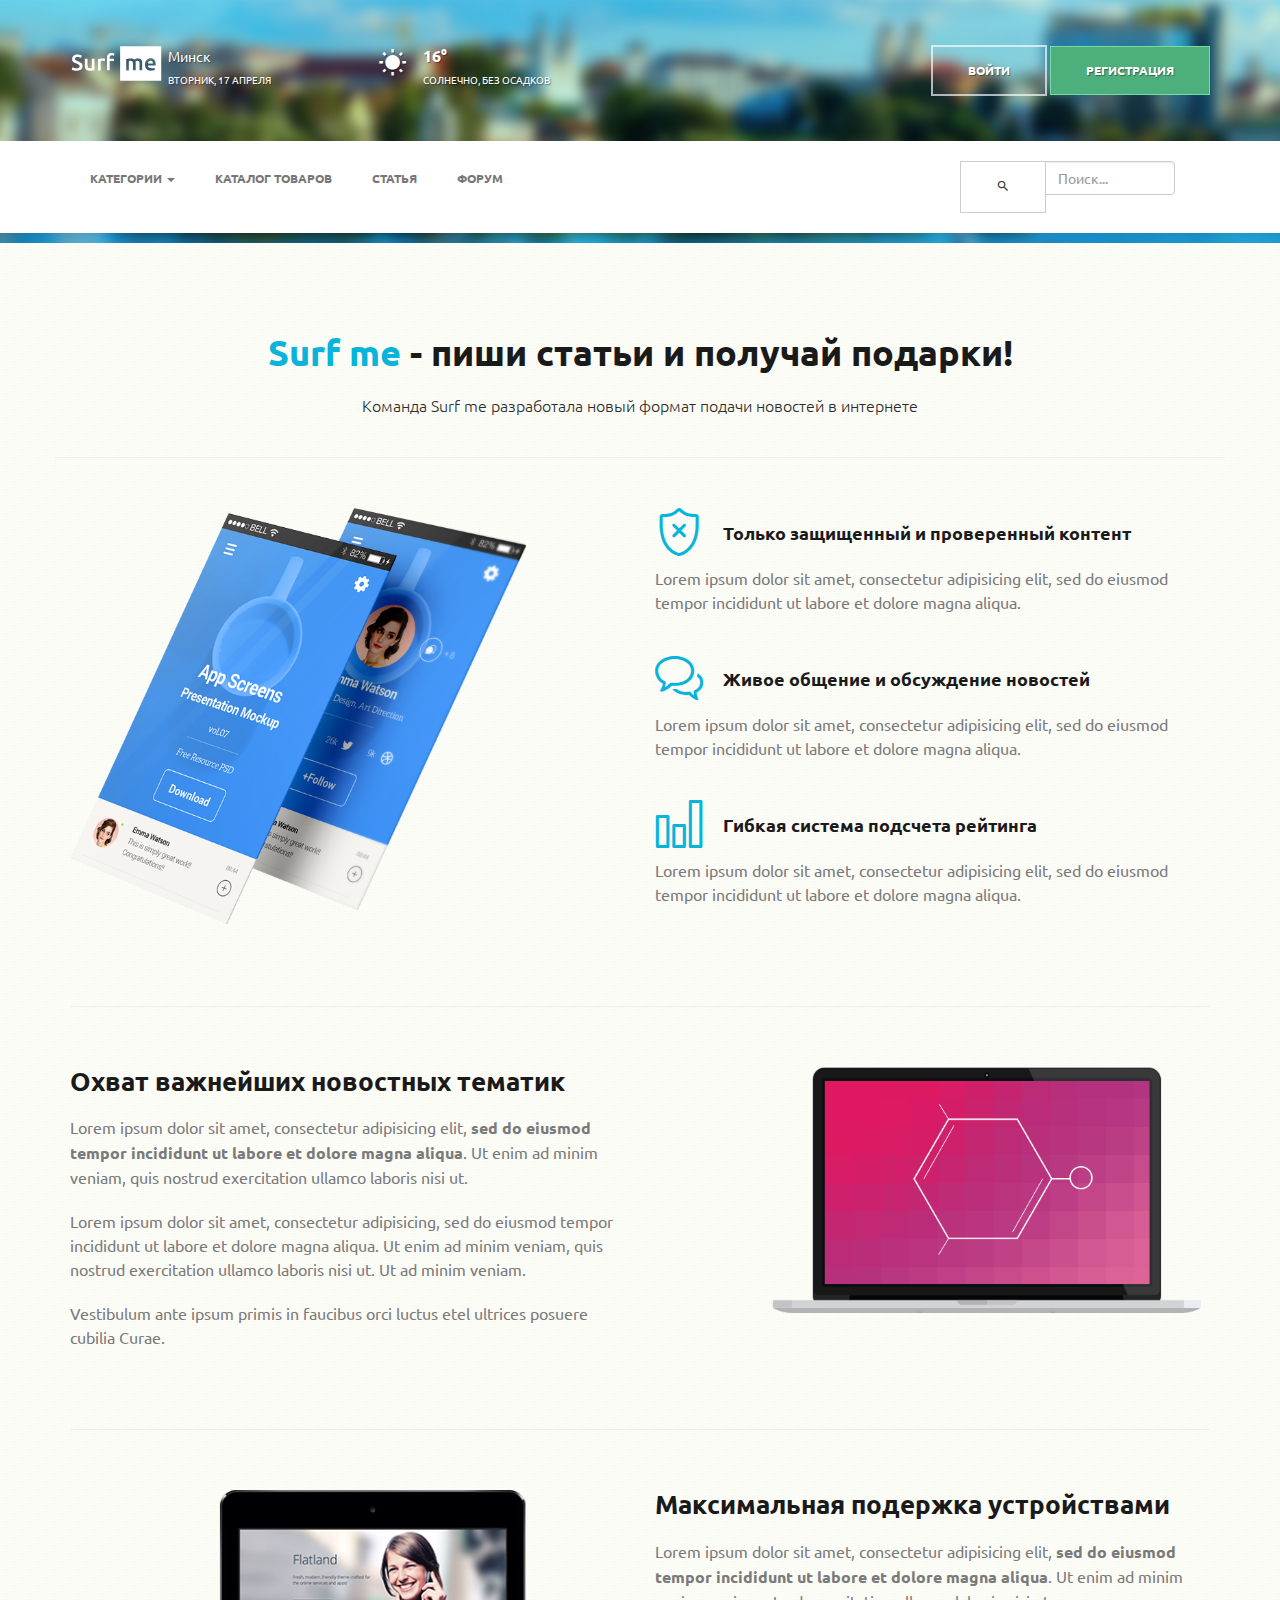
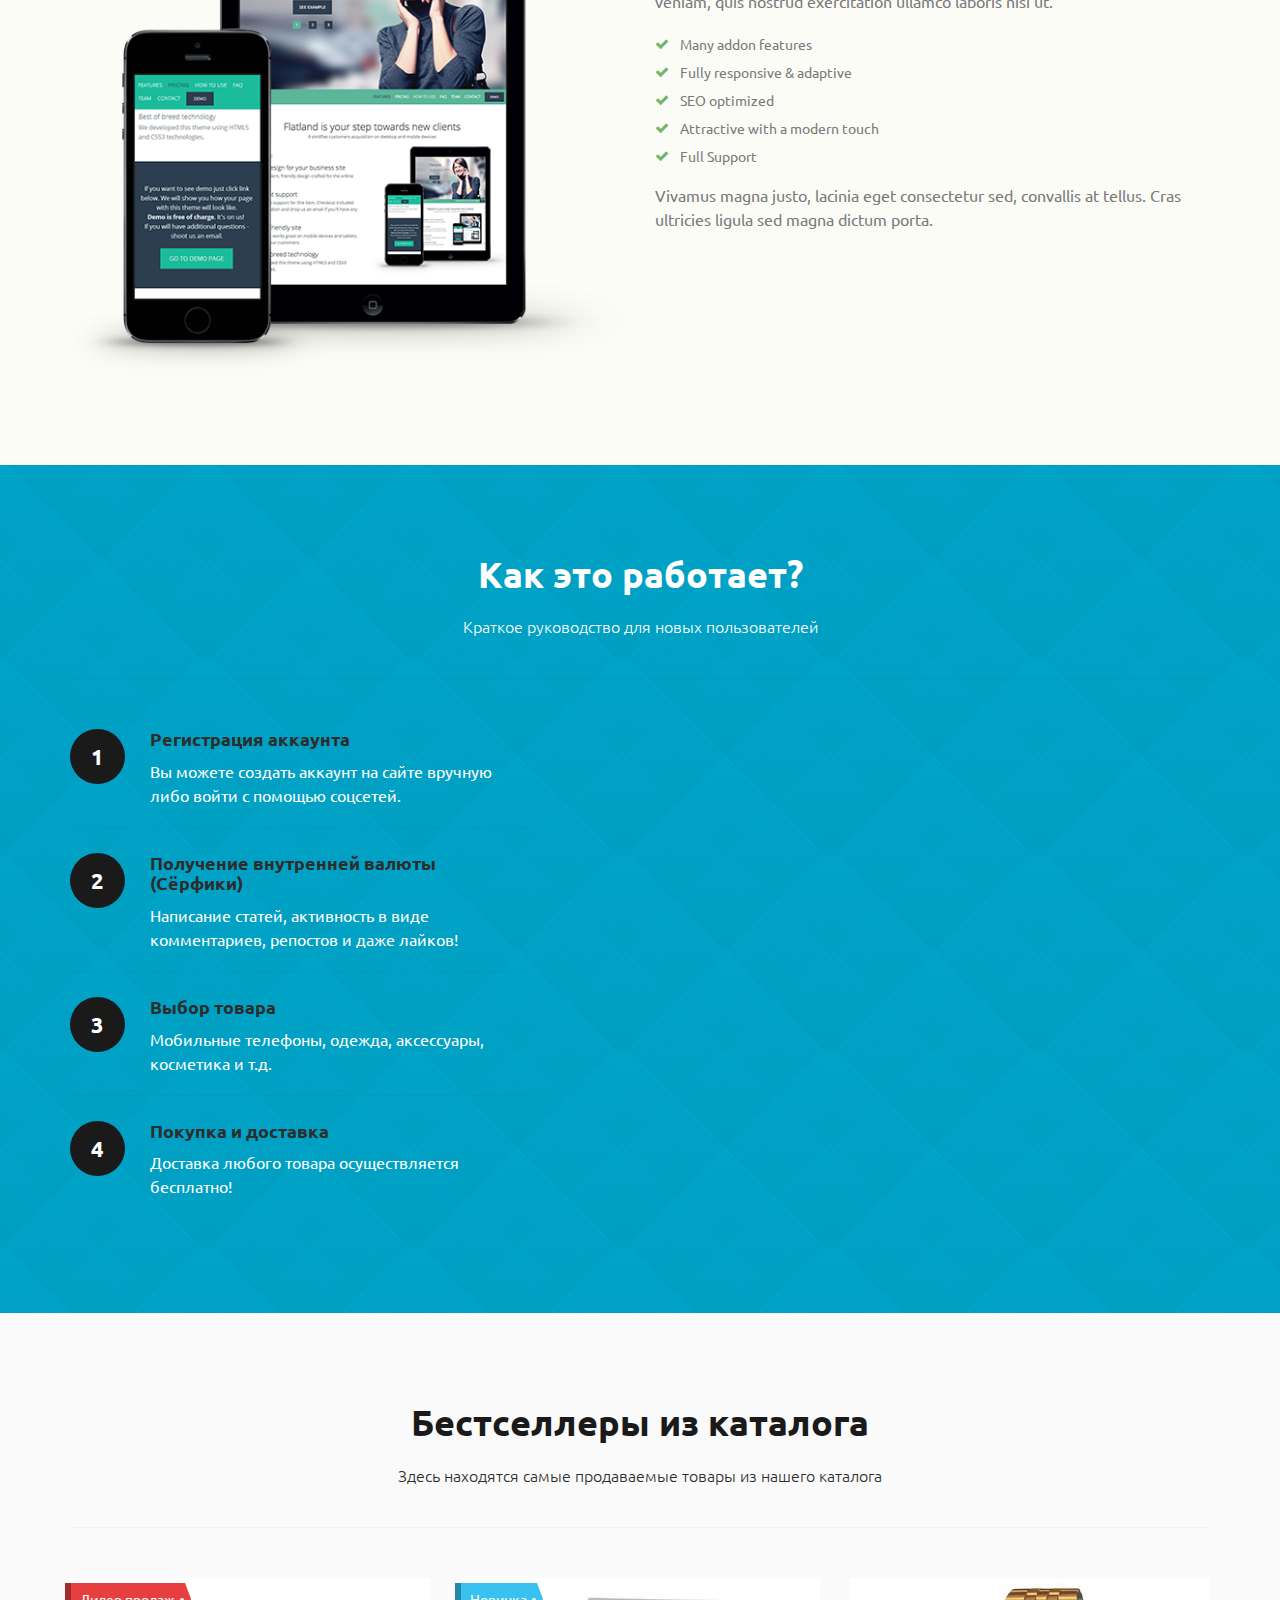
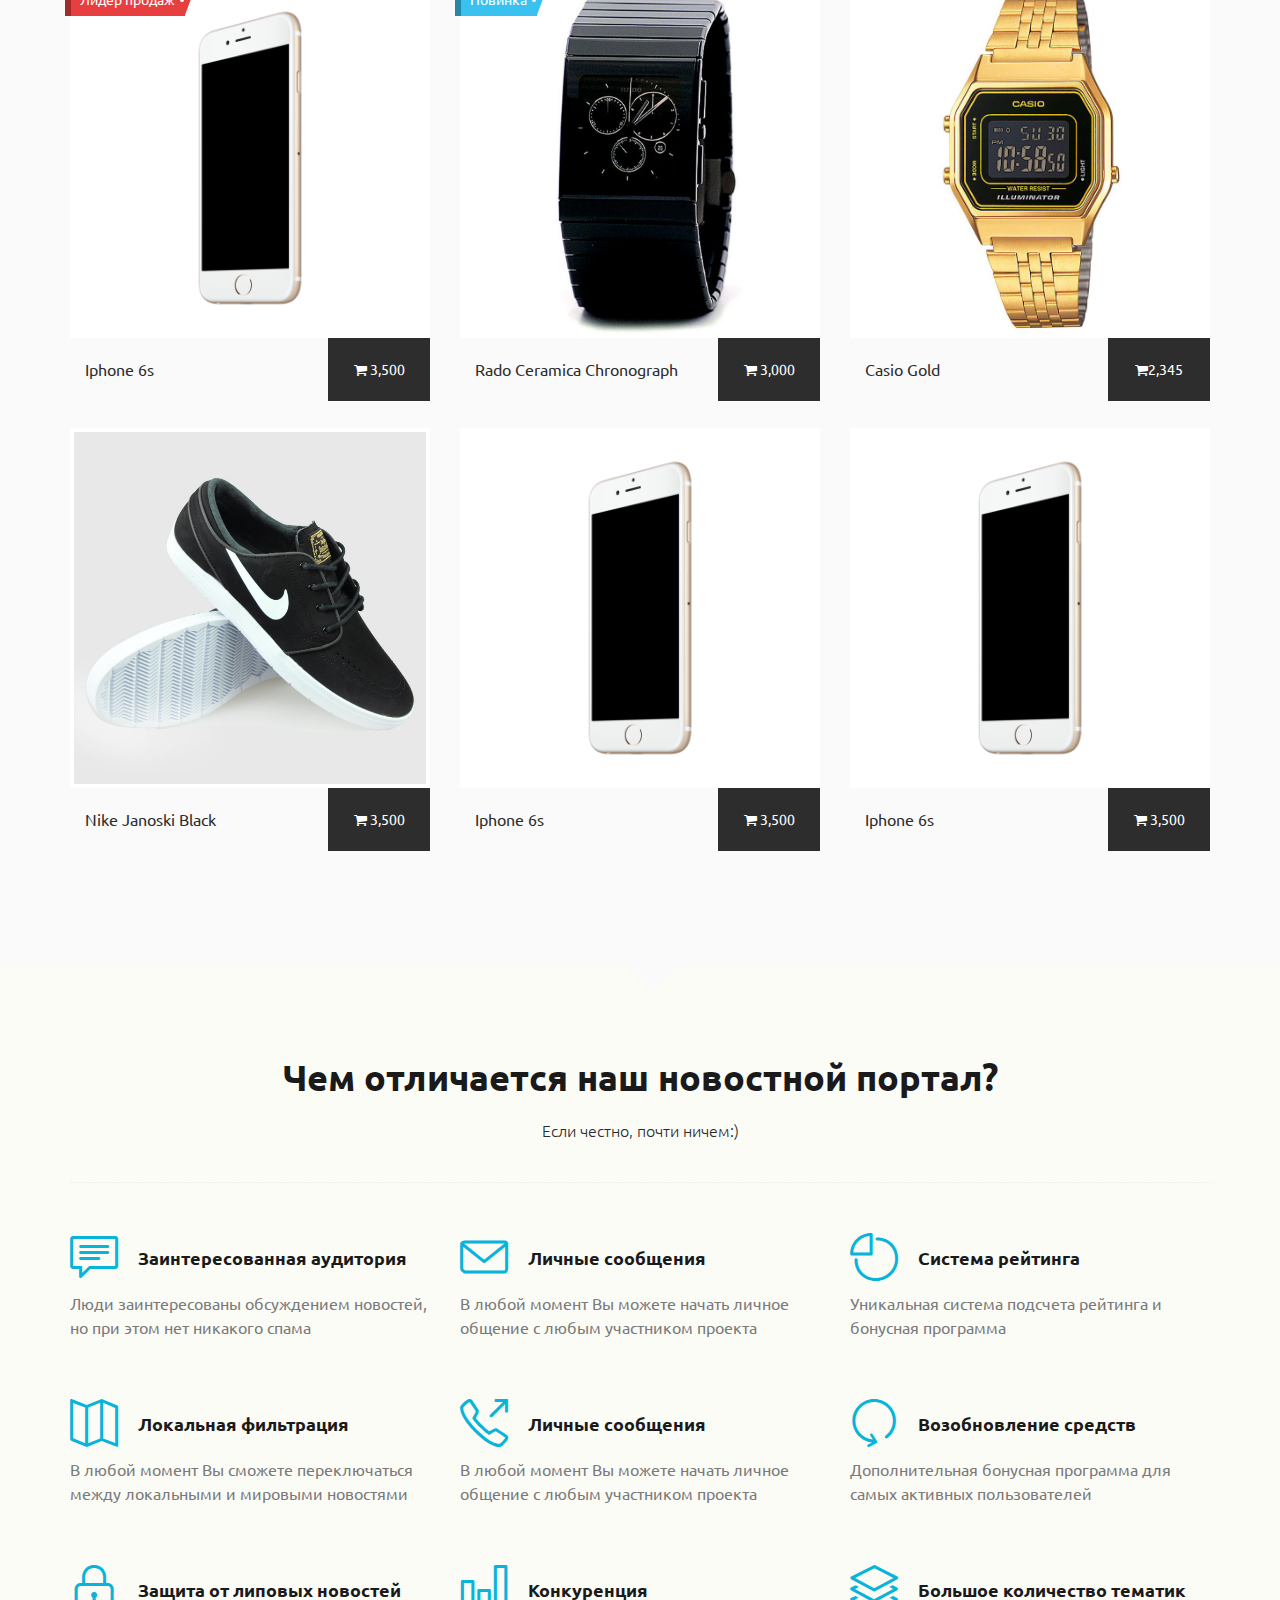
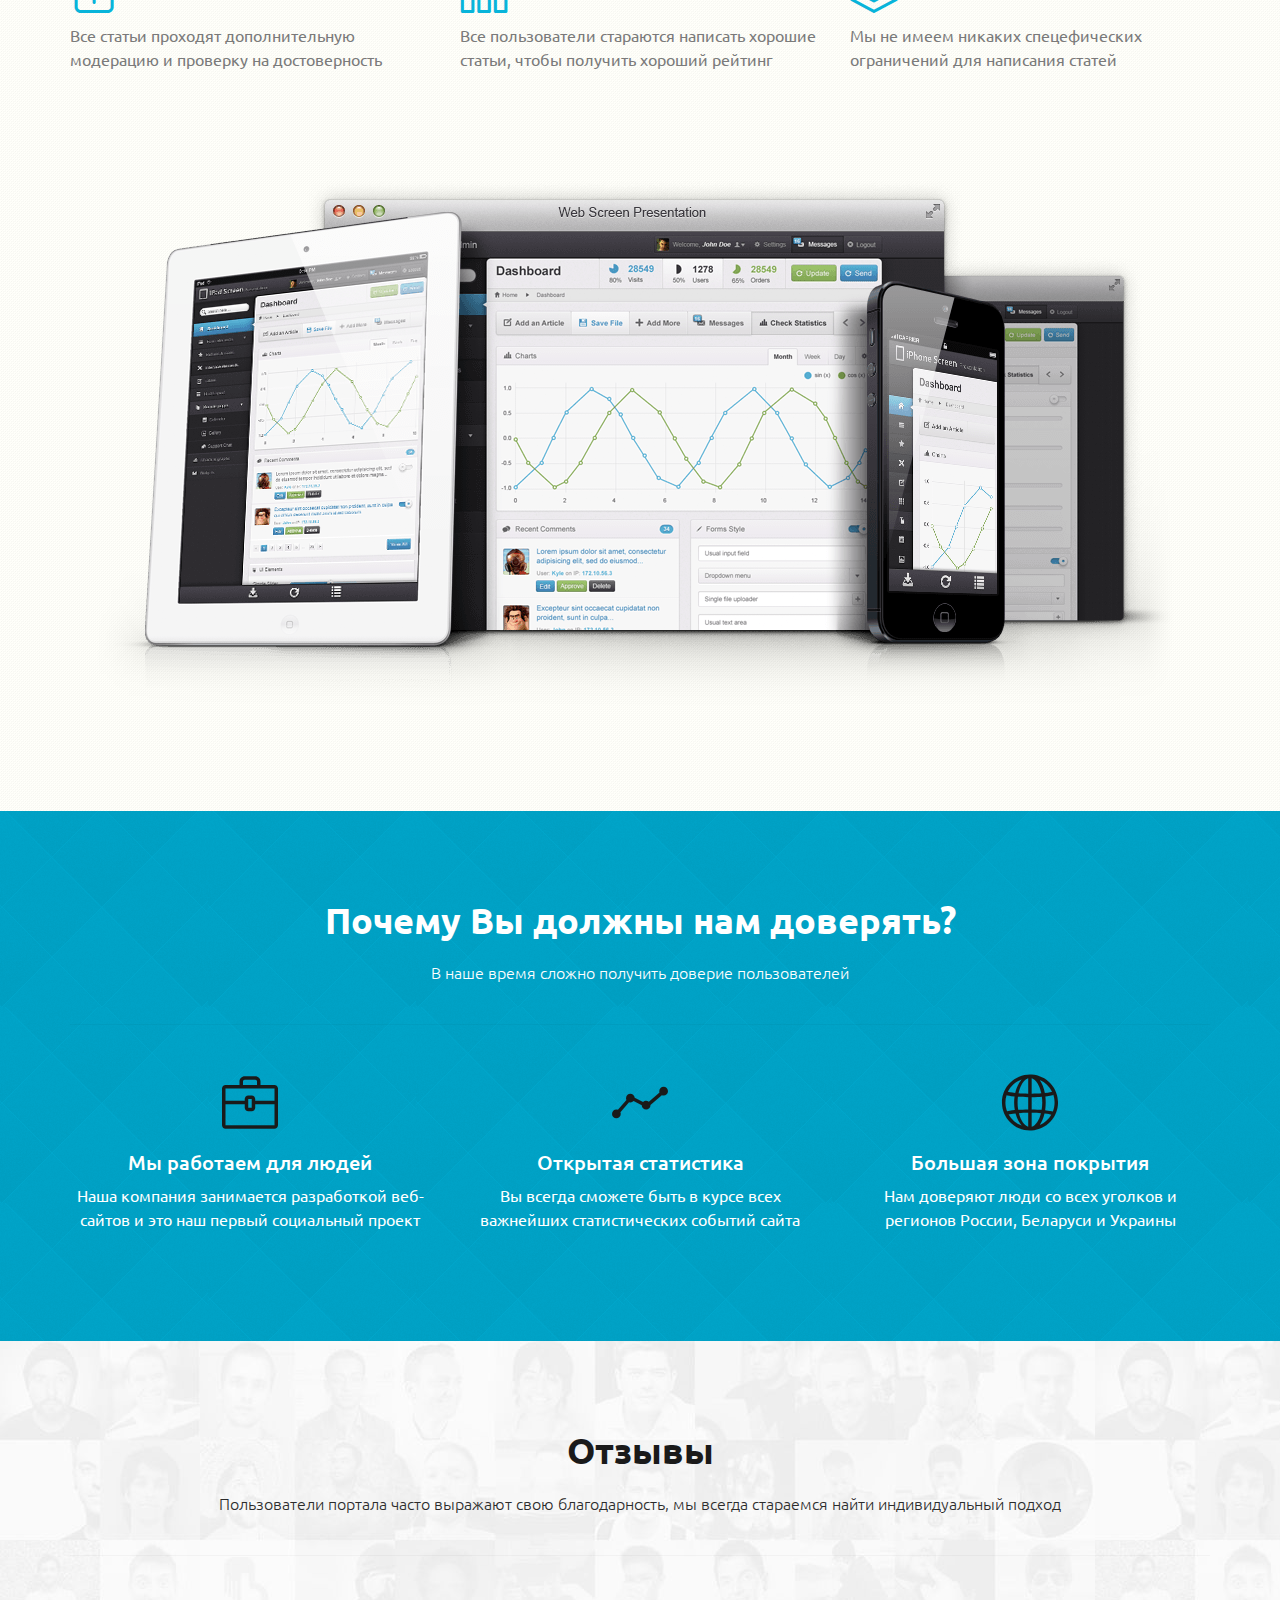
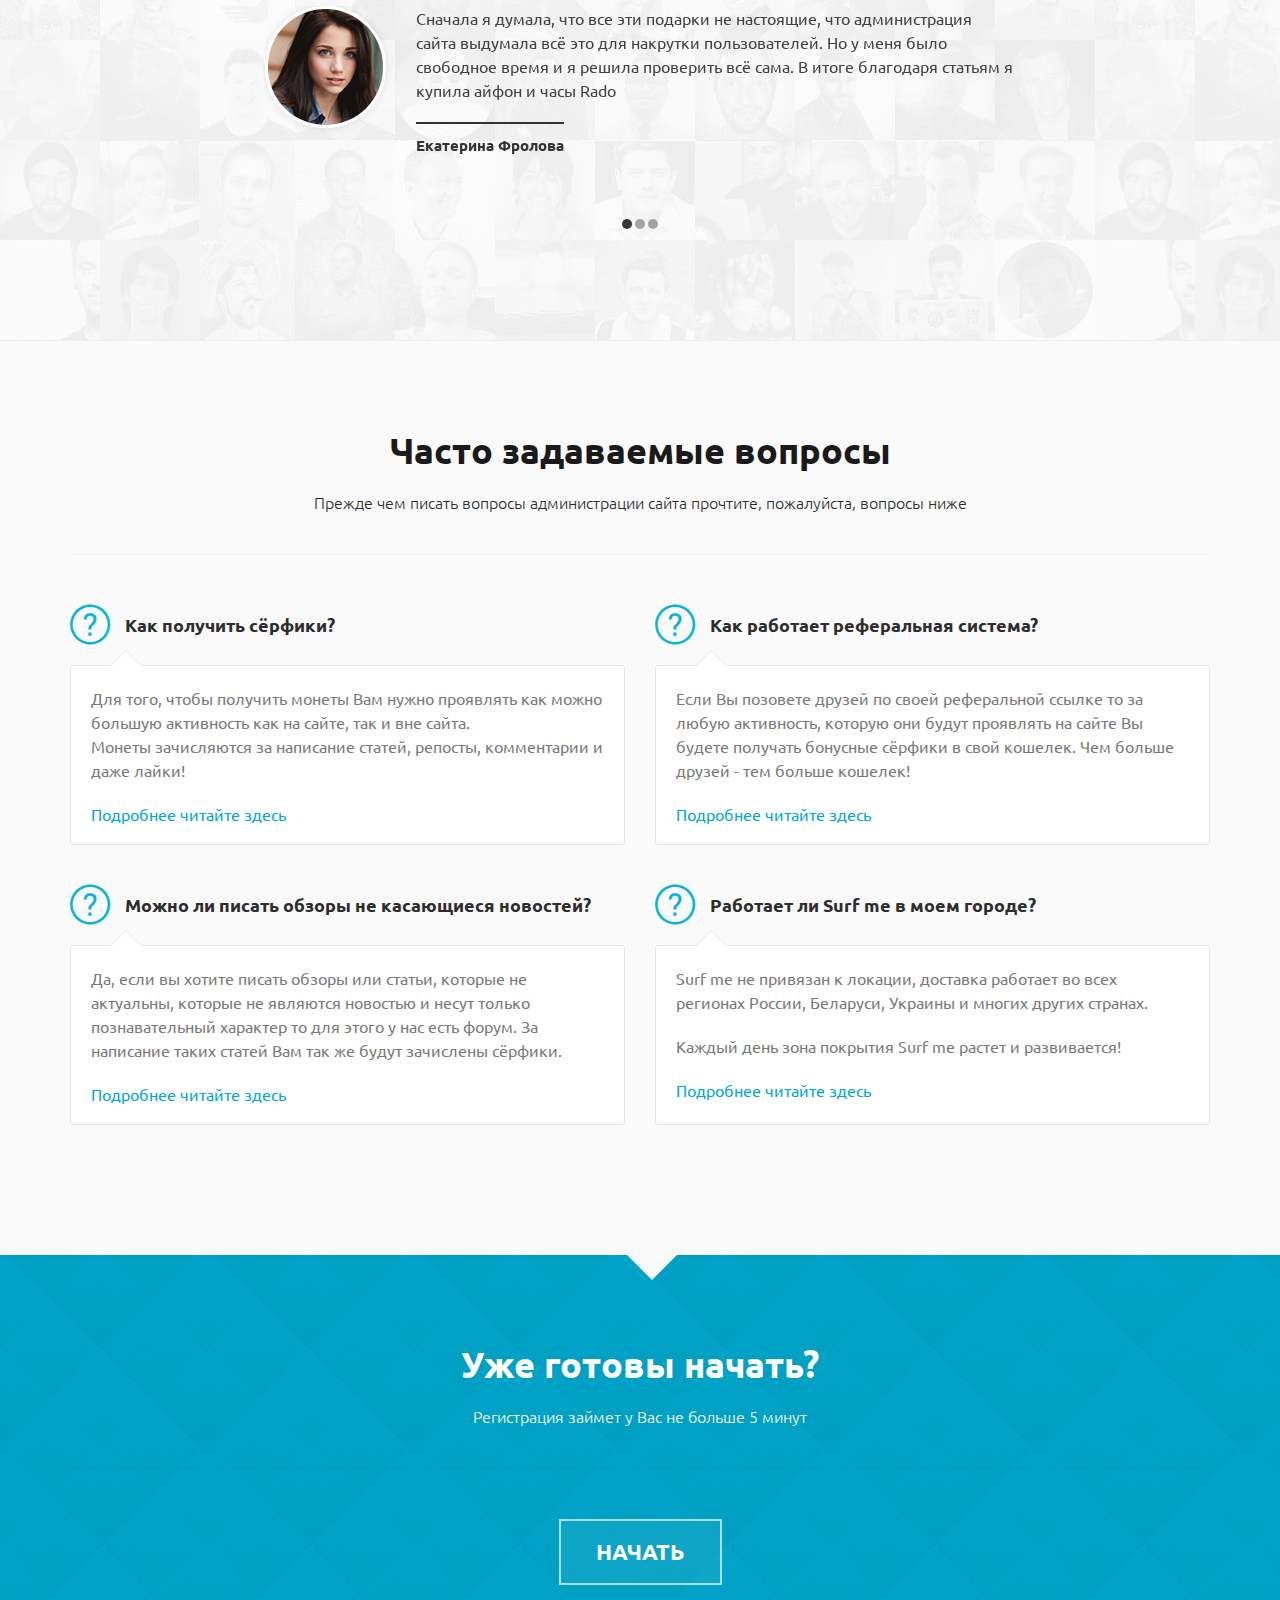
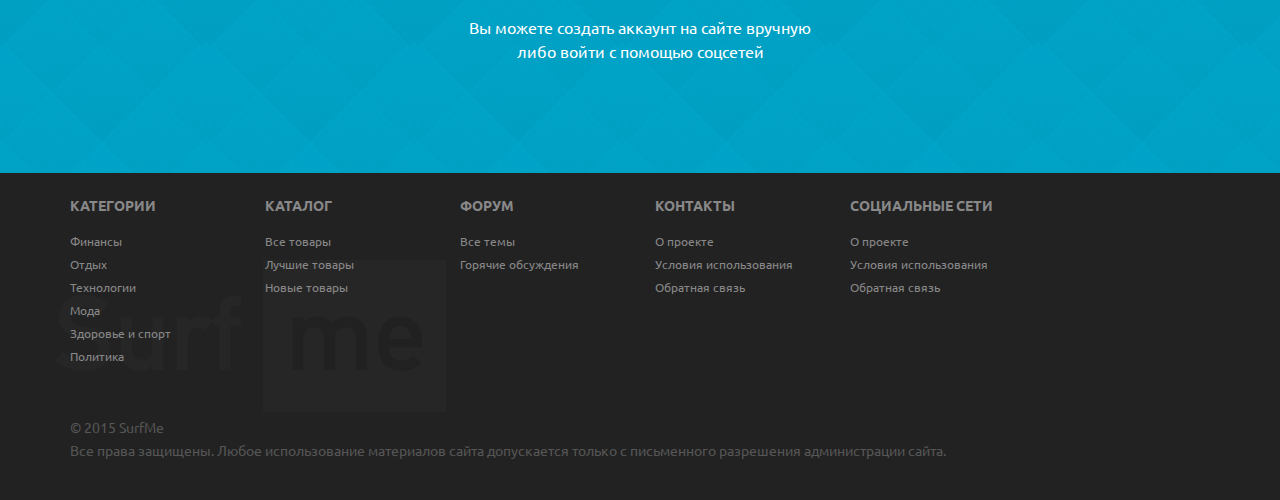
<file: index.html>
﻿<!DOCTYPE html>
<html lang="en">
<head>
    <meta charset="utf-8">
    <meta http-equiv="X-UA-Compatible" content="IE=edge">
    <meta name="viewport" content="width=device-width, initial-scale=1">
    <!-- The above 3 meta tags *must* come first in the head; any other head content must come *after* these tags -->
    <title>
        Surf
    </title>
    <!-- Libs CSS -->
    <link href="css/bootstrap.css" rel="stylesheet">
    <link href="css/simple-line-icons.css" rel="stylesheet">
    <link href="css/font-awesome.min.css" rel="stylesheet">
    <link href="css/prettyPhoto.css" rel="stylesheet" type="text/css" media="all" />
    <link rel="stylesheet" href="css/animate.css">
    <!-- Template CSS -->
    <link href="css/style.css" rel="stylesheet"> 
    <!-- Google Fonts -->
    <link href='http://fonts.googleapis.com/css?family=Raleway:400,700,800&amp;subsetting=all' rel='stylesheet' type='text/css'>
    <link href='http://fonts.googleapis.com/css?family=Open+Sans:400italic,400,800,700,300' rel='stylesheet' type='text/css'>
    <link href='http://fonts.googleapis.com/css?family=Ubuntu:300,400,700' rel='stylesheet' type='text/css'>
        <!--[if lt IE 9]>
            <script src="./js/html5shiv.js"></script>
            <script src="./js/respond.js"></script>
            <meta http-equiv="X-UA-Compatible" content="IE=edge">
            <![endif]-->
            <script src="https://ajax.googleapis.com/ajax/libs/jquery/1.11.2/jquery.min.js"></script>
            <!-- CSS and Scripts -->
            <!-- <link href="css/bootstrap_override.css" rel="stylesheet"> -->
            <link href="less/layout.min.css" rel="stylesheet">
            <!-- <link href="less/index.min.css" rel="stylesheet"> -->
            <!-- <link href="plugins/sliderpro/slider-pro.min.css" rel="stylesheet"> -->

        </head>
        <body>
            <!-- <div class="footer-wrapper"> -->
            <div id="js-header"></div>
            <script type="text/javascript">
                $("#js-header").load("header.html");
            </script>
<section id="intro" class="section">
    <div class="container">
        <div class="row">
            <div class="col-md-12 headline">
                <h2><span class="blue">Surf me</span> - пиши статьи и получай подарки!</h2>
                <p class="thin">Команда Surf me разработала новый формат подачи новостей в интернете</p>
            </div>
        </div>
        <div class="row">
            <div class="col-lg-5 col-md-5">
                <img src="img/inclined.png" class="img-responsive" alt="" title="">
            </div>
            <div class="col-lg-6 col-md-6 col-md-offset-1">
                <div class="features"><!-- Main Points -->
                    <i class="line-font blue icon-shield"></i><!-- Main Point Icon -->
                    <h3>Только защищенный и проверенный контент</h3><!-- Main Title -->
                    <p>Lorem ipsum dolor sit amet, consectetur adipisicing elit, sed do eiusmod tempor incididunt ut labore et dolore magna aliqua. </p><!-- Main Text -->
                </div><!-- End Main Points -->
                <div class="features">
                    <i class="line-font blue icon-bubbles"></i>
                    <h3>Живое  общение и обсуждение новостей</h3>
                    <p>Lorem ipsum dolor sit amet, consectetur adipisicing elit, sed do eiusmod tempor incididunt ut labore et dolore magna aliqua. </p>
                </div>
                <div class="features">
                    <i class="line-font blue icon-bar-chart"></i>
                    <h3>Гибкая система подсчета рейтинга</h3>
                    <p>Lorem ipsum dolor sit amet, consectetur adipisicing elit, sed do eiusmod tempor incididunt ut labore et dolore magna aliqua. </p>
                </div>
            </div>
        </div>
        <hr class="separator60"><!-- Separator -->
        <div class="row">
            <div class="col-md-6">
                <h2>Охват важнейших новостных тематик</h2>
                <p>Lorem ipsum dolor sit amet, consectetur adipisicing elit, <strong>sed do eiusmod tempor incididunt ut labore et dolore magna aliqua</strong>. Ut enim ad minim veniam, quis nostrud exercitation ullamco laboris nisi ut.</p>
                <p>Lorem ipsum dolor sit amet, consectetur adipisicing, sed do eiusmod tempor incididunt ut labore et dolore magna aliqua. Ut enim ad minim veniam, quis nostrud exercitation ullamco laboris nisi ut. Ut ad minim veniam.</p>
                <p>Vestibulum ante ipsum primis in faucibus orci luctus etel ultrices posuere cubilia Curae.</p>
            </div>
            <div class="col-md-5 col-md-offset-1">
                <img src="img/imac2.png" class="img-responsive" alt="" title="">
            </div>
        </div>
        <hr class="separator60">
        <div class="row">
            <div class="col-md-6">
                <img src="img/devices.png" class="img-responsive" alt="" title="">
            </div>
            <div class="col-md-6">
                <div class="margintop">
                    <h2>Максимальная подержка устройствами</h2>
                    <p>Lorem ipsum dolor sit amet, consectetur adipisicing elit, <strong>sed do eiusmod tempor incididunt ut labore et dolore magna aliqua</strong>. Ut enim ad minim veniam, quis nostrud exercitation ullamco laboris nisi ut.</p>
                    <ul class="green-arrow"><!--Green arrow list -->
                        <li>Many addon features</li>
                        <li>Fully responsive &amp; adaptive</li>
                        <li>SEO optimized</li>
                        <li>Attractive with a modern touch</li>
                        <li>Full Support</li>
                    </ul>
                    <p>Vivamus magna justo, lacinia eget consectetur sed, convallis at tellus. Cras ultricies ligula sed magna dictum porta.</p>
                </div>
            </div>
        </div>
    </div>
</section>
<!-- End Intro -->

<!-- How It Works -->
<section id="how-it-works" class="section bg-blue-pattern white-text">
    <div class="container">
        <div class="row">
            <div class="col-lg-12">
                <div class="headline white-text">
                    <h2>Как это работает?</h2>
                    <p class="white-text">Краткое руководство для новых пользователей</p>
                </div>
            </div>
        </div>
        <div class="row">
            <div class="col-md-5">
                <!-- How It Works List -->
                <ul class="steps-list">
                    <li>
                        <span>1</span><!-- Step Number -->
                        <h4>Регистрация аккаунта</h4><!-- Step Title -->
                        <p>Вы можете создать аккаунт на сайте вручную
                            либо войти с помощью соцсетей.</p><!-- Step Description -->
                        </li>
                        <li>
                            <span>2</span>
                            <h4>Получение внутренней валюты (Сёрфики)</h4>
                            <p>Написание статей, активность в виде комментариев,
                                репостов и даже лайков!</p>
                            </li>
                            <li>
                                <span>3</span>
                                <h4>Выбор товара</h4>
                                <p>Мобильные телефоны, одежда, аксессуары,
                                    косметика и т.д.</p>
                                </li>
                                <li>
                                    <span>4</span>
                                    <h4>Покупка и доставка</h4>
                                    <p>Доставка любого товара осуществляется бесплатно!</p>
                                </li>
                            </ul>                   
                            <!-- End How It Works List -->
                        </div>
                        <div class="col-md-7">
                            <div class="video-container">
                                <iframe src="http://player.vimeo.com/video/75188030"></iframe> <!-- Responsive video iframe -->
                            </div>
                        </div>  
                    </div>
                </div>
            </section>
            <!-- End How it Works -->   

            <!-- Portfolio -->
            <section id="portfolio" class="section bg-grey arrow-bottom">
                <div class="container">
                    <div class="row">
                        <div class="col-lg-12">
                            <div class="headline">
                                <h2>Бестселлеры из каталога</h2>
                                <p>Здесь находятся самые продаваемые товары из нашего каталога</p>
                            </div>
                        </div>
                    </div>
                    <div class="row">
                        <div class="col-xs-6 col-sm-6 col-md-4">
                            <!-- Start Portfolio Item -->
                            <div class="item">
                                <div class="tag background-orange">
                                            Лидер продаж
                                        </div><!--Information label -->
                                <div class="hover-details">

                                    <img class="img-responsive img-thumbnail" src="img/items/item-iphone6s.png" alt="" title="" /><!-- Image Thumbnail  -->
                                    <div class="img-cover">
                                        <a href="img/items/item-iphone6s.png" class="img-zoom" data-gal="prettyPhoto"><i class="icon-magnifier"></i></a><!-- Large Image  -->
                                        <h3>Iphone 6s 16GB</h3><!-- Image Description  -->
                                    </div>
                                </div>
                                <div class="item-details">
                                    <div class="name"><span>Iphone 6s</span></div>
                                    <div class="price"> <i class="fa fa-shopping-cart white"></i> <span>3,500</span></div>
                                </div>
                            </div>
                            <!-- End Portfolio Item  -->
                        </div>

                        <div class="col-xs-6 col-sm-6 col-md-4">
                            <!-- Start Portfolio Item -->
                            <div class="item">
                                <div class="tag background-blue">
                                            Новинка
                                        </div>
                                <div class="hover-details">

                                    <img class="img-responsive img-thumbnail" src="img/items/item-rado.png" alt="" title="" /><!-- Image Thumbnail  -->
                                    <div class="img-cover">
                                        <a href="img/items/item-rado.png" class="img-zoom" data-gal="prettyPhoto"><i class="icon-magnifier"></i></a><!-- Large Image  -->
                                        <h3>Rado Ceramica Chronograph Mens Watch R21715152</h3><!-- Image Description  -->
                                    </div>
                                </div>
                                <div class="item-details">
                                    <div class="name"><span>Rado Ceramica Chronograph </span></div>
                                    <div class="price"> <i class="fa fa-shopping-cart white"></i> <span>3,000</span></div>
                                </div>
                            </div>
                            <!-- End Portfolio Item  -->
                        </div>

                        <div class="col-xs-6 col-sm-6 col-md-4">
                            <!-- Start Portfolio Item -->
                            <div class="item">
                                <div class="hover-details">

                                    <img class="img-responsive img-thumbnail" src="img/items/item-casio.png" alt="" title="" /><!-- Image Thumbnail  -->
                                    <div class="img-cover">
                                        <a href="img/items/item-casio.png" class="img-zoom" data-gal="prettyPhoto"><i class="icon-magnifier"></i></a><!-- Large Image  -->
                                        <h3>Casio Gold</h3><!-- Image Description  -->
                                    </div>
                                </div>
                                <div class="item-details">
                                    <div class="name">Casio Gold</div>
                                    <div class="price"> <i class="fa fa-shopping-cart white"></i><span>2,345</span></div>
                                </div>
                            </div>
                            <!-- End Portfolio Item  -->
                        </div>
                        </div>

                        <div class="row">

                            <div class="col-xs-6 col-sm-6 col-md-4">
                                <!-- Start Portfolio Item -->
                                <div class="item">

                                    <div class="hover-details">

                                        <img class="img-responsive img-thumbnail" src="img/items/item-nike.png" alt="" title="" /><!-- Image Thumbnail  -->
                                        <div class="img-cover">
                                            <a href="img/items/item-nike.png" class="img-zoom" data-gal="prettyPhoto"><i class="icon-magnifier"></i></a><!-- Large Image  -->
                                            <h3>Nike Janoski</h3><!-- Image Description  -->
                                        </div>
                                    </div>
                                    <div class="item-details">
                                        <div class="name">Nike Janoski Black</div>
                                        <div class="price"> <i class="fa fa-shopping-cart white"></i> <span>3,500</span></div>
                                    </div>
                                </div>
                                <!-- End Portfolio Item  -->
                            </div>
                            <div class="col-xs-6 col-sm-6 col-md-4">
                                <!-- Start Portfolio Item -->
                                <div class="item">

                                    <div class="hover-details">

                                        <img class="img-responsive img-thumbnail" src="img/items/item-iphone6s.png" alt="" title="" /><!-- Image Thumbnail  -->
                                        <div class="img-cover">
                                            <a href="img/items/item-iphone6s.png" class="img-zoom" data-gal="prettyPhoto"><i class="icon-magnifier"></i></a><!-- Large Image  -->
                                            <h3>Iphone 6s 16GB</h3><!-- Image Description  -->
                                        </div>
                                    </div>
                                    <div class="item-details">
                                        <div class="name">Iphone 6s</div>
                                        <div class="price"> <i class="fa fa-shopping-cart white"></i> <span>3,500</span></div>
                                    </div>
                                </div>
                                <!-- End Portfolio Item  -->
                            </div>
                            <div class="col-xs-6 col-sm-6 col-md-4">
                                <!-- Start Portfolio Item -->
                                <div class="item">

                                    <div class="hover-details">

                                        <img class="img-responsive img-thumbnail" src="img/items/item-iphone6s.png" alt="" title="" /><!-- Image Thumbnail  -->
                                        <div class="img-cover">
                                            <a href="img/items/item-iphone6s.png" class="img-zoom" data-gal="prettyPhoto"><i class="icon-magnifier"></i></a><!-- Large Image  -->
                                            <h3>Iphone 6s 16GB</h3><!-- Image Description  -->
                                        </div>
                                    </div>
                                    <div class="item-details">
                                        <div class="name">Iphone 6s</div>
                                        <div class="price"> <i class="fa fa-shopping-cart white"></i> <span>3,500</span></div>
                                    </div>
                                </div>
                                <!-- End Portfolio Item  -->
                            </div>

                        </div>      
                    </div>
                </section>
                <!-- End Portfolio -->

                <!-- Features -->
                <section id="features" class="section">
                    <div class="container">
                        <div class="row">
                            <div class="col-lg-12">
                                <div class="headline">
                                    <h2>Чем отличается наш новостной портал?</h2>
                                    <p>Если честно, почти ничем:)</p>
                                </div>
                            </div>
                        </div>
                        <div class="row">
                            <div class="col-md-4 col-sm-4 features"><!-- Start Feature -->
                                <i class="line-font blue icon-speech"></i><!-- Feature Icon -->
                                <h3>Заинтересованная аудитория</h3><!-- Feature Title -->
                                <p>Люди заинтересованы обсуждением
                                    новостей, но при этом нет никакого спама</p><!-- Feature Text -->
                                </div><!-- End Feature -->
                                <div class="col-md-4 col-sm-4 features">
                                    <i class="line-font blue icon-envelope"></i>
                                    <h3>Личные сообщения</h3>
                                    <p>В любой момент Вы можете начать личное
                                        общение с любым участником проекта</p>
                                    </div>
                                    <div class="col-md-4 col-sm-4 features">
                                        <i class="line-font blue icon-pie-chart"></i>
                                        <h3>Система рейтинга</h3>
                                        <p>Уникальная система подсчета рейтинга
                                            и бонусная программа</p>
                                        </div>
                                    </div>
                                    <div class="row">
                                        <div class="col-md-4 col-sm-4 features">
                                            <i class="line-font blue icon-map"></i>
                                            <h3>Локальная фильтрация</h3>
                                            <p>В любой момент Вы сможете переключаться
                                                между локальными и мировыми новостями</p>
                                            </div>
                                            <div class="col-md-4 col-sm-4 features">
                                                <i class="line-font blue icon-call-out"></i>
                                                <h3>Личные сообщения</h3>
                                                <p>В любой момент Вы можете начать личное
                                                    общение с любым участником проекта</p>
                                                </div>
                                                <div class="col-md-4 col-sm-4 features">
                                                    <i class="line-font blue icon-reload"></i>
                                                    <h3>Возобновление средств</h3>
                                                    <p>Дополнительная бонусная программа для
                                                        самых активных пользователей</p>
                                                    </div>
                                                </div>
                                                <div class="row">
                                                    <div class="col-md-4 col-sm-4 features">
                                                        <i class="line-font blue icon-lock"></i>
                                                        <h3>Защита от липовых новостей</h3>
                                                        <p>Все статьи проходят дополнительную
                                                            модерацию и проверку на достоверность</p>
                                                        </div>
                                                        <div class="col-md-4 col-sm-4 features">
                                                            <i class="line-font blue icon-bar-chart"></i>
                                                            <h3>Конкуренция</h3>
                                                            <p>Все пользователи стараются написать хорошие
                                                                статьи, чтобы получить хороший рейтинг</p>
                                                            </div>
                                                            <div class="col-md-4 col-sm-4 features">
                                                                <i class="line-font blue icon-layers"></i>
                                                                <h3>Большое количество тематик</h3>
                                                                <p>Мы не имеем никаких спецефических
                                                                    ограничений для написания статей</p>
                                                                </div>
                                                            </div>
                                                            <div class="row text-center">
                                                                <div class="col-md-12">
                                                                    <img src="img/apple.png" class="img-responsive" alt="" title="" />
                                                                </div>
                                                            </div>
                                                        </div>
                                                    </section>
                                                    <!--End Features -->

                                                    <!-- Three Main Points -->
                                                    <section id="three-main" class="section bg-blue-pattern white-text">
                                                        <div class="container">
                                                            <div class="row">
                                                                <div class="col-lg-12">
                                                                    <div class="headline">
                                                                        <h2>Почему Вы должны нам доверять?</h2>
                                                                        <p class="white-text">В наше время сложно получить доверие пользователей</p>
                                                                    </div>
                                                                </div>
                                                            </div>
                                                            <div class="row text-center">
                                                                <div class="col-md-4">
                                                                    <div class="main-point"><!-- Main Point -->
                                                                        <i class="line-font icon-briefcase"></i><!-- Main Point Icon -->
                                                                        <h3>Мы работаем для людей</h3><!-- Main Point Title -->
                                                                        <p>Наша компания занимается разработкой
                                                                            веб-сайтов и это наш первый социальный проект </p><!-- Main Point Text -->
                                                                        </div><!-- End Main Point -->
                                                                    </div>
                                                                    <div class="col-md-4">
                                                                        <div class="main-point">
                                                                            <i class="line-font icon-graph"></i>
                                                                            <h3>Открытая статистика</h3>
                                                                            <p>Вы всегда сможете быть в курсе всех
                                                                                важнейших статистических событий сайта</p>
                                                                            </div>
                                                                        </div>
                                                                        <div class="col-md-4">
                                                                            <div class="main-point">
                                                                                <i class="line-font icon-globe"></i>
                                                                                <h3>Большая зона покрытия</h3>
                                                                                <p>Нам доверяют люди со всех уголков
                                                                                    и регионов России, Беларуси и Украины</p>
                                                                                </div>
                                                                            </div>              
                                                                        </div>
                                                                    </div>
                                                                </section>
                                                                <!--End Three Main Points -->

                                                                <!--Testimonials -->
                                                                <section id="testimonials" class="section bg-testimonial cover border-bottom">
                                                                    <div class="container">
                                                                        <div class="row">
                                                                            <div class="col-lg-12">
                                                                                <div class="headline">
                                                                                    <h2>Отзывы</h2>
                                                                                    <p>Пользователи портала часто выражают свою благодарность, мы всегда стараемся найти индивидуальный подход </p>
                                                                                </div>
                                                                            </div>
                                                                        </div>  
                                                                        <div class="row">
                                                                            <div class="col-md-8 col-md-offset-2">
                                                                                <!-- Start Testimonial Slider -->
                                                                                <div class="carousel slide carousel-mod" data-ride="carousel" id="testimonial">
                                                                                    <div class="carousel-inner">
                                                                                        <!-- Testimonial #1  -->
                                                                                        <div class="item active">
                                                                                            <div class="testimonial-inner">
                                                                                                <img src="img/testimonial-user-th.png" alt="" title="" /><!-- Testimonial Image  -->
                                                                                                <p>Сначала я думала, что все эти подарки не настоящие, что администрация сайта
                                                                                                    выдумала всё это для накрутки пользователей. Но у меня было свободное время
                                                                                                    и я решила проверить всё сама. В итоге благодаря статьям я купила айфон и часы Rado </p><!-- Tesimonial  -->
                                                                                                    <small>Екатерина Фролова</small><!-- Testimonial Author  -->
                                                                                                </div>
                                                                                            </div>
                                                                                            <!-- End Testimonial #1  -->
                                                                                            <div class="item">
                                                                                                <div class="testimonial-inner">
                                                                                                    <img src="img/testimonial-user-th.png" alt="" title="" /><!-- Testimonial Image  -->
                                                                                                    <p>Сначала я думала, что все эти подарки не настоящие, что администрация сайта
                                                                                                        выдумала всё это для накрутки пользователей. Но у меня было свободное время
                                                                                                        и я решила проверить всё сама. В итоге благодаря статьям я купила айфон и часы Rado </p><!-- Tesimonial  -->
                                                                                                        <small>Екатерина Фролова</small><!-- Testimonial Author  -->
                                                                                                    </div>
                                                                                                </div>              
                                                                                                <div class="item">
                                                                                                    <div class="testimonial-inner">
                                                                                                        <img src="img/testimonial-user-th.png" alt="" title="" /><!-- Testimonial Image  -->
                                                                                                        <p>Сначала я думала, что все эти подарки не настоящие, что администрация сайта
                                                                                                            выдумала всё это для накрутки пользователей. Но у меня было свободное время
                                                                                                            и я решила проверить всё сама. В итоге благодаря статьям я купила айфон и часы Rado </p><!-- Tesimonial  -->
                                                                                                            <small>Екатерина Фролова</small><!-- Testimonial Author  -->
                                                                                                        </div>
                                                                                                    </div>                  
                                                                                                </div>
                                                                                                <!-- Testimonial Navigation  -->
                                                                                                <ol class="carousel-indicators">
                                                                                                    <li data-target="#testimonial" data-slide-to="0" class="active"></li>
                                                                                                    <li data-target="#testimonial" data-slide-to="1"></li>
                                                                                                    <li data-target="#testimonial" data-slide-to="2"></li>
                                                                                                </ol>
                                                                                                <!-- End Testimonial Navigation  -->
                                                                                            </div>
                                                                                        </div>
                                                                                    </div>
                                                                                </div>
                                                                            </section>
                                                                            <!-- End Testimonials -->

                                                                            <!-- FAQ -->
                                                                            <section id="faq" class="section bg-grey  arrow-bottom">
                                                                                <div class="container">
                                                                                    <div class="row">
                                                                                        <div class="col-lg-12">
                                                                                            <div class="headline">
                                                                                                <h2>Часто задаваемые вопросы</h2>
                                                                                                <p>Прежде чем писать вопросы администрации сайта прочтите, пожалуйста, вопросы ниже</p>
                                                                                            </div>
                                                                                        </div>
                                                                                    </div>
                                                                                    <div class="row">
                                                                                        <div class="col-md-6 col-sm-6">
                                                                                            <div class="faq-body"><!-- FAQ -->
                                                                                                <i class="line-font blue icon-question"></i><!-- Question Mark Icon -->
                                                                                                <h4>Как получить сёрфики?</h4><!-- Question -->
                                                                                                <div class="answer"><!-- Answer -->
                                                                                                    <p>Для того, чтобы получить монеты Вам нужно проявлять как можно
большую активность как на сайте, так и вне сайта. <br>Монеты зачисляются за написание статей, репосты, комментарии и даже лайки!</p>
                                                                                                    <p><a href="#">Подробнее читайте здесь</a></p>
                                                                                                </div>
                                                                                            </div><!-- End FAQ -->
                                                                                            <div class="faq-body"><!-- FAQ -->
                                                                                                <i class="line-font blue icon-question"></i><!-- Question Mark Icon -->
                                                                                                <h4>Можно ли писать обзоры не касающиеся новостей?</h4><!-- Question -->
                                                                                                <div class="answer"><!-- Answer -->
                                                                                                   <p> Да, если вы хотите писать обзоры или статьи, которые не актуальны,
                                                                                                       которые не являются новостью и несут только познавательный
                                                                                                       характер то для этого у нас есть форум.
                                                                                                       За написание таких статей Вам так же будут зачислены сёрфики.</p>
                                                                                                       <p><a href="#">Подробнее читайте здесь</a></p>
                                                                                                   </div>
                                                                                               </div><!-- End FAQ -->
                                                                                           </div>
                                                                                           <div class="col-md-6 col-sm-6">
                                                                                            <div class="faq-body"><!-- FAQ -->
                                                                                                <i class="line-font blue icon-question"></i><!-- Question Mark Icon -->
                                                                                                <h4>Как работает реферальная система?</h4><!-- Question -->
                                                                                                <div class="answer"><!-- Answer -->
                                                                                                    <p> Если Вы позовете друзей по своей реферальной ссылке то за любую
                                                                                                        активность, которую они будут проявлять на сайте Вы будете
                                                                                                        получать бонусные сёрфики в свой кошелек.
                                                                                                        Чем больше друзей - тем больше кошелек!</p>
                                                                                                        <p><a href="#">Подробнее читайте здесь</a></p>
                                                                                                    </div><!-- End FAQ -->
                                                                                                </div>
                                                                                                <div class="faq-body"><!-- FAQ -->
                                                                                                    <i class="line-font blue icon-question"></i><!-- Question Mark Icon -->
                                                                                                    <h4>Работает ли Surf me в моем городе?</h4><!-- Question -->
                                                                                                    <div class="answer"><!-- Answer -->
                                                                                                       <p> Surf me не привязан к локации, доставка работает во всех регионах
                                                                                                        России, Беларуси, Украины и многих других странах. </p>
                                                                                                        <p>Каждый день зона покрытия Surf me растет и развивается!</p>
                                                                                                        <p><a href="#">Подробнее читайте здесь</a></p>
                                                                                                    </div><!-- End FAQ -->
                                                                                                </div>
                                                                                            </div>
                                                                                        </div>
                                                                                    </div>
                                                                                </section>  
                                                                                <!-- End FAQ -->

                                                                                <!-- Call To Action -->
                                                                                <section id="subscribe" class="section bg-blue-pattern">
                                                                                    <div class="container">
                                                                                        <div class="row">
                                                                                            <div class="col-lg-12 text-center white-text">
                                                                                                <div class="headline">
                                                                                                    <h2><strong>Уже готовы начать?</strong></h2>
                                                                                                    <p class="white-text subline">Регистрация займет у Вас не больше 5 минут</p>
                                                                                                </div>
                                                                                                <a href="#" class="btn btn-transparent btn-big">Начать</a>
                                                                                                <p class="paddingtop-30 label-below">Вы можете создать аккаунт на сайте вручную<br>
                                                                                                    либо войти с помощью соцсетей</p>
                                                                                                </div>
                                                                                            </div>
                                                                                        </div>
                
                                                                                    </section>
                                                                                    <!-- End Call To Action -->
                                                                                    <div class="footer-fix"></div>
                                                                                </div>

                                                                                <div id="js-footer"></div>



                                                                                <!-- Start Js Files -->
                                                                                <!-- Include all compiled plugins (below), or include individual files as needed -->
                                                                                <script type="text/javascript" src="http://code.jquery.com/jquery-2.1.0.min.js"></script><!--jQuery is a Javascript library that greatly reduces the amount of code that you must write.-->
                                                                                <script type="text/javascript">window.jQuery || document.write('<script src="js/jquery-2.1.0.min.js"><\/script>')</script>
                                                                                <script src="js/bootstrap.min.js" type="text/javascript"></script><!--Packed with many functionalies such as carousel slider, responsivity, tabs, drop downs, buttons, and many other features-->
                                                                                <script src="js/modernizr.min.js" type="text/javascript"></script><!--Modernizr is an open-source JavaScript library that helps you build the next generation of HTML5 and CSS3-powered websites.-->
                                                                                <script src="js/custom.js" type="text/javascript"></script><!-- Script File containing all customizations  -->
                                                                                <script src="js/jquery.prettyPhoto.js" type="text/javascript"></script>
                                                                                <!-- End Js Files  -->


                                                                                <script type="text/javascript">
                                                                                    $("#js-footer").load("footer.html");
                                                                                </script>



                                                                                <script src="js/layout.js"></script>
                                                                                <script src="js/index-page.js"></script>
                                                                                <script src="plugins/sliderpro/jquery.sliderPro.min.js"></script>
                                                                                <script>
                                                                                    $('#js-shop-slider').sliderPro({
                                                                                        width: "100%",
                                                                                        height: 485,
                                                                                        thumbnailsPosition: "bottom",
                                                                                        buttons: true,
                                                                                        fade: true
                                                                                    });
                                                                                </script>
            
                                                                            </body>

                                                                            </html>
</file>
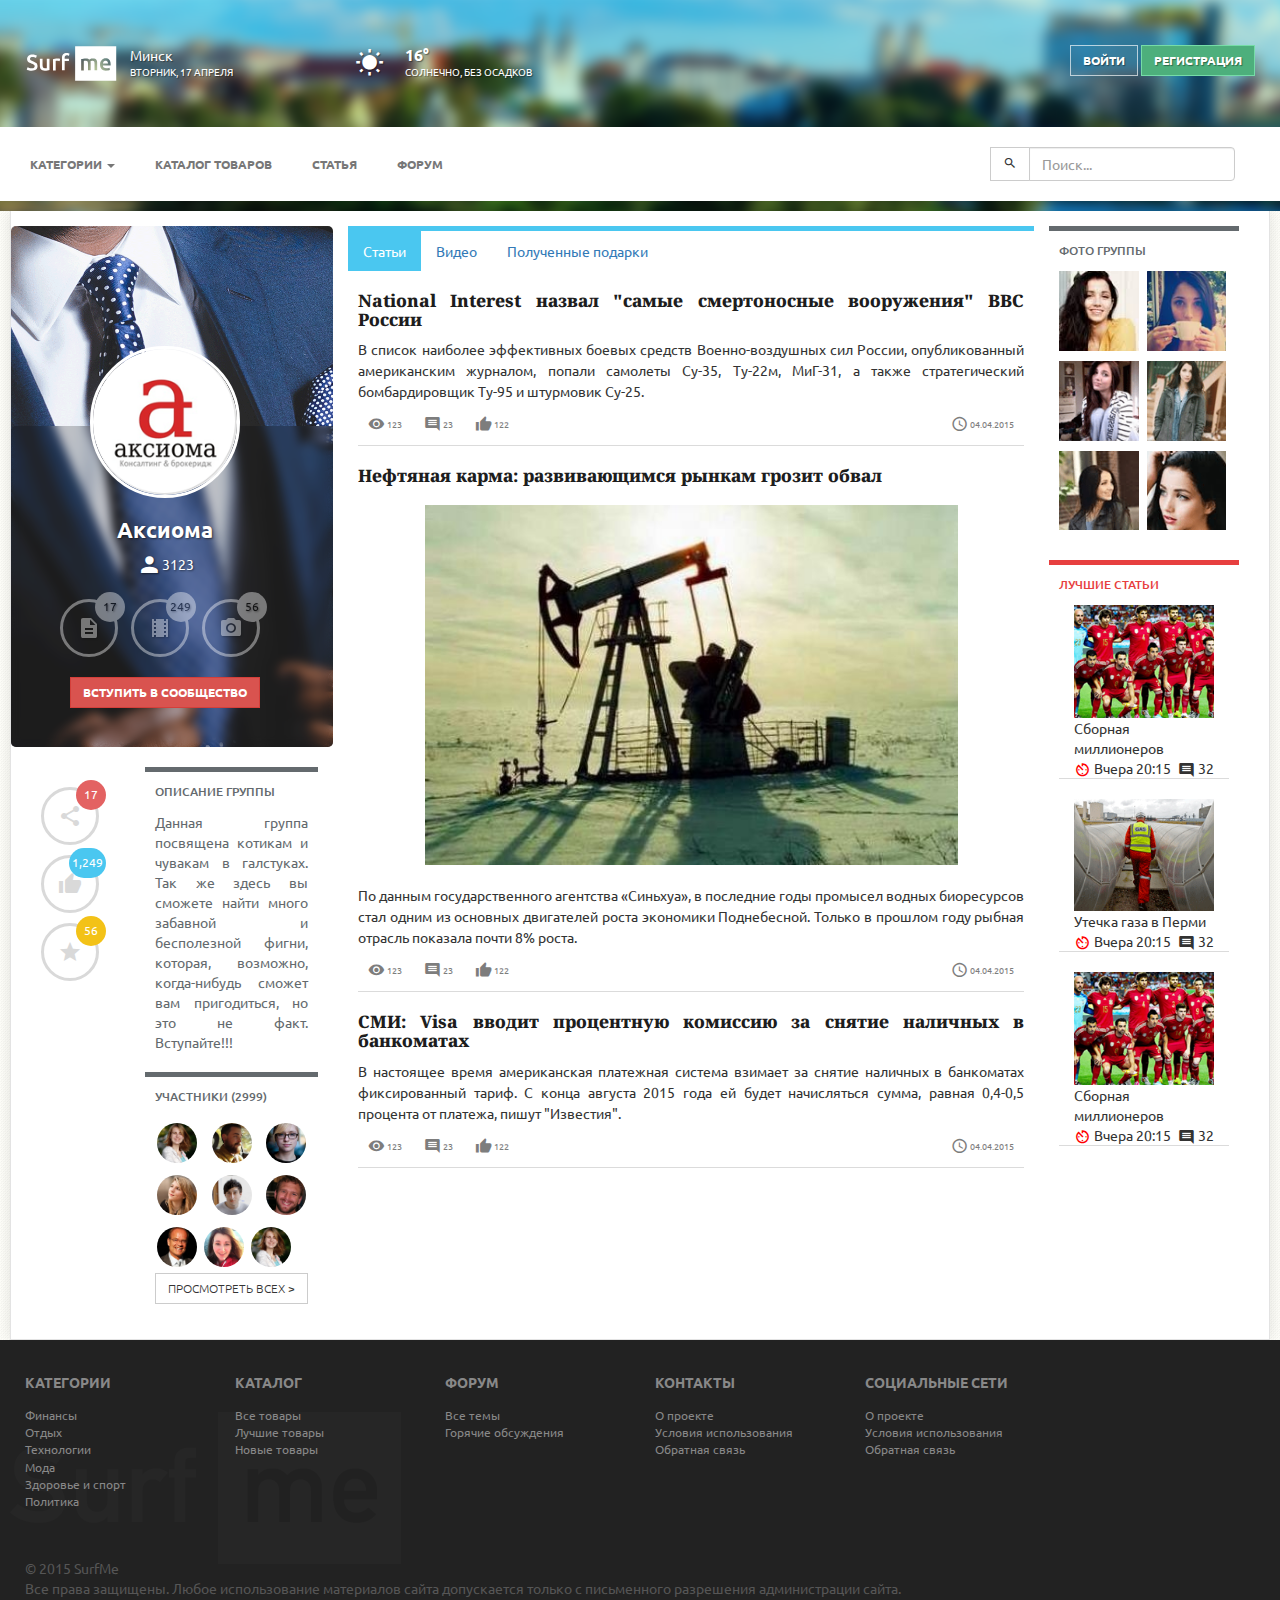
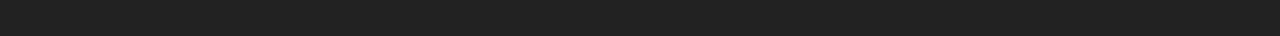
<file: community-page.html>
﻿<!DOCTYPE html>
<html lang="en">
<head>
    <meta charset="utf-8">
    <meta http-equiv="X-UA-Compatible" content="IE=edge">
    <meta name="viewport" content="width=device-width, initial-scale=1">
    <!-- The above 3 meta tags *must* come first in the head; any other head content must come *after* these tags -->
    <title>
        Surf
    </title>

    <!-- Bootstrap -->
    <link href="css/bootstrap.min.css" rel="stylesheet">


    <!-- HTML5 shim and Respond.js for IE8 support of HTML5 elements and media queries -->
    <!-- WARNING: Respond.js doesn't work if you view the page via file:// -->
    <!--[if lt IE 9]>
        <script src="https://oss.maxcdn.com/html5shiv/3.7.2/html5shiv.min.js"></script>
        <script src="https://oss.maxcdn.com/respond/1.4.2/respond.min.js"></script>
    <![endif]-->
    <script src="https://ajax.googleapis.com/ajax/libs/jquery/1.11.2/jquery.min.js"></script>


    <!-- CSS and Scripts -->
    <link href="css/bootstrap_override.css" rel="stylesheet">

    <link href="less/layout.min.css" rel="stylesheet">
    <link href="less/community-page.min.css" rel="stylesheet">
</head>
<body>
    <div class="footer-wrapper" id="user-page">

        <div id="js-header"></div>
        <script type="text/javascript">
            $("#js-header").load("header.html", function () {
                var $socblock = $(".social-block");
                var initialOffset = $socblock.offset().top;
                $(window).scroll(function () {
                    if (window.scrollY >= initialOffset) {
                        $socblock.css("position", "fixed").css("top", "0");
                    } else if (window.scrollY < initialOffset) {
                        $socblock.css({
                            position: "absolute",
                            top: "0"
                        });
                    }
                });
            });
        </script>
        <div class="container">
            <div class="row">
                <div class="main-wrapper">
                    <div class="col-xs-12 col-sm-12 col-md-12 col-lg-12 no-padding-left">
                        <div class="col-xs-12 col-sm-12 col-md-3 col-lg-3 no-padding-left">
                            <div class="row">
                                <div class="simple-box wallpaper-block">
                                    <img src="img/community-page-img.png" class="img-responsive user-wallpaper" alt="" />
                                    <div class="col-xs-12 col-sm-12 col-md-12 col-lg-12 user-wallpaper-blur">
                                        <img src="img/community-page-img.png" class="js-blurred-image" alt="" />
                                    </div>
                                    <div class="col-xs-12 col-sm-12 col-md-12 col-lg-12 text-center no-padding-left">
                                        <img src="img/aksioma.png" class="user-avatar clear-after" alt="Аватар пользователя" />
                                        <h1>
                                            Аксиома
                                        </h1>
                                        <div class="white-color">
                                            <i class="mdi-image-timer-auto md-sized-icons"></i><span class="text-counter">3123</span>
                                        </div>
                                            <div class="stats-block">
                                                <div class="big-circle share">
                                                    <i class="mdi-action-description"></i>
                                                    <div class="counter" data-toggle="tooltip" data-placement="top" title="Количество статей, оставленых пользователем на сайте">17</div>
                                                </div>
                                                <div class="big-circle likes">
                                                    <i class="mdi-maps-local-movies"></i>
                                                    <div class="counter" data-toggle="tooltip" data-placement="top" title="Количество видеозаписей, оставленых пользователем на сайте">249</div>
                                                </div>
                                                <div class="big-circle stars">
                                                    <i class="mdi-image-photo-camera"></i>
                                                    <div class="counter" data-toggle="tooltip" data-placement="top" title="Количество фотографий, оставленых пользователем на сайте">56</div>
                                                </div>
                                        </div>
                                        <button type="button" class="btn btn-danger">
                                            Вступить в сообщество
                                        </button>
                                    </div>
                                </div>
                                <div class="col-xs-12 col-sm-12 col-md-5 col-lg-5">
                                    <div class="social-block">
                                        <div class="big-circle share">
                                            <i class="mdi-social-share"></i>
                                            <div class="counter">17</div>
                                        </div>
                                        <div class="big-circle likes">
                                            <i class="mdi-action-thumb-up"></i>
                                            <div class="counter">1,249</div>
                                        </div>
                                        <div class="big-circle stars">
                                            <i class="mdi-toggle-star"></i>
                                            <div class="counter">56</div>
                                        </div>
                                    </div>
                                </div>
                                <div class="col-xs-12 col-sm-12 col-md-7 col-lg-7 no-padding-left">
                                    <div class="padding-lr colored-border-top pale simple-box">
                                        <h6>
                                            <a href="javascript: void(0);" title="link">
                                                Описание группы
                                            </a>
                                        </h6>
                                        <div>
                                            Данная группа посвящена котикам и чувакам в галстуках. Так же здесь вы сможете найти много забавной и бесполезной фигни, которая, возможно, когда-нибудь сможет вам пригодиться, но это не факт. Вступайте!!!
                                        </div>
                                    </div>
                                    <div class="padding-lr colored-border-top pale simple-box">
                                        <h6>
                                            <a href="javascript: void(0);" title="link">
                                                Участники (2999)
                                            </a>
                                        </h6>
                                        <div class="followers-container">
                                            <img src="img/users/user1.png" class="user-avatar rounded-image"/>
                                            <img src="img/users/user2.png" class="user-avatar rounded-image"/>
                                            <img src="img/users/user3.png" class="user-avatar rounded-image"/>
                                            <img src="img/users/user4.png" class="user-avatar rounded-image"/>
                                            <img src="img/users/user5.png" class="user-avatar rounded-image"/>
                                            <img src="img/users/user6.png" class="user-avatar rounded-image"/>
                                            <img src="img/users/user7.png" class="user-avatar rounded-image"/>
                                            <img src="img/users/user8.png" class="user-avatar rounded-image"/>
                                            <img src="img/users/user1.png" class="user-avatar rounded-image"/>
                                        </div>
                                        <button type="button" class="btn btn-default btn-see-all-followers">просмотреть всех ></button>
                                    </div>
                                </div>
                            </div>

                        </div>
                        <div class="col-xs-12 col-sm-12 col-md-7 col-lg-7">
                            <div role="tabpanel">
                                <!-- Nav tabs -->
                                <ul class="nav nav-tabs" role="tablist">
                                    <li role="presentation" class="active">
                                        <a href="#js-tab-articles" aria-controls="tab-articles" role="tab" data-toggle="tab">
                                            Статьи
                                        </a>
                                    </li>
                                    <li role="presentation">
                                        <a href="#js-tab-videos" aria-controls="tab-videos" role="tab" data-toggle="tab">
                                            Видео
                                        </a>
                                    </li>
                                    <li role="presentation">
                                        <a href="#js-tab-presents" aria-controls="tab-presents" role="tab" data-toggle="tab">
                                            Полученные подарки
                                        </a>
                                    </li>
                                </ul>
                                <!-- Tab panes -->
                                <div class="tab-content padding-lr">
                                    <div role="tabpanel" class="tab-pane active" id="js-tab-articles">
                                        <div class="article-item clear-after colored-border-bottom light-pale">
                                            <a href="javascript:void(0);">
                                                <h3>
                                                    National Interest назвал "самые смертоносные вооружения" ВВС России
                                                </h3>
                                            </a>
                                            <p>
                                                В список наиболее эффективных боевых средств Военно-воздушных сил России, опубликованный американским журналом, попали самолеты Су-35, Ту-22м, МиГ-31, а также стратегический бомбардировщик Ту-95 и штурмовик Су-25.

                                                <div class="stats-block">
                                                    <div class="pull-left">
                                                        <span>
                                                            <i class="mdi-action-visibility sm-sized-icons"></i> 123
                                                        </span>
                                                        <span>
                                                            <i class="mdi-editor-insert-comment sm-sized-icons"></i> 23
                                                        </span>
                                                        <span>
                                                            <i class="mdi-action-thumb-up sm-sized-icons"></i> 122
                                                        </span>
                                                    </div>
                                                    <div class="pull-right">
                                                        <span>
                                                            <i class="mdi-action-query-builder sm-sized-icons"></i> 04.04.2015
                                                        </span>
                                                    </div>
                                                </div>
                                        </div>
                                        <div class="article-item clear-after colored-border-bottom light-pale">
                                            <a href="javascript:void(0);">
                                                <h3>
                                                    Нефтяная карма: развивающимся рынкам грозит обвал
                                                </h3>
                                            </a>
                                            <img src="/img/nafta.jpg" class="img-responsive" />
                                            <p>
                                                По данным государственного агентства «Синьхуа», в последние годы промысел водных биоресурсов стал одним из основных двигателей роста экономики Поднебесной. Только в прошлом году рыбная отрасль показала почти 8% роста.
                                            </p>
                                            <div class="stats-block">
                                                <div class="pull-left">
                                                    <span>
                                                        <i class="mdi-action-visibility sm-sized-icons"></i> 123
                                                    </span>
                                                    <span>
                                                        <i class="mdi-editor-insert-comment sm-sized-icons"></i> 23
                                                    </span>
                                                    <span>
                                                        <i class="mdi-action-thumb-up sm-sized-icons"></i> 122
                                                    </span>
                                                </div>
                                                <div class="pull-right">
                                                    <span>
                                                        <i class="mdi-action-query-builder sm-sized-icons"></i> 04.04.2015
                                                    </span>
                                                </div>
                                            </div>
                                        </div>
                                        <div class="article-item clear-after colored-border-bottom light-pale">
                                            <a href="javascript:void(0);">
                                                <h3>
                                                    СМИ: Visa вводит процентную комиссию за снятие наличных в банкоматах
                                                </h3>
                                            </a>
                                            <p>
                                                В настоящее время американская платежная система взимает за снятие наличных в банкоматах фиксированный тариф. С конца августа 2015 года ей будет начисляться сумма, равная 0,4-0,5 процента от платежа, пишут "Известия".

                                                <div class="stats-block">
                                                    <div class="pull-left">
                                                        <span>
                                                            <i class="mdi-action-visibility sm-sized-icons"></i> 123
                                                        </span>
                                                        <span>
                                                            <i class="mdi-editor-insert-comment sm-sized-icons"></i> 23
                                                        </span>
                                                        <span>
                                                            <i class="mdi-action-thumb-up sm-sized-icons"></i> 122
                                                        </span>
                                                    </div>
                                                    <div class="pull-right">
                                                        <span>
                                                            <i class="mdi-action-query-builder sm-sized-icons"></i> 04.04.2015
                                                        </span>
                                                    </div>
                                                </div>
                                        </div>
                                    </div>
                                    <div role="tabpanel" class="tab-pane" id="js-tab-videos">
                                        Видео
                                    </div>
                                    <div role="tabpanel" class="tab-pane" id="js-tab-presents">
                                        Полученные подарки
                                    </div>
                                </div>
                            </div>
                        </div>
                        <div class="col-xs-12 col-sm-12 col-md-2 col-lg-2 no-padding-left">
                            <div class="padding-lr colored-border-top pale simple-box">
                                <h6>
                                    <a href="javascript: void(0);" title="link">
                                        Фото группы
                                    </a>
                                </h6>
                                <div class="photo-container">
                                    <!--photo-container-->
                                    <div class="col-xs-2 col-sm-2 col-md-6 col-lg-6">
                                        <img src="/img/user-photo-image1.png" class="img-responsive" />
                                    </div>
                                    <div class="col-xs-2 col-sm-2 col-md-6 col-lg-6">
                                        <img src="/img/user-photo-image2.png" class="img-responsive" />
                                    </div>
                                    <div class="col-xs-2 col-sm-2 col-md-6 col-lg-6">
                                        <img src="/img/user-photo-image4.png" class="img-responsive" />
                                    </div>
                                    <div class="col-xs-2 col-sm-2 col-md-6 col-lg-6">
                                        <img src="/img/user-photo-image3.png" class="img-responsive" />
                                    </div>
                                    <div class="col-xs-2 col-sm-2 col-md-6 col-lg-6">
                                        <img src="/img/user-photo-image5.png" class="img-responsive" />
                                    </div>
                                    <div class="col-xs-2 col-sm-2 col-md-6 col-lg-6">
                                        <img src="/img/user-photo-image6.png" class="img-responsive" />
                                    </div>
                                </div>
                            </div>
                            <div class="padding-lr colored-border-top orange simple-box">
                                <h6>
                                    <a href="javascript: void(0);" title="link">
                                        Лучшие статьи
                                    </a>
                                </h6>
                                <div class="col-xs-4 col-sm-12 colored-border-bottom light-pale clear-after simple-box">
                                    <div>
                                        <img src="/img/article-page.png" class="img-center img-responsive" />
                                    </div>
                                    <div>
                                        Сборная миллионеров
                                    </div>
                                    <div class="pull-left">
                                        <i class="sm-sized-icons mdi-av-timer colored-icons-red"></i>
                                        Вчера 20:15
                                    </div>
                                    <div class="pull-right">
                                        <i class="sm-sized-icons mdi-editor-insert-comment"></i> 32
                                    </div>
                                </div>
                                <div class="col-xs-4 col-sm-12 colored-border-bottom light-pale clear-after simple-box">
                                    <div>
                                        <img src="/img/article-page2.png" class="img-center img-responsive" />
                                    </div>
                                    <div>
                                        Утечка газа в Перми
                                    </div>
                                    <div class="pull-left">
                                        <i class="sm-sized-icons mdi-av-timer colored-icons-red"></i>
                                        Вчера 20:15
                                    </div>
                                    <div class="pull-right">
                                        <i class="sm-sized-icons mdi-editor-insert-comment"></i> 32
                                    </div>
                                </div>
                                <div class="col-xs-4 col-sm-12 colored-border-bottom light-pale clear-after simple-box">
                                    <div>
                                        <img src="/img/article-page.png" class="img-center img-responsive" />
                                    </div>
                                    <div>
                                        Сборная миллионеров
                                    </div>
                                    <div class="pull-left">
                                        <i class="sm-sized-icons mdi-av-timer colored-icons-red"></i>
                                        Вчера 20:15
                                    </div>
                                    <div class="pull-right">
                                        <i class="sm-sized-icons mdi-editor-insert-comment"></i> 32
                                    </div>
                                </div>
                            </div>
                        </div>
                    </div>
                </div>
            </div>
        </div>
        <div class="footer-fix"></div>

    </div>

    <div id="js-footer"></div>
    <script type="text/javascript">
        $("#js-footer").load("footer.html");
    </script>

    <!-- Include all compiled plugins (below), or include individual files as needed -->
    <script src="js/user-page.js"></script>
    <script src="js/bootstrap.min.js"></script>
    <script src="js/layout.js"></script>

</body>
</html>
</file>
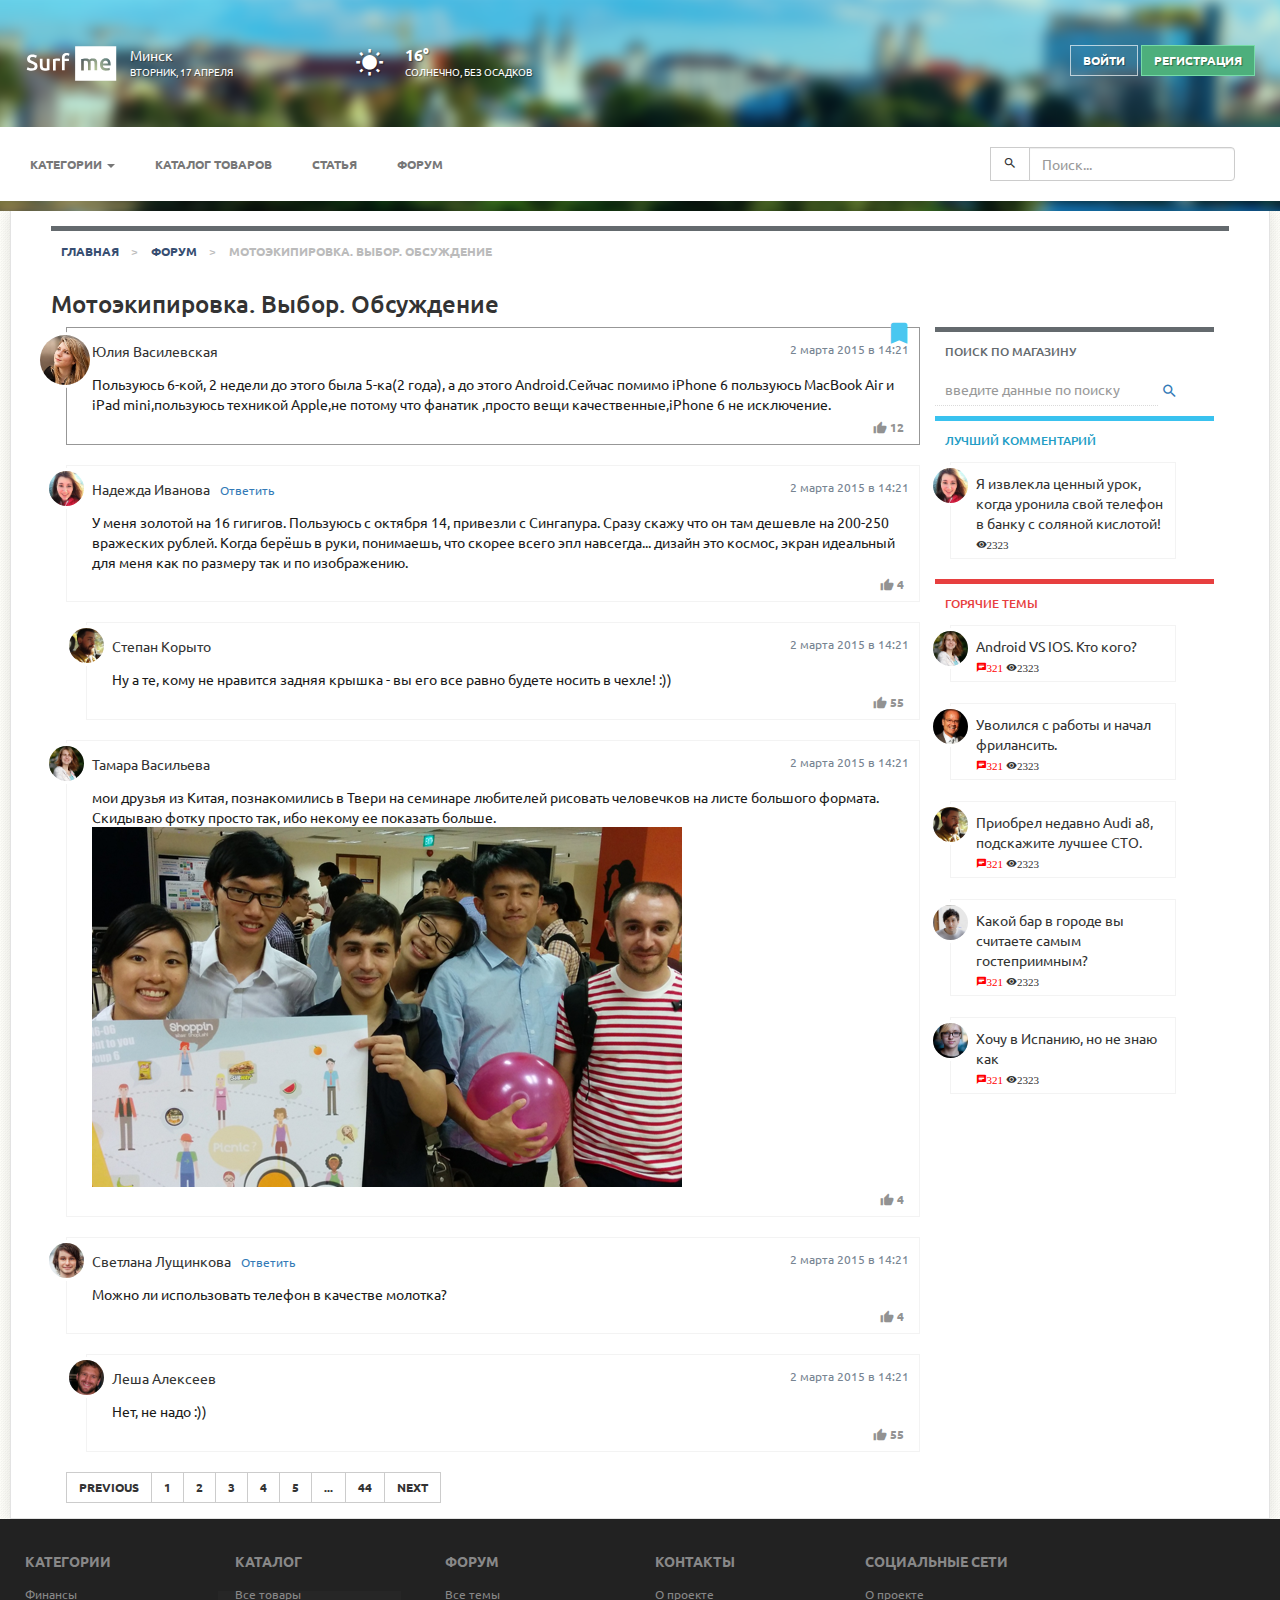
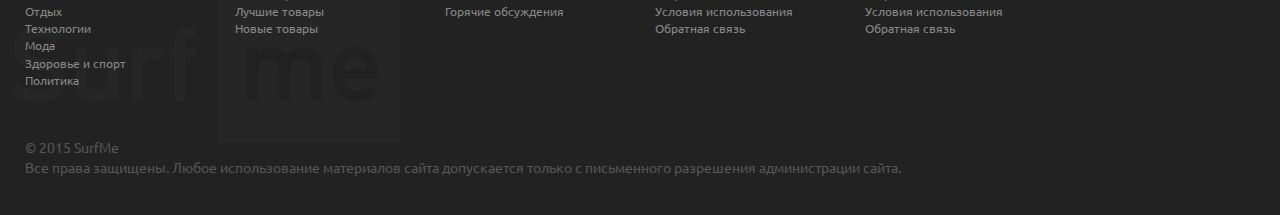
<file: forum-topic.html>
﻿<!DOCTYPE html>
<html lang="en">
    <head>
        <meta charset="utf-8">
        <meta http-equiv="X-UA-Compatible" content="IE=edge">
        <meta name="viewport" content="width=device-width, initial-scale=1">
        <!-- The above 3 meta tags *must* come first in the head; any other head content must come *after* these tags -->
        <title>
            Surf
        </title>
            
        <!-- Bootstrap -->
        <link href="css/bootstrap.min.css" rel="stylesheet">

        <!-- HTML5 shim and Respond.js for IE8 support of HTML5 elements and media queries -->
        <!-- WARNING: Respond.js doesn't work if you view the page via file:// -->
        <!--[if lt IE 9]>
            <script src="https://oss.maxcdn.com/html5shiv/3.7.2/html5shiv.min.js"></script>
            <script src="https://oss.maxcdn.com/respond/1.4.2/respond.min.js"></script>
        <![endif]-->
        <script src="https://ajax.googleapis.com/ajax/libs/jquery/1.11.2/jquery.min.js"></script>

        <!-- CSS and Scripts -->
        <link href="css/bootstrap_override.css" rel="stylesheet">

        <link href="less/layout.min.css" rel="stylesheet">
        <link href="less/forum-topic.css" rel="stylesheet">
        
        <link href="plugins/sliderpro/slider-pro.min.css" rel="stylesheet">
    </head>
<body>
    <div class="footer-wrapper">
        <div id="js-header"></div>
        <script type="text/javascript">
            $("#js-header").load("header.html");
        </script>
        <div class="container">
            <div class="row">
                <div class="main-wrapper">
                <div class="col-xs-12 col-sm-12 col-md-12 col-lg-12">
                    <div class="col-xs-12 col-sm-12 col-md-12 col-lg-12 no-padding-left">
                        <div class="comments-block simple-box padding-lr">
                            <div class="breadcrumbs-block colored-border-top pale">
                                <div class="padding-lr">
                                    <a href="javascript:void(0);">Главная</a>
                                    <a href="javascript:void(0);">Форум</a>
                                    <span>Мотоэкипировка. Выбор. Обсуждение</span>
                                </div>
                            </div>
                            <h3>Мотоэкипировка. Выбор. Обсуждение</h3>
                            <div class="col-xs-12 col-sm-12 col-md-9 col-lg-9">
                                <div class="comment-item main-forum-topic">
                                    <div class="comment-inner">
                                        <img src="img/users/user4.png" class="big-user-avatar rounded-image" alt="" />
                                        <div class="name-date clear-after">
                                            <div class="pull-left">Юлия Василевская</div>
                                            <div class="pull-right date">2 марта 2015 в 14:21</div>
                                        </div>
                                        <p>
                                            Пользуюсь 6-кой, 2 недели до этого была 5-ка(2 года), а до этого Android.Сейчас помимо iPhone 6 пользуюсь MacBook Air и iPad mini,пользуюсь техникой Apple,не потому что фанатик ,просто вещи качественные,iPhone 6 не исключение.
                                        </p>
                                        <div class="function-block clear-after">
                                            <div class="pull-right">
                                                <button class="btn btn-sm">
                                                    <i class="mdi-action-thumb-up"></i>
                                                    12
                                                </button>
                                            </div>
                                        </div>
                                    </div>
                                </div>
                                <div class="comment-item">
                                    <div class="comment-inner">
                                        <img src="img/users/user8.png" class="user-avatar rounded-image" alt="" />
                                        <div class="name-date clear-after">
                                            <div class="pull-left">Надежда Иванова</div>
                                            <span class="callback"><a href="">Ответить</a></span>
                                            <div class="pull-right date">2 марта 2015 в 14:21</div>
                                        </div>
                                        <p>
                                            У меня золотой на 16 гигигов. Пользуюсь с октября 14, привезли с Сингапура. Сразу скажу что он там дешевле на 200-250 вражеских рублей. Когда берёшь в руки, понимаешь, что скорее всего эпл навсегда... дизайн это космос, экран идеальный для меня как по размеру так и по изображению.
                                        </p>
                                        <div class="function-block clear-after">
                                            <div class="pull-right">
                                                <button class="btn btn-sm">
                                                    <i class="mdi-action-thumb-up"></i>
                                                    4
                                                </button>
                                            </div>
                                        </div>
                                    </div>
                                </div>
                                <div class="comment-item embedded">
                                    <div class="comment-inner">
                                        <img src="img/users/user2.png" class="user-avatar rounded-image" alt="" />
                                        <div class="name-date clear-after">
                                            <div class="pull-left">Степан Корыто</div>
                                            <div class="pull-right date">2 марта 2015 в 14:21</div>
                                        </div>
                                        <p>
                                            Ну а те, кому не нравится задняя крышка - вы его все равно будете носить в чехле! :))
                                        </p>
                                        <div class="function-block clear-after">
                                            <div class="pull-right">
                                                <button class="btn btn-sm">
                                                    <i class="mdi-action-thumb-up"></i>
                                                    55
                                                </button>
                                            </div>
                                        </div>
                                    </div>
                                </div>
                                <div class="comment-item">
                                    <div class="comment-inner">
                                        <img src="img/users/user1.png" class="user-avatar rounded-image" alt="" />
                                        <div class="name-date clear-after">
                                            <div class="pull-left">Тамара Васильева</div>
                                            <div class="pull-right date">2 марта 2015 в 14:21</div>
                                        </div>
                                        <p>
                                            мои друзья из Китая, познакомились в Твери на семинаре любителей рисовать человечков на листе большого формата. Скидываю фотку просто так, ибо некому ее показать больше.
                                        </p>
                                        <img src="img/main-article-page-image.png" alt="" />
                                        <div class="function-block clear-after">
                                            <div class="pull-right">
                                                <button class="btn btn-sm">
                                                    <i class="mdi-action-thumb-up"></i>
                                                    4
                                                </button>
                                            </div>
                                        </div>
                                    </div>
                                </div>
                                <div class="comment-item">
                                    <div class="comment-inner">
                                        <img src="img/users/user9.png" class="user-avatar rounded-image" alt="" />
                                        <div class="name-date clear-after">
                                            <div class="pull-left">Светлана Лущинкова</div>
                                            <span class="callback"><a href="">Ответить</a></span>
                                            <div class="pull-right date">2 марта 2015 в 14:21</div>
                                        </div>
                                        <p>
                                            Можно ли использовать телефон в качестве молотка?
                                        </p>
                                        <div class="function-block clear-after">
                                            <div class="pull-right">
                                                <button class="btn btn-sm">
                                                    <i class="mdi-action-thumb-up"></i>
                                                    4
                                                </button>
                                            </div>
                                        </div>
                                    </div>
                                </div>
                                <div class="comment-item embedded">
                                    <div class="comment-inner">
                                        <img src="img/users/user6.png" class="user-avatar rounded-image" alt="" />
                                        <div class="name-date clear-after">
                                            <div class="pull-left">Леша Алексеев</div>
                                            <div class="pull-right date">2 марта 2015 в 14:21</div>
                                        </div>
                                        <p>
                                            Нет, не надо :))
                                        </p>
                                        <div class="function-block clear-after">
                                            <div class="pull-right">
                                                <button class="btn btn-sm">
                                                    <i class="mdi-action-thumb-up"></i>
                                                    55
                                                </button>
                                            </div>
                                        </div>
                                    </div>
                                </div>
                                <div class="btn-group" role="group" aria-label="...">
                                    <button type="button" class="btn btn-default">previous</button>
                                    <button type="button" class="btn btn-default">1</button>
                                    <button type="button" class="btn btn-default">2</button>
                                    <button type="button" class="btn btn-default">3</button>
                                    <button type="button" class="btn btn-default">4</button>
                                    <button type="button" class="btn btn-default">5</button>
                                    <button type="button" class="btn btn-default">...</button>
                                    <button type="button" class="btn btn-default">44</button>
                                    <button type="button" class="btn btn-default">next</button>
                                </div>
                            </div>

                            <!--SideBar Right-->
                            <div class="col-xs-12 col-sm-12 col-md-3 col-lg-3 no-padding-left">
                                <!--searchForm-->
                                <div class="breadcrumbs-block colored-border-top pale">
                                    <div class="padding-lr">
                                        <h6>
                                            поиск по магазину
                                        </h6>
                                    </div>
                                </div>
                                <input class="form-control bottom-styled-input search-for-items" type="text" placeholder="введите данные по поиску" />
                                <a><i class="mdi-action-search sm-sized-icons"></i></a>
                                <!--/searchForm-->
                                <!--best-comments-block-->
                                <div class="breadcrumbs-block colored-border-top blue">
                                    <div class="padding-lr">
                                        <h6>
                                            лучший комментарий
                                        </h6>
                                    </div>
                                </div>
                                <div class="col-md-1 col-lg-1"></div>
                                <div class="comment-item col-md-11 col-lg-11">
                                    <div class="comment-inner">
                                        <img src="img/users/user8.png" class="user-avatar rounded-image" alt="" />
                                        Я извлекла ценный урок, когда уронила свой телефон в банку с соляной кислотой!
                                        <div>
                                            <i class="mdi-image-remove-red-eye xs-sized-icons">2323</i>
                                        </div>
                                        <div class="function-block">

                                        </div>
                                    </div>
                                </div>
                                <div class="clearfix"></div>
                                <!--/best-comments-block-->
                                <!--top-best-themes-->
                                <div class="breadcrumbs-block colored-border-top orange">
                                    <div class="padding-lr">
                                        <h6>
                                            горячие темы
                                        </h6>
                                    </div>

                                </div>
                                <!--/top-best-themes-->
                                <!--comments-top-best-themes-->
                                <div class="col-md-1 col-lg-1"></div>
                                <div class="comment-item col-md-11 col-lg-11">
                                    <div class="comment-inner">
                                        <img src="img/users/user1.png" class="user-avatar rounded-image" alt="" />
                                        Android VS IOS. Кто кого? 
                                        <div>
                                            <i class="mdi-communication-chat colored-icons-red xs-sized-icons">321</i>
                                            <i class="mdi-image-remove-red-eye xs-sized-icons">2323</i>
                                        </div>
                                    </div>
                                </div>

                                <div class="col-md-1 col-lg-1"></div>
                                <div class="comment-item col-md-11 col-lg-11">
                                    <div class="comment-inner">
                                        <img src="img/users/user7.png" class="user-avatar rounded-image" alt="" />
                                        Уволился с работы и начал фрилансить.
                                        <div>
                                            <i class="mdi-communication-chat colored-icons-red xs-sized-icons">321</i>
                                            <i class="mdi-image-remove-red-eye xs-sized-icons">2323</i>
                                        </div>
                                    </div>
                                </div>

                                <div class="col-md-1 col-lg-1"></div>
                                <div class="comment-item col-md-11 col-lg-11">
                                    <div class="comment-inner">
                                        <img src="img/users/user2.png" class="user-avatar rounded-image" alt="" />
                                        Приобрел недавно Audi a8, подскажите лучшее СТО.
                                        <div>
                                        <i class="mdi-communication-chat colored-icons-red xs-sized-icons">321</i>
                                        <i class="mdi-image-remove-red-eye xs-sized-icons">2323</i>
                                    </div>
                                    </div>
                                </div>

                                <div class="col-md-1 col-lg-1"></div>
                                <div class="comment-item col-md-11 col-lg-11">
                                    <div class="comment-inner">
                                        <img src="img/users/user5.png" class="user-avatar rounded-image" alt="" />
                                        Какой бар в городе вы считаете самым гостеприимным?
                                        <div>
                                            <i class="mdi-communication-chat colored-icons-red xs-sized-icons">321</i>
                                            <i class="mdi-image-remove-red-eye xs-sized-icons">2323</i>
                                        </div>
                                    </div>
                                </div>

                                <div class="col-md-1 col-lg-1"></div>
                                <div class="comment-item col-md-11 col-lg-11">
                                    <div class="comment-inner">
                                        <img src="img/users/user3.png" class="user-avatar rounded-image" alt="" />
                                        Хочу в Испанию, но не знаю как
                                        <div>
                                            <i class="mdi-communication-chat colored-icons-red xs-sized-icons">321</i>
                                            <i class="mdi-image-remove-red-eye xs-sized-icons">2323</i>
                                        </div>
                                    </div>
                                </div>
                                <!--/comments-top-best-themes-->

                            <!--/right side bar-->
                        </div>

                    </div>
                </div>

                </div>


            </div>
        </div>
        <div class="footer-fix"></div>
    </div>
</div>
    <div id="js-footer"></div>
    <script type="text/javascript">
        $("#js-footer").load("footer.html");
    </script>

    <!-- Include all compiled plugins (below), or include individual files as needed -->
    <script src="js/bootstrap.min.js"></script>
    <script src="js/layout.js"></script>
    <script src="plugins/parallax/parallax.min.js"></script>
    <script src="plugins/sliderpro/jquery.sliderPro.min.js"></script>

    <script src="plugins/progress-circle/circle-progress.js"></script>


</body>



</html>
</file>
<file: css/simple-line-icons.css>
@font-face {
	font-family: 'Simple-Line-Icons';
	src:url('../fonts/Simple-Line-Icons.eot');
	src:url('../fonts/Simple-Line-Icons.eot?#iefix') format('embedded-opentype'),
		url('../fonts/Simple-Line-Icons.woff') format('woff'),
		url('../fonts/Simple-Line-Icons.ttf') format('truetype'),
		url('../fonts/Simple-Line-Icons.svg#Simple-Line-Icons') format('svg');
	font-weight: normal;
	font-style: normal;
}

/* Use the following CSS code if you want to use data attributes for inserting your icons */
[data-icon]:before {
	font-family: 'Simple-Line-Icons';
	content: attr(data-icon);
	speak: none;
	font-weight: normal;
	font-variant: normal;
	text-transform: none;
	line-height: 1;
	-webkit-font-smoothing: antialiased;
	-moz-osx-font-smoothing: grayscale;
}

/* Use the following CSS code if you want to have a class per icon */
/*
Instead of a list of all class selectors,
you can use the generic selector below, but it's slower:
[class*="icon-"] {
*/
.icon-user-female, .icon-user-follow, .icon-user-following, .icon-user-unfollow, .icon-trophy, .icon-screen-smartphone, .icon-screen-desktop, .icon-plane, .icon-notebook, .icon-moustache, .icon-mouse, .icon-magnet, .icon-energy, .icon-emoticon-smile, .icon-disc, .icon-cursor-move, .icon-crop, .icon-credit-card, .icon-chemistry, .icon-user, .icon-speedometer, .icon-social-youtube, .icon-social-twitter, .icon-social-tumblr, .icon-social-facebook, .icon-social-dropbox, .icon-social-dribbble, .icon-shield, .icon-screen-tablet, .icon-magic-wand, .icon-hourglass, .icon-graduation, .icon-ghost, .icon-game-controller, .icon-fire, .icon-eyeglasses, .icon-envelope-open, .icon-envelope-letter, .icon-bell, .icon-badge, .icon-anchor, .icon-wallet, .icon-vector, .icon-speech, .icon-puzzle, .icon-printer, .icon-present, .icon-playlist, .icon-pin, .icon-picture, .icon-map, .icon-layers, .icon-handbag, .icon-globe-alt, .icon-globe, .icon-frame, .icon-folder-alt, .icon-film, .icon-feed, .icon-earphones-alt, .icon-earphones, .icon-drop, .icon-drawer, .icon-docs, .icon-directions, .icon-direction, .icon-diamond, .icon-cup, .icon-compass, .icon-call-out, .icon-call-in, .icon-call-end, .icon-calculator, .icon-bubbles, .icon-briefcase, .icon-book-open, .icon-basket-loaded, .icon-basket, .icon-bag, .icon-action-undo, .icon-action-redo, .icon-wrench, .icon-umbrella, .icon-trash, .icon-tag, .icon-support, .icon-size-fullscreen, .icon-size-actual, .icon-shuffle, .icon-share-alt, .icon-share, .icon-rocket, .icon-question, .icon-pie-chart, .icon-pencil, .icon-note, .icon-music-tone-alt, .icon-music-tone, .icon-microphone, .icon-loop, .icon-logout, .icon-login, .icon-list, .icon-like, .icon-home, .icon-grid, .icon-graph, .icon-equalizer, .icon-dislike, .icon-cursor, .icon-control-start, .icon-control-rewind, .icon-control-play, .icon-control-pause, .icon-control-forward, .icon-control-end, .icon-calendar, .icon-bulb, .icon-bar-chart, .icon-arrow-up, .icon-arrow-right, .icon-arrow-left, .icon-arrow-down, .icon-ban, .icon-bubble, .icon-camcorder, .icon-camera, .icon-check, .icon-clock, .icon-close, .icon-cloud-download, .icon-cloud-upload, .icon-doc, .icon-envelope, .icon-eye, .icon-flag, .icon-folder, .icon-heart, .icon-info, .icon-key, .icon-link, .icon-lock, .icon-lock-open, .icon-magnifier, .icon-magnifier-add, .icon-magnifier-remove, .icon-paper-clip, .icon-paper-plane, .icon-plus, .icon-pointer, .icon-power, .icon-refresh, .icon-reload, .icon-settings, .icon-star, .icon-symbol-female, .icon-symbol-male, .icon-target, .icon-volume-1, .icon-volume-2, .icon-volume-off, .icon-users {
	font-family: 'Simple-Line-Icons';
	speak: none;
	font-style: normal;
	font-weight: normal;
	font-variant: normal;
	text-transform: none;
	line-height: 1;
	-webkit-font-smoothing: antialiased;
}
.icon-user-female:before {
	content: "\e000";
}
.icon-user-follow:before {
	content: "\e002";
}
.icon-user-following:before {
	content: "\e003";
}
.icon-user-unfollow:before {
	content: "\e004";
}
.icon-trophy:before {
	content: "\e006";
}
.icon-screen-smartphone:before {
	content: "\e010";
}
.icon-screen-desktop:before {
	content: "\e011";
}
.icon-plane:before {
	content: "\e012";
}
.icon-notebook:before {
	content: "\e013";
}
.icon-moustache:before {
	content: "\e014";
}
.icon-mouse:before {
	content: "\e015";
}
.icon-magnet:before {
	content: "\e016";
}
.icon-energy:before {
	content: "\e020";
}
.icon-emoticon-smile:before {
	content: "\e021";
}
.icon-disc:before {
	content: "\e022";
}
.icon-cursor-move:before {
	content: "\e023";
}
.icon-crop:before {
	content: "\e024";
}
.icon-credit-card:before {
	content: "\e025";
}
.icon-chemistry:before {
	content: "\e026";
}
.icon-user:before {
	content: "\e005";
}
.icon-speedometer:before {
	content: "\e007";
}
.icon-social-youtube:before {
	content: "\e008";
}
.icon-social-twitter:before {
	content: "\e009";
}
.icon-social-tumblr:before {
	content: "\e00a";
}
.icon-social-facebook:before {
	content: "\e00b";
}
.icon-social-dropbox:before {
	content: "\e00c";
}
.icon-social-dribbble:before {
	content: "\e00d";
}
.icon-shield:before {
	content: "\e00e";
}
.icon-screen-tablet:before {
	content: "\e00f";
}
.icon-magic-wand:before {
	content: "\e017";
}
.icon-hourglass:before {
	content: "\e018";
}
.icon-graduation:before {
	content: "\e019";
}
.icon-ghost:before {
	content: "\e01a";
}
.icon-game-controller:before {
	content: "\e01b";
}
.icon-fire:before {
	content: "\e01c";
}
.icon-eyeglasses:before {
	content: "\e01d";
}
.icon-envelope-open:before {
	content: "\e01e";
}
.icon-envelope-letter:before {
	content: "\e01f";
}
.icon-bell:before {
	content: "\e027";
}
.icon-badge:before {
	content: "\e028";
}
.icon-anchor:before {
	content: "\e029";
}
.icon-wallet:before {
	content: "\e02a";
}
.icon-vector:before {
	content: "\e02b";
}
.icon-speech:before {
	content: "\e02c";
}
.icon-puzzle:before {
	content: "\e02d";
}
.icon-printer:before {
	content: "\e02e";
}
.icon-present:before {
	content: "\e02f";
}
.icon-playlist:before {
	content: "\e030";
}
.icon-pin:before {
	content: "\e031";
}
.icon-picture:before {
	content: "\e032";
}
.icon-map:before {
	content: "\e033";
}
.icon-layers:before {
	content: "\e034";
}
.icon-handbag:before {
	content: "\e035";
}
.icon-globe-alt:before {
	content: "\e036";
}
.icon-globe:before {
	content: "\e037";
}
.icon-frame:before {
	content: "\e038";
}
.icon-folder-alt:before {
	content: "\e039";
}
.icon-film:before {
	content: "\e03a";
}
.icon-feed:before {
	content: "\e03b";
}
.icon-earphones-alt:before {
	content: "\e03c";
}
.icon-earphones:before {
	content: "\e03d";
}
.icon-drop:before {
	content: "\e03e";
}
.icon-drawer:before {
	content: "\e03f";
}
.icon-docs:before {
	content: "\e040";
}
.icon-directions:before {
	content: "\e041";
}
.icon-direction:before {
	content: "\e042";
}
.icon-diamond:before {
	content: "\e043";
}
.icon-cup:before {
	content: "\e044";
}
.icon-compass:before {
	content: "\e045";
}
.icon-call-out:before {
	content: "\e046";
}
.icon-call-in:before {
	content: "\e047";
}
.icon-call-end:before {
	content: "\e048";
}
.icon-calculator:before {
	content: "\e049";
}
.icon-bubbles:before {
	content: "\e04a";
}
.icon-briefcase:before {
	content: "\e04b";
}
.icon-book-open:before {
	content: "\e04c";
}
.icon-basket-loaded:before {
	content: "\e04d";
}
.icon-basket:before {
	content: "\e04e";
}
.icon-bag:before {
	content: "\e04f";
}
.icon-action-undo:before {
	content: "\e050";
}
.icon-action-redo:before {
	content: "\e051";
}
.icon-wrench:before {
	content: "\e052";
}
.icon-umbrella:before {
	content: "\e053";
}
.icon-trash:before {
	content: "\e054";
}
.icon-tag:before {
	content: "\e055";
}
.icon-support:before {
	content: "\e056";
}
.icon-size-fullscreen:before {
	content: "\e057";
}
.icon-size-actual:before {
	content: "\e058";
}
.icon-shuffle:before {
	content: "\e059";
}
.icon-share-alt:before {
	content: "\e05a";
}
.icon-share:before {
	content: "\e05b";
}
.icon-rocket:before {
	content: "\e05c";
}
.icon-question:before {
	content: "\e05d";
}
.icon-pie-chart:before {
	content: "\e05e";
}
.icon-pencil:before {
	content: "\e05f";
}
.icon-note:before {
	content: "\e060";
}
.icon-music-tone-alt:before {
	content: "\e061";
}
.icon-music-tone:before {
	content: "\e062";
}
.icon-microphone:before {
	content: "\e063";
}
.icon-loop:before {
	content: "\e064";
}
.icon-logout:before {
	content: "\e065";
}
.icon-login:before {
	content: "\e066";
}
.icon-list:before {
	content: "\e067";
}
.icon-like:before {
	content: "\e068";
}
.icon-home:before {
	content: "\e069";
}
.icon-grid:before {
	content: "\e06a";
}
.icon-graph:before {
	content: "\e06b";
}
.icon-equalizer:before {
	content: "\e06c";
}
.icon-dislike:before {
	content: "\e06d";
}
.icon-cursor:before {
	content: "\e06e";
}
.icon-control-start:before {
	content: "\e06f";
}
.icon-control-rewind:before {
	content: "\e070";
}
.icon-control-play:before {
	content: "\e071";
}
.icon-control-pause:before {
	content: "\e072";
}
.icon-control-forward:before {
	content: "\e073";
}
.icon-control-end:before {
	content: "\e074";
}
.icon-calendar:before {
	content: "\e075";
}
.icon-bulb:before {
	content: "\e076";
}
.icon-bar-chart:before {
	content: "\e077";
}
.icon-arrow-up:before {
	content: "\e078";
}
.icon-arrow-right:before {
	content: "\e079";
}
.icon-arrow-left:before {
	content: "\e07a";
}
.icon-arrow-down:before {
	content: "\e07b";
}
.icon-ban:before {
	content: "\e07c";
}
.icon-bubble:before {
	content: "\e07d";
}
.icon-camcorder:before {
	content: "\e07e";
}
.icon-camera:before {
	content: "\e07f";
}
.icon-check:before {
	content: "\e080";
}
.icon-clock:before {
	content: "\e081";
}
.icon-close:before {
	content: "\e082";
}
.icon-cloud-download:before {
	content: "\e083";
}
.icon-cloud-upload:before {
	content: "\e084";
}
.icon-doc:before {
	content: "\e085";
}
.icon-envelope:before {
	content: "\e086";
}
.icon-eye:before {
	content: "\e087";
}
.icon-flag:before {
	content: "\e088";
}
.icon-folder:before {
	content: "\e089";
}
.icon-heart:before {
	content: "\e08a";
}
.icon-info:before {
	content: "\e08b";
}
.icon-key:before {
	content: "\e08c";
}
.icon-link:before {
	content: "\e08d";
}
.icon-lock:before {
	content: "\e08e";
}
.icon-lock-open:before {
	content: "\e08f";
}
.icon-magnifier:before {
	content: "\e090";
}
.icon-magnifier-add:before {
	content: "\e091";
}
.icon-magnifier-remove:before {
	content: "\e092";
}
.icon-paper-clip:before {
	content: "\e093";
}
.icon-paper-plane:before {
	content: "\e094";
}
.icon-plus:before {
	content: "\e095";
}
.icon-pointer:before {
	content: "\e096";
}
.icon-power:before {
	content: "\e097";
}
.icon-refresh:before {
	content: "\e098";
}
.icon-reload:before {
	content: "\e099";
}
.icon-settings:before {
	content: "\e09a";
}
.icon-star:before {
	content: "\e09b";
}
.icon-symbol-female:before {
	content: "\e09c";
}
.icon-symbol-male:before {
	content: "\e09d";
}
.icon-target:before {
	content: "\e09e";
}
.icon-volume-1:before {
	content: "\e09f";
}
.icon-volume-2:before {
	content: "\e0a0";
}
.icon-volume-off:before {
	content: "\e0a1";
}
.icon-users:before {
	content: "\e001";
}
</file>
<file: css/prettyPhoto.css>
div.pp_default .pp_top,div.pp_default .pp_top .pp_middle,div.pp_default .pp_top .pp_left,div.pp_default .pp_top .pp_right,div.pp_default .pp_bottom,div.pp_default .pp_bottom .pp_left,div.pp_default .pp_bottom .pp_middle,div.pp_default .pp_bottom .pp_right{height:13px}
div.pp_default .pp_top .pp_left{background:url(../img/prettyPhoto/default/sprite.png) -78px -93px no-repeat}
div.pp_default .pp_top .pp_middle{background:url(../img/prettyPhoto/default/sprite_x.png) top left repeat-x}
div.pp_default .pp_top .pp_right{background:url(../img/prettyPhoto/default/sprite.png) -112px -93px no-repeat}
div.pp_default .pp_content .ppt{color:#f8f8f8}
div.pp_default .pp_content_container .pp_left{background:url(../img/prettyPhoto/default/sprite_y.png) -7px 0 repeat-y;padding-left:13px}
div.pp_default .pp_content_container .pp_right{background:url(../img/prettyPhoto/default/sprite_y.png) top right repeat-y;padding-right:13px}
div.pp_default .pp_next:hover{background:url(../img/prettyPhoto/default/sprite_next.png) center right no-repeat;cursor:pointer}
div.pp_default .pp_previous:hover{background:url(../img/prettyPhoto/default/sprite_prev.png) center left no-repeat;cursor:pointer}
div.pp_default .pp_expand{background:url(../img/prettyPhoto/default/sprite.png) 0 -29px no-repeat;cursor:pointer;width:28px;height:28px}
div.pp_default .pp_expand:hover{background:url(../img/prettyPhoto/default/sprite.png) 0 -56px no-repeat;cursor:pointer}
div.pp_default .pp_contract{background:url(../img/prettyPhoto/default/sprite.png) 0 -84px no-repeat;cursor:pointer;width:28px;height:28px}
div.pp_default .pp_contract:hover{background:url(../img/prettyPhoto/default/sprite.png) 0 -113px no-repeat;cursor:pointer}
div.pp_default .pp_close{width:30px;height:30px;background:url(../img/prettyPhoto/default/sprite.png) 2px 1px no-repeat;cursor:pointer}
div.pp_default .pp_gallery ul li a{background:url(../img/prettyPhoto/default/default_thumb.png) center center #f8f8f8;border:1px solid #aaa}
div.pp_default .pp_social{margin-top:7px}
div.pp_default .pp_gallery a.pp_arrow_previous,div.pp_default .pp_gallery a.pp_arrow_next{position:static;left:auto}
div.pp_default .pp_nav .pp_play,div.pp_default .pp_nav .pp_pause{background:url(../img/prettyPhoto/default/sprite.png) -51px 1px no-repeat;height:30px;width:30px}
div.pp_default .pp_nav .pp_pause{background-position:-51px -29px}
div.pp_default a.pp_arrow_previous,div.pp_default a.pp_arrow_next{background:url(../img/prettyPhoto/default/sprite.png) -31px -3px no-repeat;height:20px;width:20px;margin:4px 0 0}
div.pp_default a.pp_arrow_next{left:52px;background-position:-82px -3px}
div.pp_default .pp_content_container .pp_details{margin-top:5px}
div.pp_default .pp_nav{clear:none;height:30px;width:110px;position:relative}
div.pp_default .pp_nav .currentTextHolder{font-family:Georgia;font-style:italic;color:#999;font-size:11px;left:75px;line-height:25px;position:absolute;top:2px;margin:0;padding:0 0 0 10px}
div.pp_default .pp_close:hover,div.pp_default .pp_nav .pp_play:hover,div.pp_default .pp_nav .pp_pause:hover,div.pp_default .pp_arrow_next:hover,div.pp_default .pp_arrow_previous:hover{opacity:0.7}
div.pp_default .pp_description{font-size:11px;font-weight:700;line-height:14px;margin:5px 50px 5px 0}
div.pp_default .pp_bottom .pp_left{background:url(../img/prettyPhoto/default/sprite.png) -78px -127px no-repeat}
div.pp_default .pp_bottom .pp_middle{background:url(../img/prettyPhoto/default/sprite_x.png) bottom left repeat-x}
div.pp_default .pp_bottom .pp_right{background:url(../img/prettyPhoto/default/sprite.png) -112px -127px no-repeat}
div.pp_default .pp_loaderIcon{background:url(../img/prettyPhoto/default/loader.gif) center center no-repeat}
div.light_rounded .pp_top .pp_left{background:url(../img/prettyPhoto/light_rounded/sprite.png) -88px -53px no-repeat}
div.light_rounded .pp_top .pp_right{background:url(../img/prettyPhoto/light_rounded/sprite.png) -110px -53px no-repeat}
div.light_rounded .pp_next:hover{background:url(../img/prettyPhoto/light_rounded/btnNext.png) center right no-repeat;cursor:pointer}
div.light_rounded .pp_previous:hover{background:url(../img/prettyPhoto/light_rounded/btnPrevious.png) center left no-repeat;cursor:pointer}
div.light_rounded .pp_expand{background:url(../img/prettyPhoto/light_rounded/sprite.png) -31px -26px no-repeat;cursor:pointer}
div.light_rounded .pp_expand:hover{background:url(../img/prettyPhoto/light_rounded/sprite.png) -31px -47px no-repeat;cursor:pointer}
div.light_rounded .pp_contract{background:url(../img/prettyPhoto/light_rounded/sprite.png) 0 -26px no-repeat;cursor:pointer}
div.light_rounded .pp_contract:hover{background:url(../img/prettyPhoto/light_rounded/sprite.png) 0 -47px no-repeat;cursor:pointer}
div.light_rounded .pp_close{width:75px;height:22px;background:url(../img/prettyPhoto/light_rounded/sprite.png) -1px -1px no-repeat;cursor:pointer}
div.light_rounded .pp_nav .pp_play{background:url(../img/prettyPhoto/light_rounded/sprite.png) -1px -100px no-repeat;height:15px;width:14px}
div.light_rounded .pp_nav .pp_pause{background:url(../img/prettyPhoto/light_rounded/sprite.png) -24px -100px no-repeat;height:15px;width:14px}
div.light_rounded .pp_arrow_previous{background:url(../img/prettyPhoto/light_rounded/sprite.png) 0 -71px no-repeat}
div.light_rounded .pp_arrow_next{background:url(../img/prettyPhoto/light_rounded/sprite.png) -22px -71px no-repeat}
div.light_rounded .pp_bottom .pp_left{background:url(../img/prettyPhoto/light_rounded/sprite.png) -88px -80px no-repeat}
div.light_rounded .pp_bottom .pp_right{background:url(../img/prettyPhoto/light_rounded/sprite.png) -110px -80px no-repeat}
div.dark_rounded .pp_top .pp_left{background:url(../img/prettyPhoto/dark_rounded/sprite.png) -88px -53px no-repeat}
div.dark_rounded .pp_top .pp_right{background:url(../img/prettyPhoto/dark_rounded/sprite.png) -110px -53px no-repeat}
div.dark_rounded .pp_content_container .pp_left{background:url(../img/prettyPhoto/dark_rounded/contentPattern.png) top left repeat-y}
div.dark_rounded .pp_content_container .pp_right{background:url(../img/prettyPhoto/dark_rounded/contentPattern.png) top right repeat-y}
div.dark_rounded .pp_next:hover{background:url(../img/prettyPhoto/dark_rounded/btnNext.png) center right no-repeat;cursor:pointer}
div.dark_rounded .pp_previous:hover{background:url(../img/prettyPhoto/dark_rounded/btnPrevious.png) center left no-repeat;cursor:pointer}
div.dark_rounded .pp_expand{background:url(../img/prettyPhoto/dark_rounded/sprite.png) -31px -26px no-repeat;cursor:pointer}
div.dark_rounded .pp_expand:hover{background:url(../img/prettyPhoto/dark_rounded/sprite.png) -31px -47px no-repeat;cursor:pointer}
div.dark_rounded .pp_contract{background:url(../img/prettyPhoto/dark_rounded/sprite.png) 0 -26px no-repeat;cursor:pointer}
div.dark_rounded .pp_contract:hover{background:url(../img/prettyPhoto/dark_rounded/sprite.png) 0 -47px no-repeat;cursor:pointer}
div.dark_rounded .pp_close{width:75px;height:22px;background:url(../img/prettyPhoto/dark_rounded/sprite.png) -1px -1px no-repeat;cursor:pointer}
div.dark_rounded .pp_description{margin-right:85px;color:#fff}
div.dark_rounded .pp_nav .pp_play{background:url(../img/prettyPhoto/dark_rounded/sprite.png) -1px -100px no-repeat;height:15px;width:14px}
div.dark_rounded .pp_nav .pp_pause{background:url(../img/prettyPhoto/dark_rounded/sprite.png) -24px -100px no-repeat;height:15px;width:14px}
div.dark_rounded .pp_arrow_previous{background:url(../img/prettyPhoto/dark_rounded/sprite.png) 0 -71px no-repeat}
div.dark_rounded .pp_arrow_next{background:url(../img/prettyPhoto/dark_rounded/sprite.png) -22px -71px no-repeat}
div.dark_rounded .pp_bottom .pp_left{background:url(../img/prettyPhoto/dark_rounded/sprite.png) -88px -80px no-repeat}
div.dark_rounded .pp_bottom .pp_right{background:url(../img/prettyPhoto/dark_rounded/sprite.png) -110px -80px no-repeat}
div.dark_rounded .pp_loaderIcon{background:url(../img/prettyPhoto/dark_rounded/loader.gif) center center no-repeat}
div.dark_square .pp_left,div.dark_square .pp_middle,div.dark_square .pp_right,div.dark_square .pp_content{background:#000}
div.dark_square .pp_description{color:#fff;margin:0 85px 0 0}
div.dark_square .pp_loaderIcon{background:url(../img/prettyPhoto/dark_square/loader.gif) center center no-repeat}
div.dark_square .pp_expand{background:url(../img/prettyPhoto/dark_square/sprite.png) -31px -26px no-repeat;cursor:pointer}
div.dark_square .pp_expand:hover{background:url(../img/prettyPhoto/dark_square/sprite.png) -31px -47px no-repeat;cursor:pointer}
div.dark_square .pp_contract{background:url(../img/prettyPhoto/dark_square/sprite.png) 0 -26px no-repeat;cursor:pointer}
div.dark_square .pp_contract:hover{background:url(../img/prettyPhoto/dark_square/sprite.png) 0 -47px no-repeat;cursor:pointer}
div.dark_square .pp_close{width:75px;height:22px;background:url(../img/prettyPhoto/dark_square/sprite.png) -1px -1px no-repeat;cursor:pointer}
div.dark_square .pp_nav{clear:none}
div.dark_square .pp_nav .pp_play{background:url(../img/prettyPhoto/dark_square/sprite.png) -1px -100px no-repeat;height:15px;width:14px}
div.dark_square .pp_nav .pp_pause{background:url(../img/prettyPhoto/dark_square/sprite.png) -24px -100px no-repeat;height:15px;width:14px}
div.dark_square .pp_arrow_previous{background:url(../img/prettyPhoto/dark_square/sprite.png) 0 -71px no-repeat}
div.dark_square .pp_arrow_next{background:url(../img/prettyPhoto/dark_square/sprite.png) -22px -71px no-repeat}
div.dark_square .pp_next:hover{background:url(../img/prettyPhoto/dark_square/btnNext.png) center right no-repeat;cursor:pointer}
div.dark_square .pp_previous:hover{background:url(../img/prettyPhoto/dark_square/btnPrevious.png) center left no-repeat;cursor:pointer}
div.light_square .pp_expand{background:url(../img/prettyPhoto/light_square/sprite.png) -31px -26px no-repeat;cursor:pointer}
div.light_square .pp_expand:hover{background:url(../img/prettyPhoto/light_square/sprite.png) -31px -47px no-repeat;cursor:pointer}
div.light_square .pp_contract{background:url(../img/prettyPhoto/light_square/sprite.png) 0 -26px no-repeat;cursor:pointer}
div.light_square .pp_contract:hover{background:url(../img/prettyPhoto/light_square/sprite.png) 0 -47px no-repeat;cursor:pointer}
div.light_square .pp_close{width:75px;height:22px;background:url(../img/prettyPhoto/light_square/sprite.png) -1px -1px no-repeat;cursor:pointer}
div.light_square .pp_nav .pp_play{background:url(../img/prettyPhoto/light_square/sprite.png) -1px -100px no-repeat;height:15px;width:14px}
div.light_square .pp_nav .pp_pause{background:url(../img/prettyPhoto/light_square/sprite.png) -24px -100px no-repeat;height:15px;width:14px}
div.light_square .pp_arrow_previous{background:url(../img/prettyPhoto/light_square/sprite.png) 0 -71px no-repeat}
div.light_square .pp_arrow_next{background:url(../img/prettyPhoto/light_square/sprite.png) -22px -71px no-repeat}
div.light_square .pp_next:hover{background:url(../img/prettyPhoto/light_square/btnNext.png) center right no-repeat;cursor:pointer}
div.light_square .pp_previous:hover{background:url(../img/prettyPhoto/light_square/btnPrevious.png) center left no-repeat;cursor:pointer}
div.facebook .pp_top .pp_left{background:url(../img/prettyPhoto/facebook/sprite.png) -88px -53px no-repeat}
div.facebook .pp_top .pp_middle{background:url(../img/prettyPhoto/facebook/contentPatternTop.png) top left repeat-x}
div.facebook .pp_top .pp_right{background:url(../img/prettyPhoto/facebook/sprite.png) -110px -53px no-repeat}
div.facebook .pp_content_container .pp_left{background:url(../img/prettyPhoto/facebook/contentPatternLeft.png) top left repeat-y}
div.facebook .pp_content_container .pp_right{background:url(../img/prettyPhoto/facebook/contentPatternRight.png) top right repeat-y}
div.facebook .pp_expand{background:url(../img/prettyPhoto/facebook/sprite.png) -31px -26px no-repeat;cursor:pointer}
div.facebook .pp_expand:hover{background:url(../img/prettyPhoto/facebook/sprite.png) -31px -47px no-repeat;cursor:pointer}
div.facebook .pp_contract{background:url(../img/prettyPhoto/facebook/sprite.png) 0 -26px no-repeat;cursor:pointer}
div.facebook .pp_contract:hover{background:url(../img/prettyPhoto/facebook/sprite.png) 0 -47px no-repeat;cursor:pointer}
div.facebook .pp_close{width:22px;height:22px;background:url(../img/prettyPhoto/facebook/sprite.png) -1px -1px no-repeat;cursor:pointer}
div.facebook .pp_description{margin:0 37px 0 0}
div.facebook .pp_loaderIcon{background:url(../img/prettyPhoto/facebook/loader.gif) center center no-repeat}
div.facebook .pp_arrow_previous{background:url(../img/prettyPhoto/facebook/sprite.png) 0 -71px no-repeat;height:22px;margin-top:0;width:22px}
div.facebook .pp_arrow_previous.disabled{background-position:0 -96px;cursor:default}
div.facebook .pp_arrow_next{background:url(../img/prettyPhoto/facebook/sprite.png) -32px -71px no-repeat;height:22px;margin-top:0;width:22px}
div.facebook .pp_arrow_next.disabled{background-position:-32px -96px;cursor:default}
div.facebook .pp_nav{margin-top:0}
div.facebook .pp_nav p{font-size:15px;padding:0 3px 0 4px}
div.facebook .pp_nav .pp_play{background:url(../img/prettyPhoto/facebook/sprite.png) -1px -123px no-repeat;height:22px;width:22px}
div.facebook .pp_nav .pp_pause{background:url(../img/prettyPhoto/facebook/sprite.png) -32px -123px no-repeat;height:22px;width:22px}
div.facebook .pp_next:hover{background:url(../img/prettyPhoto/facebook/btnNext.png) center right no-repeat;cursor:pointer}
div.facebook .pp_previous:hover{background:url(../img/prettyPhoto/facebook/btnPrevious.png) center left no-repeat;cursor:pointer}
div.facebook .pp_bottom .pp_left{background:url(../img/prettyPhoto/facebook/sprite.png) -88px -80px no-repeat}
div.facebook .pp_bottom .pp_middle{background:url(../img/prettyPhoto/facebook/contentPatternBottom.png) top left repeat-x}
div.facebook .pp_bottom .pp_right{background:url(../img/prettyPhoto/facebook/sprite.png) -110px -80px no-repeat}
div.pp_pic_holder a:focus{outline:none}
div.pp_overlay{background:#000;display:none;left:0;position:absolute;top:0;width:100%;z-index:9500}
div.pp_pic_holder{display:none;position:absolute;width:100px;z-index:10000}
.pp_content{height:40px;min-width:40px}
* html .pp_content{width:40px}
.pp_content_container{position:relative;text-align:left;width:100%}
.pp_content_container .pp_left{padding-left:20px}
.pp_content_container .pp_right{padding-right:20px}
.pp_content_container .pp_details{float:left;margin:10px 0 2px}
.pp_description{display:none;margin:0}
.pp_social{float:left;margin:0}
.pp_social .facebook{float:left;margin-left:5px;width:55px;overflow:hidden}
.pp_social .twitter{float:left}
.pp_nav{clear:right;float:left;margin:3px 10px 0 0}
.pp_nav p{float:left;white-space:nowrap;margin:2px 4px}
.pp_nav .pp_play,.pp_nav .pp_pause{float:left;margin-right:4px;text-indent:-10000px}
a.pp_arrow_previous,a.pp_arrow_next{display:block;float:left;height:15px;margin-top:3px;overflow:hidden;text-indent:-10000px;width:14px}
.pp_hoverContainer{position:absolute;top:0;width:100%;z-index:2000}
.pp_gallery{display:none;left:50%;margin-top:-50px;position:absolute;z-index:10000}
.pp_gallery div{float:left;overflow:hidden;position:relative}
.pp_gallery ul{float:left;height:35px;position:relative;white-space:nowrap;margin:0 0 0 5px;padding:0}
.pp_gallery ul a{border:1px rgba(0,0,0,0.5) solid;display:block;float:left;height:33px;overflow:hidden}
.pp_gallery ul a img{border:0}
.pp_gallery li{display:block;float:left;margin:0 5px 0 0;padding:0}
.pp_gallery li.default a{background:url(../img/prettyPhoto/facebook/default_thumbnail.gif) 0 0 no-repeat;display:block;height:33px;width:50px}
.pp_gallery .pp_arrow_previous,.pp_gallery .pp_arrow_next{margin-top:7px!important}
a.pp_next{background:url(../img/prettyPhoto/light_rounded/btnNext.png) 10000px 10000px no-repeat;display:block;float:right;height:100%;text-indent:-10000px;width:49%}
a.pp_previous{background:url(../img/prettyPhoto/light_rounded/btnNext.png) 10000px 10000px no-repeat;display:block;float:left;height:100%;text-indent:-10000px;width:49%}
a.pp_expand,a.pp_contract{cursor:pointer;display:none;height:20px;position:absolute;right:30px;text-indent:-10000px;top:10px;width:20px;z-index:20000}
a.pp_close{position:absolute;right:0;top:0;display:block;line-height:22px;text-indent:-10000px}
.pp_loaderIcon{display:block;height:24px;left:50%;position:absolute;top:50%;width:24px;margin:-12px 0 0 -12px}
#pp_full_res{line-height:1!important}
#pp_full_res .pp_inline{text-align:left}
#pp_full_res .pp_inline p{margin:0 0 15px}
div.ppt{color:#fff;display:none;font-size:17px;z-index:9999;margin:0 0 5px 15px}
div.pp_default .pp_content,div.light_rounded .pp_content{background-color:#fff}
div.pp_default #pp_full_res .pp_inline,div.light_rounded .pp_content .ppt,div.light_rounded #pp_full_res .pp_inline,div.light_square .pp_content .ppt,div.light_square #pp_full_res .pp_inline,div.facebook .pp_content .ppt,div.facebook #pp_full_res .pp_inline{color:#000}
div.pp_default .pp_gallery ul li a:hover,div.pp_default .pp_gallery ul li.selected a,.pp_gallery ul a:hover,.pp_gallery li.selected a{border-color:#fff}
div.pp_default .pp_details,div.light_rounded .pp_details,div.dark_rounded .pp_details,div.dark_square .pp_details,div.light_square .pp_details,div.facebook .pp_details{position:relative}
div.light_rounded .pp_top .pp_middle,div.light_rounded .pp_content_container .pp_left,div.light_rounded .pp_content_container .pp_right,div.light_rounded .pp_bottom .pp_middle,div.light_square .pp_left,div.light_square .pp_middle,div.light_square .pp_right,div.light_square .pp_content,div.facebook .pp_content{background:#fff}
div.light_rounded .pp_description,div.light_square .pp_description{margin-right:85px}
div.light_rounded .pp_gallery a.pp_arrow_previous,div.light_rounded .pp_gallery a.pp_arrow_next,div.dark_rounded .pp_gallery a.pp_arrow_previous,div.dark_rounded .pp_gallery a.pp_arrow_next,div.dark_square .pp_gallery a.pp_arrow_previous,div.dark_square .pp_gallery a.pp_arrow_next,div.light_square .pp_gallery a.pp_arrow_previous,div.light_square .pp_gallery a.pp_arrow_next{margin-top:12px!important}
div.light_rounded .pp_arrow_previous.disabled,div.dark_rounded .pp_arrow_previous.disabled,div.dark_square .pp_arrow_previous.disabled,div.light_square .pp_arrow_previous.disabled{background-position:0 -87px;cursor:default}
div.light_rounded .pp_arrow_next.disabled,div.dark_rounded .pp_arrow_next.disabled,div.dark_square .pp_arrow_next.disabled,div.light_square .pp_arrow_next.disabled{background-position:-22px -87px;cursor:default}
div.light_rounded .pp_loaderIcon,div.light_square .pp_loaderIcon{background:url(../img/prettyPhoto/light_rounded/loader.gif) center center no-repeat}
div.dark_rounded .pp_top .pp_middle,div.dark_rounded .pp_content,div.dark_rounded .pp_bottom .pp_middle{background:url(../img/prettyPhoto/dark_rounded/contentPattern.png) top left repeat}
div.dark_rounded .currentTextHolder,div.dark_square .currentTextHolder{color:#c4c4c4}
div.dark_rounded #pp_full_res .pp_inline,div.dark_square #pp_full_res .pp_inline{color:#fff}
.pp_top,.pp_bottom{height:20px;position:relative}
* html .pp_top,* html .pp_bottom{padding:0 20px}
.pp_top .pp_left,.pp_bottom .pp_left{height:20px;left:0;position:absolute;width:20px}
.pp_top .pp_middle,.pp_bottom .pp_middle{height:20px;left:20px;position:absolute;right:20px}
* html .pp_top .pp_middle,* html .pp_bottom .pp_middle{left:0;position:static}
.pp_top .pp_right,.pp_bottom .pp_right{height:20px;left:auto;position:absolute;right:0;top:0;width:20px}
.pp_fade,.pp_gallery li.default a img{display:none}
</file>
<file: css/style.css>
/* ==========================================================================
Basic Styling
========================================================================== */ 
/*body { width: 100%; min-height: 100%; font-family: "Open Sans", "Raleway", Lucida Sans Unicode, Verdana, Helvetica, sans-serif; font-size: 14px; line-height: 23px; color: #7a7a7a; -webkit-font-smoothing: antialiased; text-rendering: optimizeLegibility;}*/
body { width: 100%; min-height: 100%; font-family: "Ubuntu", "Open Sans", Lucida Sans Unicode, Verdana, Helvetica, sans-serif; font-size: 14px; line-height: 23px; color: #7a7a7a; -webkit-font-smoothing: antialiased; text-rendering: optimizeLegibility; overflow-x:hidden;}

h1, h2, h3, h4, h5, h6 { font-weight: 700; font-family: "Ubuntu", Lucida Sans Unicode, "Helvetica Neue", Helvetica,Arial,sans-serif; color: #1a1a1a; transition: all .50s ease-in-out; -moz-transition: all .50s ease-in-out; -webkit-transition: all .50s ease-in-out;}
h1, h2, h3, h4, h5, h6 { margin-top: 0;  margin-bottom: 10px;}

h1 {font-size: 44px;}
h2 {font-weight: 700; margin-bottom: 20px; font-size: 26px; }
h3 {}
h4 {font-size: 18px; font-weight: 700; color: #2d2d2d;}

p { margin-bottom: 20px; line-height: 24px; font-size: 16px}

a {-webkit-transition: all 150ms ease-in; -moz-transition: all 150ms ease-in; -o-transition: all 150ms ease-in; transition: all 150ms ease-in; color: #00a8d6;}
a:hover, a:focus { text-decoration: none; color: #007DA0; outline: none; } 

ul { margin: 0; padding: 0; list-style: none;}

::-moz-selection { text-shadow: none; background: #08b4da; color: #FFF;}
::selection { text-shadow: none; background: #08b4da; color: #FFF; }

img::selection { background: 0 0;}
img::-moz-selection { background: 0 0;}

hr {margin-top: 30px; margin-bottom: 40px; border-top: 1px solid #EFEFEF;}
body { webkit-tap-highlight-color: rgba(255,255,255,.2);}

form {margin-bottom: 0;}

/* ==========================================================================
Classes
========================================================================== */ 
.cover {-webkit-background-size: cover; -moz-background-size: cover;-o-background-size: cover; background-size: cover; background-attachment: fixed; }

.thin {font-weight: 300;}
.strong {font-weight: 700;}

.subline {font-size: 24px;}

.section {padding: 90px 0;}
.section20 {padding:20px 0;}
.section30 {padding:30px 0;}

.padding40 {padding:40px 0;}
.padding50 {padding:50px 0;}
.padding60 {padding: 60px 0;}
.paddingtop-70 {padding-top: 70px;}
.paddingtop-40 {padding-top: 40px;}
.paddingtop-30 {padding-top: 30px;}

.nopadding-bottom {padding-bottom: 0;}

.bordered {border:1px solid #EFEFEF;}
.border-left {border-left: 1px solid #EFEFEF;}
.border-right {border-right: 1px solid #EFEFEF;}
.border-top {border-top: 1px solid #EFEFEF;}
.border-bottom {border-bottom: 1px solid #EFEFEF;}

.separator30 {margin:30px 0;}
.separator60 {margin:60px 0;}

.margintop-30 {margin-top: 30px;}
.margintop-40 {margin-top: 40px;}
.margintop-70 {margin-top: 70px;}

.marginbottom-10 {margin-bottom: 10px;}

.nomargin-top {margin-top: 0;}
.nomargin-bottom {margin-bottom: 0;}

.divider70 {clear: both; height: 70px;}
.divider50 {clear: both; height: 50px;}
.divider20 {clear: both; height: 20px;}
.divider35 {clear: both; height: 35px;}

.margin50 {margin: 50px 0;}
.margin20 {margin: 20px 0;}

.tick-list {margin: 15px 0;}
.tick-list li {list-style: none; margin-bottom: 10px;}
.tick-list li i {margin-right: 10px; color: #00a8d6;}

.normal-list {list-style-type: disc; margin-bottom: 30px; margin-left: 20px;}
.normal-list li {margin-bottom: 5px;}

.green-arrow {list-style: none; margin-bottom: 15px;}
.green-arrow li {position: relative; padding-left: 25px; margin-bottom: 5px;}
.green-arrow li:before {display:inline-block; text-align:center; font-family: FontAwesome; content:"\f00c"; position:absolute; left:0; transition:all 0.3s ease-in; transition:all 0.3s ease-in;  transition:all 0.3s ease-in; color: #72B569;}

.font-icon-list li {}
.font-icon-list i {color: rgba(0,0,0,0.6); margin-right: 10px;}

.text-center {text-align: center;}
.text-center img {display: block; margin: 0 auto;}

.btn {-webkit-transition: all .3s ease-in-out; -moz-transition: all .3s ease-in-out; transition: all .3s ease-in-out; border-radius: 0; padding: 15px 35px; font-weight: bold;}
.btn:hover, .btn:focus { background-color:#08b4da; color: #FFF;}

.btn-transparent {background-color: transparent; border: 2px solid #FFF;  color: #fff; }
.btn-transparent:hover {background-color: #2a2a2a; border-color: #2a2a2a;}

.btn-price {color: #FFF;}
.btn-price:hover {background-color: #FFF; border-color: #FFF; color: #2a2a2a;}

a.btn-big { font-size: 22px;}

.arrow-bottom { position: relative; }
.arrow-bottom:after { left: 50%; bottom: -50px; position: absolute; content: ""; border: 25px solid; border-color: #FAFAFA transparent transparent transparent; display: block; margin-left: -13.5px;}

/* ==========================================================================
Color Customizations
========================================================================== */ 
.bg-white {background-color: #FFF;}
.bg-grey {background-color: #FAF7F8;}
.bg-grey {background-color: #FAFAFA;}
.bg-grey2 {background-color: #F5F5F5;}
.bg-blue {background-color: #08b4da;}
.bg-dark {background-color: #333;}

.bg-blue-pattern {background-color: #08b4da; background:url(../img/blue-square.png);}
.bg-testimonial {background:url(../img/headshot-bg.jpg);}

.blue {color: #08b4da;}


.white-text {color: #FFF;}
.white-text p {color: #FFF;}
.white-text h3 {color: #FFF;}
.white-text h2 {color: #FFF;}
.white-text li {color: #FFF;}

/* ==========================================================================
Line Font
========================================================================== */ 
.line-font {font-size: 48px;}
.line-font-small {font-size: 20px;}

/* ==========================================================================
Headline
========================================================================== */ 
.headline {text-align: center; position:relative; border-bottom:1px solid rgba(0,0,0,0.03); margin-bottom: 50px;}
.headline h1 {color: #31373a; padding-bottom: 15px; border-bottom: 2px solid #DDD; display: inline-block; font-size: 44px;}
.headline h2 {font-size: 36px;}
.headline p {margin-bottom: 40px; font-weight: 100; font-size: 16px; color: #2b2b2b;}
.headline p.white-text  {margin-bottom: 40px; font-weight: 100; font-size: 16px; color: #FFF;}

/* ==========================================================================
 Navigation
 ========================================================================== */ 
 .menu-right {float: right;}
 .navbar-inverse { margin-bottom: 0; -webkit-border-radius: 0; -moz-border-radius: 0;border-radius: 0; -webkit-transition: background .5s ease-in-out,padding .5s ease-in-out; -moz-transition: background .5s ease-in-out,padding .5s ease-in-out; transition: background .5s ease-in-out,padding .5s ease-in-out; border: none; background-color: rgba(0,0,0,0.4); padding: 15px 0; }
 .navbar-inverse .navbar-nav > li > a { color: #fff; display: block; -webkit-transition: all 100ms ease-in-out; -moz-transition: all 100ms ease-in-out; -o-transition: all 100ms ease-in-out; -ms-transition: all 100ms ease-in-out; transition: all 100ms ease-in-out; }

 .navbar-inverse .navbar-nav > li > a, .navbar-inverse .navbar-nav > li {-webkit-transition: all 400ms linear; -moz-transition: all 400ms linear; -o-transition: all 400ms linear; -ms-transition: all 400ms linear; transition: all 400ms linear;}

 .navbar-toggle { padding: 4px 6px; font-size: 16px; color: #fff;}
 .navbar-toggle:focus,
 .navbar-toggle:active { outline: 0;}

 .navbar-inverse .navbar-toggle { background: #08b4da; border: none;}
 .navbar-nav {margin: 0;}
 .scroll-fixed-navbar {padding-bottom:0;}

 .navbar-inverse .navbar-nav > .active > a, .navbar-inverse .navbar-nav > .active > a:hover, .navbar-inverse .navbar-nav > .active > a:focus {background-color: transparent;}
 .navbar > .container .navbar-brand {margin-left: 0;}
 .navbar-brand { height:auto;}

 .scroll-fixed-navbar { padding: 10px 0; background-color: #FFF; -webkit-box-shadow: 0 0 7px rgba(0, 0, 0, 0.1); -moz-box-shadow: 0 0 7px rgba(0, 0, 0, 0.1); box-shadow: 0 0 7px rgba(0, 0, 0, 0.1);}
 .scroll-fixed-navbar .navbar-nav > li > a {color: #333;}
 .scroll-fixed-navbar .navbar-nav > li > a:hover, 
 .scroll-fixed-navbar .navbar-nav > li.active > a,
 .scroll-fixed-navbar .navbar-nav > li.active > a:hover {color: #00a8d6; }

 .navbar-toggle { position: relative; float: right; background-color: transparent; padding: 10px; margin: 13px 30px 13px 0; border: none; color: #fff; border: 2px solid #fff;}
 .navbar-toggle .icon-bar { background-color: #fff;}

 .navbar-inverse .navbar-collapse, .navbar-inverse .navbar-form {border-color: rgba(0,0,0,0.1);}
 
/* ==========================================================================
Logo
======================================================.==================== */ 
.navbar-inverse .navbar-brand  {color: #FFF; font-size: 30px; font-weight: 700; padding: 0;}
.scroll-fixed-navbar.navbar-inverse .navbar-brand  {color: #1a1a1a; font-size: 30px; font-weight: 700; padding: 0;}
.text-logo {margin-top: 5px}
.text-logo i {margin-right: 10px;}

/* ==========================================================================
Banner
========================================================================== */ 
#banner {padding-top: 90px; padding-bottom: 70px; background: #1a1a1a; background-image: url(../img/blur.png); -webkit-background-size: cover; -moz-background-size: cover; -o-background-size: cover; background-size: cover; height:100%; position: relative; background-attachment: fixed;}

.banner-content { clear: both; padding-top: 40px;}
.banner-content h1 {font-size: 50px; color: #FFF;  border-bottom:1px solid rgba(0,0,0,0.1); padding-bottom: 10px;}
.banner-content h2 {color: #FFF;}
.banner-content h5 {font-weight: bold; font-size: 16px; color: #FFF;}
.banner-content p { color: rgba(255,255,255,0.7); }

.banner-list {margin-bottom: 20px;}
.banner-list li {color: rgba(255,255,255, 0.8); margin-bottom: 5px;}
.banner-list li i { margin-right: 10px; color:#08b4da; }

/* ==========================================================================
Clients Logo
========================================================================== */ 
.clients-logo li {padding: 0 20px;}
.clients-logo li img {opacity: 0.4; filter: alpha(opacity=40); /* For IE8 and earlier */}

/* ==========================================================================
Process Steps
========================================================================== */ 
ul.steps-list li {margin-bottom: 25px; border-bottom:1px solid rgba(0,0,0,0.03);}
ul.steps-list li:last-child {border-bottom: none;}
ul.steps-list li span{ float:left; border-radius: 50%; width: 55px; height: 55px; line-height: 55px; display:block; font-size:22px; font-weight:bold; text-align:center; background: #1a1a1a; }
ul.steps-list li h4,
ul.steps-list li p { margin-left: 80px; }
ul.steps-list li h5 { font-weight:600;}

/* ==========================================================================
Main Point
========================================================================== */ 
.main-point {margin-bottom: 20px; }
.main-point i { display: block; font-size: 56px; color: #1a1a1a;}
.main-point h3 {font-size: 20px; font-weight: 500; margin-top: 20px; }

/* ==========================================================================
Features
========================================================================== */ 
.features {margin-bottom: 40px; text-align: left;}
.features i {float: left; margin-right: 20px;}
.features h3 {font-size: 18px; font-weight: bold; padding-top: 15px; }
.features p { clear: both; padding-top: 10px;}

/* ==========================================================================
Forms
========================================================================== */ 
.banner-form { -webkit-box-shadow:0 0 10px rgba(0,0,0,.3); -moz-box-shadow: 0 0 10px rgba(0,0,0,.3); box-shadow: 0 0 10px rgba(0,0,0,.3); background: rgba(0,0,0,0.4);}
.form-title {background-color: rgba(0,0,0,0.5); color: #FFF; text-align: center; padding: 25px 0;}
.form-title h2 {margin-bottom: 0; font-size: 22px;}
.form-body {padding: 30px;}
.form-body p {color: rgba(255,255,255,0.6);}

.banner-form .form-control { color: #08b4da; border: none; outline: none; box-shadow: none; padding: 13px 15px; transition: all 0.2s ease-in-out; -moz-transition: all 0.2s ease-in-out; -webkit-transition: all 0.2s ease-in-out; -o-transition: all 0.2s ease-in-out; border-radius: 0; height: auto; background-color: rgba(0,0,0,0.4); margin-bottom: 15px;}

.btn-submit { display: block; margin:0 auto; background-color: #08b4da; color: #FFF; border-color:rgba(0,0,0,0.01); width:100%; padding: 11px; border:2px solid #08b4da;}
.btn-submit:hover {background: #08b4da; border-color: #08b4da;}

/* ==========================================================================
Stats
========================================================================== */
.stats i {float: left; margin-right: 20px;}
.stats h3 {font-weight: bold; font-size: 29px; color: #1a1a1a; margin-bottom: 0;}
.stats span {display: block; font-weight: normal; font-size: 14px; margin-top: 10px;}

/* ==========================================================================
Portfolio 
========================================================================== */
.item { position: relative; margin-bottom: 40px; }
.hover-details {width: 100%; height: auto; overflow: hidden; position: relative; -moz-transition: all ease 400ms ease-in-out; -webkit-transition: all ease 400ms ease-in-out; -o-transition: all ease 400ms ease-in-out; transition: all ease 400ms ease-in-out;  }
.hover-details .img-cover { width: 100%; height: 100%; opacity: 0; position: absolute; top: 0; left: 0; background: rgba(8, 180, 218, 0.9); -moz-transition: all ease 400ms ease-in-out; -webkit-transition: all ease 400ms ease-in-out; -o-transition: all ease 400ms ease-in-out; transition: all ease 400ms ease-in-out;}
.hover-details > img { width: 100%; height: auto; -moz-transition: all ease 400ms ease-in-out; -webkit-transition: all ease 400ms ease-in-out; -o-transition: all ease 400ms ease-in-out; transition: all ease 400ms ease-in-out; }
.item img{border:none; border-radius: 0;}
.img-zoom { width: 45px; height: 45px; background-color: #1a1a1a; line-height: 45px; position: absolute; top: -45%; left: 50%; border-radius: 0px; margin-top: -35px; margin-left:  -25px; -webkit-transition: all ease 400ms ease-in-out; -moz-transition: all ease 400ms ease-in-out; -ms-transition: all ease 400ms ease-in-out; -o-transition: all ease 400ms ease-in-out; transition: all ease 400ms ease-in-out; text-align: center;}
.img-zoom i {color: #FFF; font-size: 18px;}

.img-cover h3 { width: 100%; position: absolute; bottom: -28%; color: #f8f8f8; font-size: 16px; text-align: center;	 padding: 0 10px; -webkit-transition: all 300ms ease-in-out; -moz-transition: all 300ms ease-in-out; -o-transition: all 300ms ease-in-out; -ms-transition: all 300ms ease-in-out; transition: all 300ms ease-in-out;}

.hover-details:hover {cursor: pointer;}
.hover-details:hover > img { transform: scale(1.2); -ms-transform: scale(1.2); -webkit-transform: scale(1.2); -o-transform: scale(1.2); -moz-transform: scale(1.2);}
.hover-details:hover .img-zoom { top: 45%;}
.hover-details:hover .img-cover h3 { bottom: 28%;}
.hover-details:hover .img-cover { opacity: 1;}
.img-zoom:hover { background-color: #333;}

.item-details { position: relative; height:50px;}
.item-details .name, .price { padding: 20px; margin-top: 0;}
.item-details .name { 
	float: left;
  font-size: 16px;
  color: #2d2d2d;
  padding-left: 15px;
  text-overflow: clip;
  padding: 0 0;
  padding-top: 20px;
  padding-left: 15px;
}
.item-details .price { position: absolute; top: 0; right:0; float: right; background-color: #2d2d2d; color:#FFF; font-size: 14px; min-width: 102px; text-align: center; z-index: 999;} 

.item .info {
	float: left;
	position: absolute;
	height: 11.2%;
	z-index: 999;
	padding: 0.625em;
	font-size: 1em;
	top: 10px; 
}

.tag{
	position: absolute;
	padding: 5px 10px 5px 15px;
	top: 5px;
	left: -5px;
	box-shadow: 6px 0px 0px rgba(0, 0, 0, 0.3) inset;
	color: #FFF;
	font-size: 12px;
	z-index: 999;
	font-size: 14px;
}

.tag:before{
	content:" ";
	display:block;
	position:absolute;
	right:1px;
	top:50%;
	margin-top:-1px;
	width:4px;
	height:4px;
	border-radius:3px;
	background:#fff;
	box-shadow:0 -1px 0 rgba(0,0,0,.3)
	z-index: 999;
}

.tag:after{
	content:" ";
	display:block;
	position:absolute;
	right:-6px;
	top:0;
	width:0;
	height:0;
	border-style:solid;
	border-width:16px 0 16px 6px;
	border-color:transparent transparent transparent #39c2ef
}

 .tag.background-orange:after{
	border-color:transparent transparent transparent #e73f3f
}

.tag.background-blue {
    background-color: #39C2EF;
}







/* ==========================================================================
Video Container
============================================================================ */
.video-container { position:relative;}
.video-container iframe{ width:100%; height: 430px; border:none;}

/* ==========================================================================
Testimonials
========================================================================== */ 
.testimonial-inner { }
.testimonial-inner img {
	margin-right: 30px;
	border-radius:100px;
	border:3px solid #FFF;
	-webkit-box-shadow: 0 0 10px rgba(0, 0, 0, 0.1);
	-moz-box-shadow: 0 0 10px rgba(0, 0, 0, 0.1);
	box-shadow: 0 0 10px rgba(0, 0, 0, 0.1);
	float: left;
}
.testimonial-inner p { color: #414141; }
.testimonial-inner small {display: inline-block; border-top: 2px solid #333; padding-top: 10px; font-size: 15px; font-weight: bold; color: #333;}



/* ==========================================================================
faq-bodys
============================================================================ */
.faq-body {margin-bottom: 40px; }
.faq-body i {float: left; font-size: 40px; margin-right:15px; margin-bottom: 15px;}
.faq-body h4 {padding-top: 10px; font-size: 18px;}
.faq-body p {clear: both;}

.answer {position: relative;border: 1px solid #E5E5E5; background-color: #FFF; padding: 20px; margin-top: 30px; border-radius: 3px; height: 180px; }
.answer:after { content: ''; position: absolute; border-style: solid; border-width: 0 15px 15px; border-color: #FFFFFF transparent; display: block; width: 0; z-index: 1; margin-left: -15px; top: -15px; left: 10%;}
.answer:before { content: ''; position: absolute; border-style: solid; border-width: 0 15px 15px; border-color: #E5E5E5 transparent; display: block; width: 0; z-index: 0; margin-left: -15px; top: -16px; left: 10%;}

/* ==========================================================================
Footer
========================================================================== */
.label-below {
	font-size: 16px;
}
/* ==========================================================================
Carousel Settings
========================================================================== */ 
.carousel-mod .carousel-indicators {position: static; display: block; width: auto; margin: 15px auto;}
.carousel-mod .carousel-indicators li {background-color: #A3A3A3; border: none; margin:0;}
.carousel-mod .carousel-indicators .active {background-color: #31373a; width: 10px; height: 10px;}
.carousel-mod .carousel-control.left, .carousel-mod .carousel-control.right {background: none; background-color: transparent; filter:none;}
.carousel-mod .carousel-control {top: 45%;}

/* ==========================================================================
Social Links
========================================================================== */
.social {}
.social li {padding:0; display: inline-block; width: 35px; height: 35px; border-radius: 3px; text-align: center; line-height: 35px; webkit-transition: background-color 400ms ease-out 0.2s; -moz-transition: background-color 400ms ease-out 0.2s; -o-transition: background-color 400ms ease-out 0.2s; transition: background-color 400ms ease-out 0.2s; margin-bottom: 5px;}
.social li a { color: #fff; }
.social li.facebook { background: #204385; }
.social li.twitter { background: #2aa9e0; }
.social li.google-plus { background: #d3492c; }
.social li.linkedin { background: #0073b2; }
.social li.skype { background: #00b0f6; }
.social li.youtube { background: #e22d24; }
.social li:hover {background:#31373a; cursor: pointer; }

/* ==========================================================================
Media Queries
========================================================================== */
/* ------ Tablet Portrait size to standard 960 (devices and browsers) ------*/
@media only screen and (min-width: 768px) and (max-width: 959px) {
	img {margin: 20px auto;}
	.img-thumbnail {margin: 0;}
}

/* ------ Mobile Landscape Size to Tablet Portrait (devices and browsers) ------*/
@media only screen and (max-width: 767px) {
	.navbar-inverse {background-color: #FFF; padding:0;}
	.navbar > .container .navbar-brand {margin-left: 15px; color: #1a1a1a; margin-top: 15px;}
	.menu-right {float: none;}
	.navbar-inverse .navbar-nav > li > a {color: #1a1a1a;}
	.navbar-inverse .navbar-nav > .active > a, 
	.navbar-inverse .navbar-nav > .active > a:hover, 
	.navbar-inverse .navbar-nav > .active > a:focus,
	.navbar-inverse .navbar-nav > li > a:hover { color: #00A8D6;}
	img {display: block; margin: 20px auto;}
	.section {padding: 70px 0;}
	.main-point {margin-bottom: 40px;}
	.video-container {margin-bottom: 40px;}
	.img-thumbnail {margin: 0;}
}

/* ------ Mobile Portrait Size to Mobile Landscape Size (devices and browsers) ------*/
@media only screen and (max-width: 479px) {
	h2 {font-size: 28px;}
	h4 {font-size: 16px;}
	img {float: none; display: block; margin: 20px auto;}
	iframe {max-height: 200px;}
	.banner-content h1 {font-size: 34px;}
	.headline h1 {font-size: 30px;}
	.headline h2 {font-size: 28px;}
	.section {padding: 50px 0;}
	.separator60 {margin: 30px 0;}
	.steps-list {margin-bottom: 30px;}
	.main-point h3 {font-size: 20px;}
	.video-container {margin-bottom: 40px;}
	.img-thumbnail {margin: 0;}
	.testimonial-inner img {float: none; margin:0 auto; margin-bottom: 20px;}
	.contact-list, .quick-links {margin-bottom: 30px;}
	.copyright {float: none;}
	.item-details .price {width: 100%; position: relative; margin-bottom: 10px;}
	.item-details .name { width: 100%;  padding: 0.625em; height: 80px;}
}
</file>
<file: less/forum-topic.css>
.breadcrumbs-block {
  text-transform: uppercase;
  font-size: 12px;
  font-weight: 600;
  line-height: 40px;
  color: #bbbbbb;
}
.breadcrumbs-block a {
  display: inline-block;
  margin-right: 10px;
  color: #374e71;
}
.breadcrumbs-block a:after {
  display: inline-block;
  content: ">";
  margin-left: 12px;
  font-weight: 300;
  font-size: 12px;
  color: #bbbbbb;
}
.comments-block .comment-item {
  margin-bottom: 20px;
}
.comments-block .comment-item .comment-inner {
  position: relative;
  padding: 10px 10px 5px 25px;
  border: 1px solid #f3f3f3;
}
.comments-block .comment-item .comment-inner .user-avatar {
  position: absolute;
  left: -18px;
  top: 5px;
  height: 35px;
  width: 35px;
  box-shadow: 0 0 0 3px #fff;
}
.comments-block .comment-item .comment-inner .big-user-avatar {
  position: absolute;
  left: -27px;
  top: 7px;
  height: 50px;
  width: 50px;
  box-shadow: 0 0 0 3px #fff;
}
.comments-block .comment-item .comment-inner .name-date {
  padding: 3px 0;
}
.comments-block .comment-item .comment-inner .name-date .date {
  color: #778492;
  font-size: 12px;
}
.comments-block .comment-item .comment-inner p {
  margin: 10px 0 0;
  color: #1A1A1A;
}
.comments-block .comment-item .comment-inner .function-block .btn-sm {
  font-size: 12px;
  padding: 2px 4px;
  background: none;
  color: #929292;
  transition: all 0.3s ease-in;
}
.comments-block .comment-item .comment-inner .function-block .btn-sm i {
  font-size: 14px;
  position: relative;
  top: 2px;
}
.comments-block .comment-item .comment-inner .function-block .btn-sm:hover {
  box-shadow: 0 0 3px rgba(0, 0, 0, 0.3);
}
.comments-block .comment-item .comment-inner .function-block .btn-sm:hover i {
  color: #e36262;
}
.comments-block .comment-item.embedded {
  padding-left: 20px;
}
.comments-block .comment-item.embedded-twice {
  padding-left: 40px;
}
.social-block {
  padding: 20px 0 0 15px;
  position: absolute;
  z-index: 900;
}
.social-block .big-circle {
  width: 58px;
  height: 58px;
  margin: 0 auto 10px;
  border-radius: 30px;
  text-align: center;
  position: relative;
  padding: 14px 0 0 0;
  border: 3px solid;
  color: #d9d9d9;
  -moz-transition: all 0.5s ease;
  -o-transition: all 0.5s ease;
  -webkit-transition: all 0.5s ease;
  transition: all 0.5s ease;
  background-color: rgba(255, 255, 255, 0.1);
}
.social-block .big-circle .counter {
  position: absolute;
  top: -10px;
  right: -10px;
  min-width: 30px;
  height: 30px;
  font-size: 12px;
  padding: 6px 3px;
  border-radius: 20px;
  color: #fff;
}
.social-block .big-circle.share .counter {
  background: #e36262;
}
.social-block .big-circle.share:hover {
  color: #e36262;
}
.social-block .big-circle.likes .counter {
  background: #4ac7f0;
}
.social-block .big-circle.likes:hover {
  color: #4ac7f0;
}
.social-block .big-circle.stars .counter {
  background: #f3c217;
}
.social-block .big-circle.stars:hover {
  color: #f3c217;
}
.parallax-window {
  min-height: 200px;
  background: transparent;
  color: #fff;
  position: relative;
}
.parallax-window h3 {
  font-weight: 300;
  font-size: 36px;
  margin-bottom: 40px;
}
.parallax-window:before {
  content: " ";
  display: block;
  width: 100%;
  height: 100%;
  background: rgba(20, 33, 50, 0.8);
  position: absolute;
}
.stats-block {
  position: relative;
}
.stats-block .biggest-circle {
  height: 135px;
  width: 135px;
  border-radius: 75px;
  border: 3px solid;
  text-align: center;
  border-color: rgba(255, 255, 255, 0.2);
  font-size: 30px;
  line-height: 135px;
  display: inline-block;
  margin-bottom: 20px;
}
.stats-block .biggest-circle canvas {
  position: absolute;
  top: 0;
  left: 0;
}
.stats-block .author-raiting {
  position: relative;
}
.stats-block .author-raiting .author-avatar {
  width: 100%;
  height: 100%;
  border-radius: 75px;
  left: 0;
  top: 0;
  z-index: -1;
  position: absolute;
}
.stats-block .author-raiting canvas {
  position: absolute;
  top: -3px;
  left: -3px;
}
.stats-block .big-circle {
  width: 58px;
  height: 58px;
  display: inline-block;
  margin: 0 25px 10px;
  border-radius: 30px;
  text-align: center;
  position: relative;
  padding: 14px 0 0 0;
  border: 3px solid;
  border-color: #ffffff;
  color: #fff;
  -moz-transition: all 0.5s ease;
  -o-transition: all 0.5s ease;
  -webkit-transition: all 0.5s ease;
  transition: all 0.5s ease;
  opacity: 0.4;
}
.stats-block .big-circle .counter {
  position: absolute;
  top: -10px;
  right: -10px;
  min-width: 30px;
  height: 30px;
  font-size: 12px;
  padding: 6px 3px;
  border-radius: 20px;
  color: #000;
  background: #ffffff;
}
.stats-block .big-circle .description {
  font-size: 12px;
  display: block;
  margin-top: 20px;
  width: 100%;
}
.stats-block .big-circle:hover {
  opacity: 1;
  border-color: rgba(255, 255, 255, 0.4);
}
.stats-block .big-circle:hover .counter {
  color: #fff;
}
.stats-block .big-circle.share:hover {
  color: #e36262;
}
.stats-block .big-circle.share:hover .counter {
  background: #e36262;
  box-shadow: 0 0 10px rgba(0, 0, 0, 0.3);
}
.stats-block .big-circle.likes:hover {
  color: #4ac7f0;
}
.stats-block .big-circle.likes:hover .counter {
  background: #4ac7f0;
}
.stats-block .big-circle.stars:hover {
  color: #f3c217;
}
.stats-block .big-circle.stars:hover .counter {
  background: #f3c217;
}
.stats-block .big-circle.recipe {
  color: #fff;
  opacity: 1;
  margin: 0 0 10px;
}
.stats-block .recipe-description {
  text-align: center;
}
.stats-block .recipe-description span {
  font-size: 26px;
  display: block;
}
.stats-block .money-count {
  text-align: center;
  font-size: 12px;
  color: rgba(255, 255, 255, 0.5);
}
.stats-block .equal {
  font-size: 77px;
  line-height: 50px;
}
.presents-preview {
  margin-right: -15px;
}
.presents-preview .shop-item {
  border: 1px solid #e9e9e9;
  margin-bottom: 15px;
  position: relative;
}
.presents-preview .shop-item img {
  max-height: 250px;
  min-height: 250px;
  max-width: 90%;
  margin: 0 auto;
  display: block;
}
.presents-preview .shop-item .product-info {
  background: #f5f5f5;
  padding: 2px 10px;
  border-top: 1px solid #e9e9e9;
  border-bottom: 1px solid #e9e9e9;
  margin: 0 0 5px;
  position: relative;
}
.presents-preview .shop-item .title {
  text-align: center;
}
.presents-preview .shop-item .tag {
  position: absolute;
  padding: 5px 10px 5px 15px;
  top: 5px;
  left: -6px;
  box-shadow: inset 6px 0 0 rgba(0, 0, 0, 0.3);
  color: #fff;
  font-size: 12px;
}
.presents-preview .shop-item .tag:before {
  content: " ";
  display: block;
  position: absolute;
  right: 1px;
  top: 50%;
  margin-top: -1px;
  width: 4px;
  height: 4px;
  border-radius: 3px;
  background: #fff;
  box-shadow: 0 -1px 0 rgba(0, 0, 0, 0.3);
}
.presents-preview .shop-item .tag:after {
  content: " ";
  display: block;
  position: absolute;
  right: -6px;
  top: 0;
  width: 0;
  height: 0;
  border-style: solid;
  border-width: 14px 0 14px 6px;
  border-color: transparent transparent transparent #39c2ef;
}
.presents-preview .shop-item .tag.background-orange:after {
  border-color: transparent transparent transparent #E73F3F;
}
table {
  width: 100%;
  font-size: 16px;
  border-top: 1px solid #f1f1f1;
}
table tr {
  border-bottom: 1px solid #f1f1f1;
}
table tr td {
  padding: 10px 5px;
  vertical-align: central;
}
#user-page .wallpaper-block {
  text-shadow: 1px 1px 2px rgba(0, 0, 0, 0.5);
  -moz-transition: all 0.3s ease;
  -o-transition: all 0.3s ease;
  -webkit-transition: all 0.3s ease;
  transition: all 0.3s ease;
  border-radius: 5px;
  -moz-box-sizing: border-box;
  -webkit-box-sizing: border-box;
  box-sizing: border-box;
  padding-bottom: 20px;
}
#user-page .wallpaper-block .user-avatar {
  display: block;
  width: 150px;
  border-radius: 90px;
  border: 3px solid #fff;
  margin: 20px auto;
}
#user-page .wallpaper-block h1 {
  color: #fff;
  font-size: 22px;
  font-weight: 800;
}
#user-page .simple-box {
  position: relative;
  overflow: hidden;
}
#user-page .simple-box .user-wallpaper {
  position: absolute;
  top: 0;
  left: 0;
  min-height: 100%;
}
#user-page .simple-box .user-wallpaper-blur {
  position: absolute;
  top: 0;
  left: 0;
  min-height: 100%;
  overflow: hidden;
  border-radius: 5px 0 0 5px;
}
#user-page .simple-box .user-wallpaper-blur img {
  display: block;
  min-height: 100%;
  min-width: 100%;
  position: absolute;
  top: 0;
  left: 0;
  -webkit-filter: blur(5px);
  filter: blur(5px);
}
#user-page .simple-box .user-wallpaper-blur:after {
  width: 100%;
  left: 0;
  top: 0;
  height: 100%;
  position: absolute;
  content: " ";
  background: rgba(0, 0, 0, 0.2);
}
#user-page .photo-container div {
  padding: 0;
}
#user-page .photo-container :nth-child(even) {
  padding: 0 0 5px 2.5px;
}
#user-page .photo-container :nth-child(odd) {
  padding: 0 2.5px 5px 0;
}
#user-page .article-item {
  padding: 0 0 10px 0;
}
#user-page .article-item a {
  color: #1d1d1d;
}
#user-page .article-item a h3 {
  font-family: 'Noto Serif', serif;
  font-size: 13pt;
  font-weight: 800;
}
#user-page .article-item img {
  max-width: 80%;
  margin: 20px auto;
}
#user-page .article-item .stats-block {
  font-size: 9pt;
  color: #7d7d7d;
}
#user-page .article-item .stats-block span {
  margin: 0 10px;
}
@media (min-width: 992px) {
  .wallpaper-block {
    min-height: 305px;
  }
}
@media (min-width: 1200px) {
  .wallpaper-block {
    min-height: 370px;
  }
}
body .search-for-items {
  width: 80%;
  display: inline-block;
}
body .main-forum-topic:after {
  font: normal 28px 'Material-Design-Icons';
  content: "";
  display: block;
  position: absolute;
  top: -8px;
  right: 22px;
  color: #4ac7f0;
}
body .main-forum-topic .comment-inner {
  border: 1px solid #979797 !important;
}
body .callback {
  font-size: 12px;
  padding-left: 10px;
}
</file>
<file: less/layout.min.css>
﻿@import url(http://fonts.googleapis.com/css?family=Ubuntu:300,400,500,700,300italic,400italic,500italic,700italic&subset=cyrillic,latin);@import url(http://fonts.googleapis.com/css?family=Noto+Serif:400,700,400italic,700italic&subset=latin,cyrillic-ext);@import"../plugins/selectPlugin/select.css";
/*! main layout CSS */
@font-face{font-family:'Material-Design-Icons';src:url('../material-design-icons/Material-Design-Icons.eot?3ocs8m');src:url('../material-design-icons/Material-Design-Icons.eot?#iefix3ocs8m') format('embedded-opentype'),url('../material-design-icons/Material-Design-Icons.woff?3ocs8m') format('woff'),url('../material-design-icons/Material-Design-Icons.ttf?3ocs8m') format('truetype'),url('../material-design-icons/Material-Design-Icons.svg?3ocs8m#Material-Design-Icons') format('svg');font-weight:normal;font-style:normal}[class^="mdi-"],[class*="mdi-"]{speak:none;display:inline-block;font:normal normal normal 24px/1 'Material-Design-Icons';text-rendering:auto;-webkit-font-smoothing:antialiased;-moz-osx-font-smoothing:grayscale;transform:translate(0,0)}[class^="mdi-"]:before,[class*="mdi-"]:before{display:inline-block;speak:none;text-decoration:inherit}[class^="mdi-"].pull-left,[class*="mdi-"].pull-left{margin-right:.3em}[class^="mdi-"].pull-right,[class*="mdi-"].pull-right{margin-left:.3em}[class^="mdi-"].mdi-lg:before,[class*="mdi-"].mdi-lg:before,[class^="mdi-"].mdi-lg:after,[class*="mdi-"].mdi-lg:after{font-size:1.33333333em;line-height:.75em;vertical-align:-15%}[class^="mdi-"].mdi-2x:before,[class*="mdi-"].mdi-2x:before,[class^="mdi-"].mdi-2x:after,[class*="mdi-"].mdi-2x:after{font-size:2em}[class^="mdi-"].mdi-3x:before,[class*="mdi-"].mdi-3x:before,[class^="mdi-"].mdi-3x:after,[class*="mdi-"].mdi-3x:after{font-size:3em}[class^="mdi-"].mdi-4x:before,[class*="mdi-"].mdi-4x:before,[class^="mdi-"].mdi-4x:after,[class*="mdi-"].mdi-4x:after{font-size:4em}[class^="mdi-"].mdi-5x:before,[class*="mdi-"].mdi-5x:before,[class^="mdi-"].mdi-5x:after,[class*="mdi-"].mdi-5x:after{font-size:5em}[class^="mdi-device-signal-cellular-"]:after,[class^="mdi-device-battery-"]:after,[class^="mdi-device-battery-charging-"]:after,[class^="mdi-device-signal-cellular-connected-no-internet-"]:after,[class^="mdi-device-signal-wifi-"]:after,[class^="mdi-device-signal-wifi-statusbar-not-connected"]:after,.mdi-device-network-wifi:after{opacity:.3;position:absolute;left:0;top:0;z-index:1;display:inline-block;speak:none;text-decoration:inherit}[class^="mdi-device-signal-cellular-"]:after{content:""}[class^="mdi-device-battery-"]:after{content:""}[class^="mdi-device-battery-charging-"]:after{content:""}[class^="mdi-device-signal-cellular-connected-no-internet-"]:after{content:""}[class^="mdi-device-signal-wifi-"]:after,.mdi-device-network-wifi:after{content:""}[class^="mdi-device-signal-wifi-statusbasr-not-connected"]:after{content:""}.mdi-device-signal-cellular-off:after,.mdi-device-signal-cellular-null:after,.mdi-device-signal-cellular-no-sim:after,.mdi-device-signal-wifi-off:after,.mdi-device-signal-wifi-4-bar:after,.mdi-device-signal-cellular-4-bar:after,.mdi-device-battery-alert:after,.mdi-device-signal-cellular-connected-no-internet-4-bar:after,.mdi-device-battery-std:after,.mdi-device-battery-full .mdi-device-battery-unknown:after{content:""}.mdi-fw{width:1.28571429em;text-align:center}.mdi-ul{padding-left:0;margin-left:2.14285714em;list-style-type:none}.mdi-ul>li{position:relative}.mdi-li{position:absolute;left:-2.14285714em;width:2.14285714em;top:.14285714em;text-align:center}.mdi-li.mdi-lg{left:-1.85714286em}.mdi-border{padding:.2em .25em .15em;border:solid .08em #eee;border-radius:.1em}.mdi-spin{-webkit-animation:mdi-spin 2s infinite linear;animation:mdi-spin 2s infinite linear;-webkit-transform-origin:50% 50%;-moz-transform-origin:50% 50%;-o-transform-origin:50% 50%;transform-origin:50% 50%}.mdi-pulse{-webkit-animation:mdi-spin 1s steps(8) infinite;animation:mdi-spin 1s steps(8) infinite;-webkit-transform-origin:50% 50%;-moz-transform-origin:50% 50%;-o-transform-origin:50% 50%;transform-origin:50% 50%}@-webkit-keyframes mdi-spin{0%{-webkit-transform:rotate(0deg);transform:rotate(0deg)}100%{-webkit-transform:rotate(359deg);transform:rotate(359deg)}}@keyframes mdi-spin{0%{-webkit-transform:rotate(0deg);transform:rotate(0deg)}100%{-webkit-transform:rotate(359deg);transform:rotate(359deg)}}.mdi-rotate-90{filter:progid:DXImageTransform.Microsoft.BasicImage(rotation=1);-webkit-transform:rotate(90deg);-ms-transform:rotate(90deg);transform:rotate(90deg)}.mdi-rotate-180{filter:progid:DXImageTransform.Microsoft.BasicImage(rotation=2);-webkit-transform:rotate(180deg);-ms-transform:rotate(180deg);transform:rotate(180deg)}.mdi-rotate-270{filter:progid:DXImageTransform.Microsoft.BasicImage(rotation=3);-webkit-transform:rotate(270deg);-ms-transform:rotate(270deg);transform:rotate(270deg)}.mdi-flip-horizontal{filter:progid:DXImageTransform.Microsoft.BasicImage(rotation=0,mirror=1);-webkit-transform:scale(-1,1);-ms-transform:scale(-1,1);transform:scale(-1,1)}.mdi-flip-vertical{filter:progid:DXImageTransform.Microsoft.BasicImage(rotation=2,mirror=1);-webkit-transform:scale(1,-1);-ms-transform:scale(1,-1);transform:scale(1,-1)}:root .mdi-rotate-90,:root .mdi-rotate-180,:root .mdi-rotate-270,:root .mdi-flip-horizontal,:root .mdi-flip-vertical{filter:none}.mdi-stack{position:relative;display:inline-block;width:2em;height:2em;line-height:2em;vertical-align:middle}.mdi-stack-1x,.mdi-stack-2x{position:absolute;left:0;width:100%;text-align:center}.mdi-stack-1x{line-height:inherit}.mdi-stack-2x{font-size:2em}.mdi-inverse{color:#fff}.mdi-action-3d-rotation:before{content:""}.mdi-action-accessibility:before{content:""}.mdi-action-account-balance-wallet:before{content:""}.mdi-action-account-balance:before{content:""}.mdi-action-account-box:before{content:""}.mdi-action-account-child:before{content:""}.mdi-action-account-circle:before{content:""}.mdi-action-add-shopping-cart:before{content:""}.mdi-action-alarm-add:before{content:""}.mdi-action-alarm-off:before{content:""}.mdi-action-alarm-on:before{content:""}.mdi-action-alarm:before{content:""}.mdi-action-android:before{content:""}.mdi-action-announcement:before{content:""}.mdi-action-aspect-ratio:before{content:""}.mdi-action-assessment:before{content:""}.mdi-action-assignment-ind:before{content:""}.mdi-action-assignment-late:before{content:""}.mdi-action-assignment-return:before{content:""}.mdi-action-assignment-returned:before{content:""}.mdi-action-assignment-turned-in:before{content:""}.mdi-action-assignment:before{content:""}.mdi-action-autorenew:before{content:""}.mdi-action-backup:before{content:""}.mdi-action-book:before{content:""}.mdi-action-bookmark-outline:before{content:""}.mdi-action-bookmark:before{content:""}.mdi-action-bug-report:before{content:""}.mdi-action-cached:before{content:""}.mdi-action-check-circle:before{content:""}.mdi-action-class:before{content:""}.mdi-action-credit-card:before{content:""}.mdi-action-dashboard:before{content:""}.mdi-action-delete:before{content:""}.mdi-action-description:before{content:""}.mdi-action-dns:before{content:""}.mdi-action-done-all:before{content:""}.mdi-action-done:before{content:""}.mdi-action-event:before{content:""}.mdi-action-exit-to-app:before{content:""}.mdi-action-explore:before{content:""}.mdi-action-extension:before{content:""}.mdi-action-face-unlock:before{content:""}.mdi-action-favorite-outline:before{content:""}.mdi-action-favorite:before{content:""}.mdi-action-find-in-page:before{content:""}.mdi-action-find-replace:before{content:""}.mdi-action-flip-to-back:before{content:""}.mdi-action-flip-to-front:before{content:""}.mdi-action-get-app:before{content:""}.mdi-action-grade:before{content:""}.mdi-action-group-work:before{content:""}.mdi-action-help:before{content:""}.mdi-action-highlight-remove:before{content:""}.mdi-action-history:before{content:""}.mdi-action-home:before{content:""}.mdi-action-https:before{content:""}.mdi-action-info-outline:before{content:""}.mdi-action-info:before{content:""}.mdi-action-input:before{content:""}.mdi-action-invert-colors:before{content:""}.mdi-action-label-outline:before{content:""}.mdi-action-label:before{content:""}.mdi-action-language:before{content:""}.mdi-action-launch:before{content:""}.mdi-action-list:before{content:""}.mdi-action-lock-open:before{content:""}.mdi-action-lock-outline:before{content:""}.mdi-action-lock:before{content:""}.mdi-action-loyalty:before{content:""}.mdi-action-markunread-mailbox:before{content:""}.mdi-action-note-add:before{content:""}.mdi-action-open-in-browser:before{content:""}.mdi-action-open-in-new:before{content:""}.mdi-action-open-with:before{content:""}.mdi-action-pageview:before{content:""}.mdi-action-payment:before{content:""}.mdi-action-perm-camera-mic:before{content:""}.mdi-action-perm-contact-cal:before{content:""}.mdi-action-perm-data-setting:before{content:""}.mdi-action-perm-device-info:before{content:""}.mdi-action-perm-identity:before{content:""}.mdi-action-perm-media:before{content:""}.mdi-action-perm-phone-msg:before{content:""}.mdi-action-perm-scan-wifi:before{content:""}.mdi-action-picture-in-picture:before{content:""}.mdi-action-polymer:before{content:""}.mdi-action-print:before{content:""}.mdi-action-query-builder:before{content:""}.mdi-action-question-answer:before{content:""}.mdi-action-receipt:before{content:""}.mdi-action-redeem:before{content:""}.mdi-action-reorder:before{content:""}.mdi-action-report-problem:before{content:""}.mdi-action-restore:before{content:""}.mdi-action-room:before{content:""}.mdi-action-schedule:before{content:""}.mdi-action-search:before{content:""}.mdi-action-settings-applications:before{content:""}.mdi-action-settings-backup-restore:before{content:""}.mdi-action-settings-bluetooth:before{content:""}.mdi-action-settings-cell:before{content:""}.mdi-action-settings-display:before{content:""}.mdi-action-settings-ethernet:before{content:""}.mdi-action-settings-input-antenna:before{content:""}.mdi-action-settings-input-component:before{content:""}.mdi-action-settings-input-composite:before{content:""}.mdi-action-settings-input-hdmi:before{content:""}.mdi-action-settings-input-svideo:before{content:""}.mdi-action-settings-overscan:before{content:""}.mdi-action-settings-phone:before{content:""}.mdi-action-settings-power:before{content:""}.mdi-action-settings-remote:before{content:""}.mdi-action-settings-voice:before{content:""}.mdi-action-settings:before{content:""}.mdi-action-shop-two:before{content:""}.mdi-action-shop:before{content:""}.mdi-action-shopping-basket:before{content:""}.mdi-action-shopping-cart:before{content:""}.mdi-action-speaker-notes:before{content:""}.mdi-action-spellcheck:before{content:""}.mdi-action-star-rate:before{content:""}.mdi-action-stars:before{content:""}.mdi-action-store:before{content:""}.mdi-action-subject:before{content:""}.mdi-action-supervisor-account:before{content:""}.mdi-action-swap-horiz:before{content:""}.mdi-action-swap-vert-circle:before{content:""}.mdi-action-swap-vert:before{content:""}.mdi-action-system-update-tv:before{content:""}.mdi-action-tab-unselected:before{content:""}.mdi-action-tab:before{content:""}.mdi-action-theaters:before{content:""}.mdi-action-thumb-down:before{content:""}.mdi-action-thumb-up:before{content:""}.mdi-action-thumbs-up-down:before{content:""}.mdi-action-toc:before{content:""}.mdi-action-today:before{content:""}.mdi-action-track-changes:before{content:""}.mdi-action-translate:before{content:""}.mdi-action-trending-down:before{content:""}.mdi-action-trending-neutral:before{content:""}.mdi-action-trending-up:before{content:""}.mdi-action-turned-in-not:before{content:""}.mdi-action-turned-in:before{content:""}.mdi-action-verified-user:before{content:""}.mdi-action-view-agenda:before{content:""}.mdi-action-view-array:before{content:""}.mdi-action-view-carousel:before{content:""}.mdi-action-view-column:before{content:""}.mdi-action-view-day:before{content:""}.mdi-action-view-headline:before{content:""}.mdi-action-view-list:before{content:""}.mdi-action-view-module:before{content:""}.mdi-action-view-quilt:before{content:""}.mdi-action-view-stream:before{content:""}.mdi-action-view-week:before{content:""}.mdi-action-visibility-off:before{content:""}.mdi-action-visibility:before{content:""}.mdi-action-wallet-giftcard:before{content:""}.mdi-action-wallet-membership:before{content:""}.mdi-action-wallet-travel:before{content:""}.mdi-action-work:before{content:""}.mdi-alert-error:before{content:""}.mdi-alert-warning:before{content:""}.mdi-av-album:before{content:""}.mdi-av-closed-caption:before{content:""}.mdi-av-equalizer:before{content:""}.mdi-av-explicit:before{content:""}.mdi-av-fast-forward:before{content:""}.mdi-av-fast-rewind:before{content:""}.mdi-av-games:before{content:""}.mdi-av-hearing:before{content:""}.mdi-av-high-quality:before{content:""}.mdi-av-loop:before{content:""}.mdi-av-mic-none:before{content:""}.mdi-av-mic-off:before{content:""}.mdi-av-mic:before{content:""}.mdi-av-movie:before{content:""}.mdi-av-my-library-add:before{content:""}.mdi-av-my-library-books:before{content:""}.mdi-av-my-library-music:before{content:""}.mdi-av-new-releases:before{content:""}.mdi-av-not-interested:before{content:""}.mdi-av-pause-circle-fill:before{content:""}.mdi-av-pause-circle-outline:before{content:""}.mdi-av-pause:before{content:""}.mdi-av-play-arrow:before{content:""}.mdi-av-play-circle-fill:before{content:""}.mdi-av-play-circle-outline:before{content:""}.mdi-av-play-shopping-bag:before{content:""}.mdi-av-playlist-add:before{content:""}.mdi-av-queue-music:before{content:""}.mdi-av-queue:before{content:""}.mdi-av-radio:before{content:""}.mdi-av-recent-actors:before{content:""}.mdi-av-repeat-one:before{content:""}.mdi-av-repeat:before{content:""}.mdi-av-replay:before{content:""}.mdi-av-shuffle:before{content:""}.mdi-av-skip-next:before{content:""}.mdi-av-skip-previous:before{content:""}.mdi-av-snooze:before{content:""}.mdi-av-stop:before{content:""}.mdi-av-subtitles:before{content:""}.mdi-av-surround-sound:before{content:""}.mdi-av-timer:before{content:""}.mdi-av-video-collection:before{content:""}.mdi-av-videocam-off:before{content:""}.mdi-av-videocam:before{content:""}.mdi-av-volume-down:before{content:""}.mdi-av-volume-mute:before{content:""}.mdi-av-volume-off:before{content:""}.mdi-av-volume-up:before{content:""}.mdi-av-web:before{content:""}.mdi-communication-business:before{content:""}.mdi-communication-call-end:before{content:""}.mdi-communication-call-made:before{content:""}.mdi-communication-call-merge:before{content:""}.mdi-communication-call-missed:before{content:""}.mdi-communication-call-received:before{content:""}.mdi-communication-call-split:before{content:""}.mdi-communication-call:before{content:""}.mdi-communication-chat:before{content:""}.mdi-communication-clear-all:before{content:""}.mdi-communication-comment:before{content:""}.mdi-communication-contacts:before{content:""}.mdi-communication-dialer-sip:before{content:""}.mdi-communication-dialpad:before{content:""}.mdi-communication-dnd-on:before{content:""}.mdi-communication-email:before{content:""}.mdi-communication-forum:before{content:""}.mdi-communication-import-export:before{content:""}.mdi-communication-invert-colors-off:before{content:""}.mdi-communication-invert-colors-on:before{content:""}.mdi-communication-live-help:before{content:""}.mdi-communication-location-off:before{content:""}.mdi-communication-location-on:before{content:""}.mdi-communication-message:before{content:""}.mdi-communication-messenger:before{content:""}.mdi-communication-no-sim:before{content:""}.mdi-communication-phone:before{content:""}.mdi-communication-portable-wifi-off:before{content:""}.mdi-communication-quick-contacts-dialer:before{content:""}.mdi-communication-quick-contacts-mail:before{content:""}.mdi-communication-ring-volume:before{content:""}.mdi-communication-stay-current-landscape:before{content:""}.mdi-communication-stay-current-portrait:before{content:""}.mdi-communication-stay-primary-landscape:before{content:""}.mdi-communication-stay-primary-portrait:before{content:""}.mdi-communication-swap-calls:before{content:""}.mdi-communication-textsms:before{content:""}.mdi-communication-voicemail:before{content:""}.mdi-communication-vpn-key:before{content:""}.mdi-content-add-box:before{content:""}.mdi-content-add-circle-outline:before{content:""}.mdi-content-add-circle:before{content:""}.mdi-content-add:before{content:""}.mdi-content-archive:before{content:""}.mdi-content-backspace:before{content:""}.mdi-content-block:before{content:""}.mdi-content-clear:before{content:""}.mdi-content-content-copy:before{content:""}.mdi-content-content-cut:before{content:""}.mdi-content-content-paste:before{content:""}.mdi-content-create:before{content:""}.mdi-content-drafts:before{content:""}.mdi-content-filter-list:before{content:""}.mdi-content-flag:before{content:""}.mdi-content-forward:before{content:""}.mdi-content-gesture:before{content:""}.mdi-content-inbox:before{content:""}.mdi-content-link:before{content:""}.mdi-content-mail:before{content:""}.mdi-content-markunread:before{content:""}.mdi-content-redo:before{content:""}.mdi-content-remove-circle-outline:before{content:""}.mdi-content-remove-circle:before{content:""}.mdi-content-remove:before{content:""}.mdi-content-reply-all:before{content:""}.mdi-content-reply:before{content:""}.mdi-content-report:before{content:""}.mdi-content-save:before{content:""}.mdi-content-select-all:before{content:""}.mdi-content-send:before{content:""}.mdi-content-sort:before{content:""}.mdi-content-text-format:before{content:""}.mdi-content-undo:before{content:""}.mdi-editor-attach-file:before{content:""}.mdi-editor-attach-money:before{content:""}.mdi-editor-border-all:before{content:""}.mdi-editor-border-bottom:before{content:""}.mdi-editor-border-clear:before{content:""}.mdi-editor-border-color:before{content:""}.mdi-editor-border-horizontal:before{content:""}.mdi-editor-border-inner:before{content:""}.mdi-editor-border-left:before{content:""}.mdi-editor-border-outer:before{content:""}.mdi-editor-border-right:before{content:""}.mdi-editor-border-style:before{content:""}.mdi-editor-border-top:before{content:""}.mdi-editor-border-vertical:before{content:""}.mdi-editor-format-align-center:before{content:""}.mdi-editor-format-align-justify:before{content:""}.mdi-editor-format-align-left:before{content:""}.mdi-editor-format-align-right:before{content:""}.mdi-editor-format-bold:before{content:""}.mdi-editor-format-clear:before{content:""}.mdi-editor-format-color-fill:before{content:""}.mdi-editor-format-color-reset:before{content:""}.mdi-editor-format-color-text:before{content:""}.mdi-editor-format-indent-decrease:before{content:""}.mdi-editor-format-indent-increase:before{content:""}.mdi-editor-format-italic:before{content:""}.mdi-editor-format-line-spacing:before{content:""}.mdi-editor-format-list-bulleted:before{content:""}.mdi-editor-format-list-numbered:before{content:""}.mdi-editor-format-paint:before{content:""}.mdi-editor-format-quote:before{content:""}.mdi-editor-format-size:before{content:""}.mdi-editor-format-strikethrough:before{content:""}.mdi-editor-format-textdirection-l-to-r:before{content:""}.mdi-editor-format-textdirection-r-to-l:before{content:""}.mdi-editor-format-underline:before{content:""}.mdi-editor-functions:before{content:""}.mdi-editor-insert-chart:before{content:""}.mdi-editor-insert-comment:before{content:""}.mdi-editor-insert-drive-file:before{content:""}.mdi-editor-insert-emoticon:before{content:""}.mdi-editor-insert-invitation:before{content:""}.mdi-editor-insert-link:before{content:""}.mdi-editor-insert-photo:before{content:""}.mdi-editor-merge-type:before{content:""}.mdi-editor-mode-comment:before{content:""}.mdi-editor-mode-edit:before{content:""}.mdi-editor-publish:before{content:""}.mdi-editor-vertical-align-bottom:before{content:""}.mdi-editor-vertical-align-center:before{content:""}.mdi-editor-vertical-align-top:before{content:""}.mdi-editor-wrap-text:before{content:""}.mdi-file-attachment:before{content:""}.mdi-file-cloud-circle:before{content:""}.mdi-file-cloud-done:before{content:""}.mdi-file-cloud-download:before{content:""}.mdi-file-cloud-off:before{content:""}.mdi-file-cloud-queue:before{content:""}.mdi-file-cloud-upload:before{content:""}.mdi-file-cloud:before{content:""}.mdi-file-file-download:before{content:""}.mdi-file-file-upload:before{content:""}.mdi-file-folder-open:before{content:""}.mdi-file-folder-shared:before{content:""}.mdi-file-folder:before{content:""}.mdi-device-access-alarm:before{content:""}.mdi-device-access-alarms:before{content:""}.mdi-device-access-time:before{content:""}.mdi-device-add-alarm:before{content:""}.mdi-device-airplanemode-off:before{content:""}.mdi-device-airplanemode-on:before{content:""}.mdi-device-battery-20:before{content:""}.mdi-device-battery-30:before{content:""}.mdi-device-battery-50:before{content:""}.mdi-device-battery-60:before{content:""}.mdi-device-battery-80:before{content:""}.mdi-device-battery-90:before{content:""}.mdi-device-battery-alert:before{content:""}.mdi-device-battery-charging-20:before{content:""}.mdi-device-battery-charging-30:before{content:""}.mdi-device-battery-charging-50:before{content:""}.mdi-device-battery-charging-60:before{content:""}.mdi-device-battery-charging-80:before{content:""}.mdi-device-battery-charging-90:before{content:""}.mdi-device-battery-charging-full:before{content:""}.mdi-device-battery-full:before{content:""}.mdi-device-battery-std:before{content:""}.mdi-device-battery-unknown:before{content:""}.mdi-device-bluetooth-connected:before{content:""}.mdi-device-bluetooth-disabled:before{content:""}.mdi-device-bluetooth-searching:before{content:""}.mdi-device-bluetooth:before{content:""}.mdi-device-brightness-auto:before{content:""}.mdi-device-brightness-high:before{content:""}.mdi-device-brightness-low:before{content:""}.mdi-device-brightness-medium:before{content:""}.mdi-device-data-usage:before{content:""}.mdi-device-developer-mode:before{content:""}.mdi-device-devices:before{content:""}.mdi-device-dvr:before{content:""}.mdi-device-gps-fixed:before{content:""}.mdi-device-gps-not-fixed:before{content:""}.mdi-device-gps-off:before{content:""}.mdi-device-location-disabled:before{content:""}.mdi-device-location-searching:before{content:""}.mdi-device-multitrack-audio:before{content:""}.mdi-device-network-cell:before{content:""}.mdi-device-network-wifi:before{content:""}.mdi-device-nfc:before{content:""}.mdi-device-now-wallpaper:before{content:""}.mdi-device-now-widgets:before{content:""}.mdi-device-screen-lock-landscape:before{content:""}.mdi-device-screen-lock-portrait:before{content:""}.mdi-device-screen-lock-rotation:before{content:""}.mdi-device-screen-rotation:before{content:""}.mdi-device-sd-storage:before{content:""}.mdi-device-settings-system-daydream:before{content:""}.mdi-device-signal-cellular-0-bar:before{content:""}.mdi-device-signal-cellular-1-bar:before{content:""}.mdi-device-signal-cellular-2-bar:before{content:""}.mdi-device-signal-cellular-3-bar:before{content:""}.mdi-device-signal-cellular-4-bar:before{content:""}.mdi-signal-wifi-statusbar-connected-no-internet-after:before{content:""}.mdi-device-signal-cellular-connected-no-internet-0-bar:before{content:""}.mdi-device-signal-cellular-connected-no-internet-1-bar:before{content:""}.mdi-device-signal-cellular-connected-no-internet-2-bar:before{content:""}.mdi-device-signal-cellular-connected-no-internet-3-bar:before{content:""}.mdi-device-signal-cellular-connected-no-internet-4-bar:before{content:""}.mdi-device-signal-cellular-no-sim:before{content:""}.mdi-device-signal-cellular-null:before{content:""}.mdi-device-signal-cellular-off:before{content:""}.mdi-device-signal-wifi-0-bar:before{content:""}.mdi-device-signal-wifi-1-bar:before{content:""}.mdi-device-signal-wifi-2-bar:before{content:""}.mdi-device-signal-wifi-3-bar:before{content:""}.mdi-device-signal-wifi-4-bar:before{content:""}.mdi-device-signal-wifi-off:before{content:""}.mdi-device-signal-wifi-statusbar-1-bar:before{content:""}.mdi-device-signal-wifi-statusbar-2-bar:before{content:""}.mdi-device-signal-wifi-statusbar-3-bar:before{content:""}.mdi-device-signal-wifi-statusbar-4-bar:before{content:""}.mdi-device-signal-wifi-statusbar-connected-no-internet-:before{content:""}.mdi-device-signal-wifi-statusbar-connected-no-internet:before{content:""}.mdi-device-signal-wifi-statusbar-connected-no-internet-2:before{content:""}.mdi-device-signal-wifi-statusbar-connected-no-internet-3:before{content:""}.mdi-device-signal-wifi-statusbar-connected-no-internet-4:before{content:""}.mdi-signal-wifi-statusbar-not-connected-after:before{content:""}.mdi-device-signal-wifi-statusbar-not-connected:before{content:""}.mdi-device-signal-wifi-statusbar-null:before{content:""}.mdi-device-storage:before{content:""}.mdi-device-usb:before{content:""}.mdi-device-wifi-lock:before{content:""}.mdi-device-wifi-tethering:before{content:""}.mdi-hardware-cast-connected:before{content:""}.mdi-hardware-cast:before{content:""}.mdi-hardware-computer:before{content:""}.mdi-hardware-desktop-mac:before{content:""}.mdi-hardware-desktop-windows:before{content:""}.mdi-hardware-dock:before{content:""}.mdi-hardware-gamepad:before{content:""}.mdi-hardware-headset-mic:before{content:""}.mdi-hardware-headset:before{content:""}.mdi-hardware-keyboard-alt:before{content:""}.mdi-hardware-keyboard-arrow-down:before{content:""}.mdi-hardware-keyboard-arrow-left:before{content:""}.mdi-hardware-keyboard-arrow-right:before{content:""}.mdi-hardware-keyboard-arrow-up:before{content:""}.mdi-hardware-keyboard-backspace:before{content:""}.mdi-hardware-keyboard-capslock:before{content:""}.mdi-hardware-keyboard-control:before{content:""}.mdi-hardware-keyboard-hide:before{content:""}.mdi-hardware-keyboard-return:before{content:""}.mdi-hardware-keyboard-tab:before{content:""}.mdi-hardware-keyboard-voice:before{content:""}.mdi-hardware-keyboard:before{content:""}.mdi-hardware-laptop-chromebook:before{content:""}.mdi-hardware-laptop-mac:before{content:""}.mdi-hardware-laptop-windows:before{content:""}.mdi-hardware-laptop:before{content:""}.mdi-hardware-memory:before{content:""}.mdi-hardware-mouse:before{content:""}.mdi-hardware-phone-android:before{content:""}.mdi-hardware-phone-iphone:before{content:""}.mdi-hardware-phonelink-off:before{content:""}.mdi-hardware-phonelink:before{content:""}.mdi-hardware-security:before{content:""}.mdi-hardware-sim-card:before{content:""}.mdi-hardware-smartphone:before{content:""}.mdi-hardware-speaker:before{content:""}.mdi-hardware-tablet-android:before{content:""}.mdi-hardware-tablet-mac:before{content:""}.mdi-hardware-tablet:before{content:""}.mdi-hardware-tv:before{content:""}.mdi-hardware-watch:before{content:""}.mdi-image-add-to-photos:before{content:""}.mdi-image-adjust:before{content:""}.mdi-image-assistant-photo:before{content:""}.mdi-image-audiotrack:before{content:""}.mdi-image-blur-circular:before{content:""}.mdi-image-blur-linear:before{content:""}.mdi-image-blur-off:before{content:""}.mdi-image-blur-on:before{content:""}.mdi-image-brightness-1:before{content:""}.mdi-image-brightness-2:before{content:""}.mdi-image-brightness-3:before{content:""}.mdi-image-brightness-4:before{content:""}.mdi-image-brightness-5:before{content:""}.mdi-image-brightness-6:before{content:""}.mdi-image-brightness-7:before{content:""}.mdi-image-brush:before{content:""}.mdi-image-camera-alt:before{content:""}.mdi-image-camera-front:before{content:""}.mdi-image-camera-rear:before{content:""}.mdi-image-camera-roll:before{content:""}.mdi-image-camera:before{content:""}.mdi-image-center-focus-strong:before{content:""}.mdi-image-center-focus-weak:before{content:""}.mdi-image-collections:before{content:""}.mdi-image-color-lens:before{content:""}.mdi-image-colorize:before{content:""}.mdi-image-compare:before{content:""}.mdi-image-control-point-duplicate:before{content:""}.mdi-image-control-point:before{content:""}.mdi-image-crop-3-2:before{content:""}.mdi-image-crop-5-4:before{content:""}.mdi-image-crop-7-5:before{content:""}.mdi-image-crop-16-9:before{content:""}.mdi-image-crop-din:before{content:""}.mdi-image-crop-free:before{content:""}.mdi-image-crop-landscape:before{content:""}.mdi-image-crop-original:before{content:""}.mdi-image-crop-portrait:before{content:""}.mdi-image-crop-square:before{content:""}.mdi-image-crop:before{content:""}.mdi-image-dehaze:before{content:""}.mdi-image-details:before{content:""}.mdi-image-edit:before{content:""}.mdi-image-exposure-minus-1:before{content:""}.mdi-image-exposure-minus-2:before{content:""}.mdi-image-exposure-plus-1:before{content:""}.mdi-image-exposure-plus-2:before{content:""}.mdi-image-exposure-zero:before{content:""}.mdi-image-exposure:before{content:""}.mdi-image-filter-1:before{content:""}.mdi-image-filter-2:before{content:""}.mdi-image-filter-3:before{content:""}.mdi-image-filter-4:before{content:""}.mdi-image-filter-5:before{content:""}.mdi-image-filter-6:before{content:""}.mdi-image-filter-7:before{content:""}.mdi-image-filter-8:before{content:""}.mdi-image-filter-9-plus:before{content:""}.mdi-image-filter-9:before{content:""}.mdi-image-filter-b-and-w:before{content:""}.mdi-image-filter-center-focus:before{content:""}.mdi-image-filter-drama:before{content:""}.mdi-image-filter-frames:before{content:""}.mdi-image-filter-hdr:before{content:""}.mdi-image-filter-none:before{content:""}.mdi-image-filter-tilt-shift:before{content:""}.mdi-image-filter-vintage:before{content:""}.mdi-image-filter:before{content:""}.mdi-image-flare:before{content:""}.mdi-image-flash-auto:before{content:""}.mdi-image-flash-off:before{content:""}.mdi-image-flash-on:before{content:""}.mdi-image-flip:before{content:""}.mdi-image-gradient:before{content:""}.mdi-image-grain:before{content:""}.mdi-image-grid-off:before{content:""}.mdi-image-grid-on:before{content:""}.mdi-image-hdr-off:before{content:""}.mdi-image-hdr-on:before{content:""}.mdi-image-hdr-strong:before{content:""}.mdi-image-hdr-weak:before{content:""}.mdi-image-healing:before{content:""}.mdi-image-image-aspect-ratio:before{content:""}.mdi-image-image:before{content:""}.mdi-image-iso:before{content:""}.mdi-image-landscape:before{content:""}.mdi-image-leak-add:before{content:""}.mdi-image-leak-remove:before{content:""}.mdi-image-lens:before{content:""}.mdi-image-looks-3:before{content:""}.mdi-image-looks-4:before{content:""}.mdi-image-looks-5:before{content:""}.mdi-image-looks-6:before{content:""}.mdi-image-looks-one:before{content:""}.mdi-image-looks-two:before{content:""}.mdi-image-looks:before{content:""}.mdi-image-loupe:before{content:""}.mdi-image-movie-creation:before{content:""}.mdi-image-nature-people:before{content:""}.mdi-image-nature:before{content:""}.mdi-image-navigate-before:before{content:""}.mdi-image-navigate-next:before{content:""}.mdi-image-palette:before{content:""}.mdi-image-panorama-fisheye:before{content:""}.mdi-image-panorama-horizontal:before{content:""}.mdi-image-panorama-vertical:before{content:""}.mdi-image-panorama-wide-angle:before{content:""}.mdi-image-panorama:before{content:""}.mdi-image-photo-album:before{content:""}.mdi-image-photo-camera:before{content:""}.mdi-image-photo-library:before{content:""}.mdi-image-photo:before{content:""}.mdi-image-portrait:before{content:""}.mdi-image-remove-red-eye:before{content:""}.mdi-image-rotate-left:before{content:""}.mdi-image-rotate-right:before{content:""}.mdi-image-slideshow:before{content:""}.mdi-image-straighten:before{content:""}.mdi-image-style:before{content:""}.mdi-image-switch-camera:before{content:""}.mdi-image-switch-video:before{content:""}.mdi-image-tag-faces:before{content:""}.mdi-image-texture:before{content:""}.mdi-image-timelapse:before{content:""}.mdi-image-timer-3:before{content:""}.mdi-image-timer-10:before{content:""}.mdi-image-timer-auto:before{content:""}.mdi-image-timer-off:before{content:""}.mdi-image-timer:before{content:""}.mdi-image-tonality:before{content:""}.mdi-image-transform:before{content:""}.mdi-image-tune:before{content:""}.mdi-image-wb-auto:before{content:""}.mdi-image-wb-cloudy:before{content:""}.mdi-image-wb-incandescent:before{content:""}.mdi-image-wb-irradescent:before{content:""}.mdi-image-wb-sunny:before{content:""}.mdi-maps-beenhere:before{content:""}.mdi-maps-directions-bike:before{content:""}.mdi-maps-directions-bus:before{content:""}.mdi-maps-directions-car:before{content:""}.mdi-maps-directions-ferry:before{content:""}.mdi-maps-directions-subway:before{content:""}.mdi-maps-directions-train:before{content:""}.mdi-maps-directions-transit:before{content:""}.mdi-maps-directions-walk:before{content:""}.mdi-maps-directions:before{content:""}.mdi-maps-flight:before{content:""}.mdi-maps-hotel:before{content:""}.mdi-maps-layers-clear:before{content:""}.mdi-maps-layers:before{content:""}.mdi-maps-local-airport:before{content:""}.mdi-maps-local-atm:before{content:""}.mdi-maps-local-attraction:before{content:""}.mdi-maps-local-bar:before{content:""}.mdi-maps-local-cafe:before{content:""}.mdi-maps-local-car-wash:before{content:""}.mdi-maps-local-convenience-store:before{content:""}.mdi-maps-local-drink:before{content:""}.mdi-maps-local-florist:before{content:""}.mdi-maps-local-gas-station:before{content:""}.mdi-maps-local-grocery-store:before{content:""}.mdi-maps-local-hospital:before{content:""}.mdi-maps-local-hotel:before{content:""}.mdi-maps-local-laundry-service:before{content:""}.mdi-maps-local-library:before{content:""}.mdi-maps-local-mall:before{content:""}.mdi-maps-local-movies:before{content:""}.mdi-maps-local-offer:before{content:""}.mdi-maps-local-parking:before{content:""}.mdi-maps-local-pharmacy:before{content:""}.mdi-maps-local-phone:before{content:""}.mdi-maps-local-pizza:before{content:""}.mdi-maps-local-play:before{content:""}.mdi-maps-local-post-office:before{content:""}.mdi-maps-local-print-shop:before{content:""}.mdi-maps-local-restaurant:before{content:""}.mdi-maps-local-see:before{content:""}.mdi-maps-local-shipping:before{content:""}.mdi-maps-local-taxi:before{content:""}.mdi-maps-location-history:before{content:""}.mdi-maps-map:before{content:""}.mdi-maps-my-location:before{content:""}.mdi-maps-navigation:before{content:""}.mdi-maps-pin-drop:before{content:""}.mdi-maps-place:before{content:""}.mdi-maps-rate-review:before{content:""}.mdi-maps-restaurant-menu:before{content:""}.mdi-maps-satellite:before{content:""}.mdi-maps-store-mall-directory:before{content:""}.mdi-maps-terrain:before{content:""}.mdi-maps-traffic:before{content:""}.mdi-navigation-apps:before{content:""}.mdi-navigation-arrow-back:before{content:""}.mdi-navigation-arrow-drop-down-circle:before{content:""}.mdi-navigation-arrow-drop-down:before{content:""}.mdi-navigation-arrow-drop-up:before{content:""}.mdi-navigation-arrow-forward:before{content:""}.mdi-navigation-cancel:before{content:""}.mdi-navigation-check:before{content:""}.mdi-navigation-chevron-left:before{content:""}.mdi-navigation-chevron-right:before{content:""}.mdi-navigation-close:before{content:""}.mdi-navigation-expand-less:before{content:""}.mdi-navigation-expand-more:before{content:""}.mdi-navigation-fullscreen-exit:before{content:""}.mdi-navigation-fullscreen:before{content:""}.mdi-navigation-menu:before{content:""}.mdi-navigation-more-horiz:before{content:""}.mdi-navigation-more-vert:before{content:""}.mdi-navigation-refresh:before{content:""}.mdi-navigation-unfold-less:before{content:""}.mdi-navigation-unfold-more:before{content:""}.mdi-notification-adb:before{content:""}.mdi-notification-bluetooth-audio:before{content:""}.mdi-notification-disc-full:before{content:""}.mdi-notification-dnd-forwardslash:before{content:""}.mdi-notification-do-not-disturb:before{content:""}.mdi-notification-drive-eta:before{content:""}.mdi-notification-event-available:before{content:""}.mdi-notification-event-busy:before{content:""}.mdi-notification-event-note:before{content:""}.mdi-notification-folder-special:before{content:""}.mdi-notification-mms:before{content:""}.mdi-notification-more:before{content:""}.mdi-notification-network-locked:before{content:""}.mdi-notification-phone-bluetooth-speaker:before{content:""}.mdi-notification-phone-forwarded:before{content:""}.mdi-notification-phone-in-talk:before{content:""}.mdi-notification-phone-locked:before{content:""}.mdi-notification-phone-missed:before{content:""}.mdi-notification-phone-paused:before{content:""}.mdi-notification-play-download:before{content:""}.mdi-notification-play-install:before{content:""}.mdi-notification-sd-card:before{content:""}.mdi-notification-sim-card-alert:before{content:""}.mdi-notification-sms-failed:before{content:""}.mdi-notification-sms:before{content:""}.mdi-notification-sync-disabled:before{content:""}.mdi-notification-sync-problem:before{content:""}.mdi-notification-sync:before{content:""}.mdi-notification-system-update:before{content:""}.mdi-notification-tap-and-play:before{content:""}.mdi-notification-time-to-leave:before{content:""}.mdi-notification-vibration:before{content:""}.mdi-notification-voice-chat:before{content:""}.mdi-notification-vpn-lock:before{content:""}.mdi-social-cake:before{content:""}.mdi-social-domain:before{content:""}.mdi-social-group-add:before{content:""}.mdi-social-group:before{content:""}.mdi-social-location-city:before{content:""}.mdi-social-mood:before{content:""}.mdi-social-notifications-none:before{content:""}.mdi-social-notifications-off:before{content:""}.mdi-social-notifications-on:before{content:""}.mdi-social-notifications-paused:before{content:""}.mdi-social-notifications:before{content:""}.mdi-social-pages:before{content:""}.mdi-social-party-mode:before{content:""}.mdi-social-people-outline:before{content:""}.mdi-social-people:before{content:""}.mdi-social-person-add:before{content:""}.mdi-social-person-outline:before{content:""}.mdi-social-person:before{content:""}.mdi-social-plus-one:before{content:""}.mdi-social-poll:before{content:""}.mdi-social-public:before{content:""}.mdi-social-school:before{content:""}.mdi-social-share:before{content:""}.mdi-social-whatshot:before{content:""}.mdi-toggle-check-box-outline-blank:before{content:""}.mdi-toggle-check-box:before{content:""}.mdi-toggle-radio-button-off:before{content:""}.mdi-toggle-radio-button-on:before{content:""}.mdi-toggle-star-half:before{content:""}.mdi-toggle-star-outline:before{content:""}.mdi-toggle-star:before{content:""}.header{position:relative;color:#fff;text-shadow:1px 1px 1px rgba(0,0,0,.4)}.header .logo{height:37px;-moz-transition:all .2s ease;-o-transition:all .2s ease;-webkit-transition:all .2s ease;transition:all .2s ease;-webkit-perspective:600px;-moz-perspective:600px;-o-perspective:600px;perspective:600px}.header .logo:hover{transform:rotateY(-360deg)}.header .header-background{position:absolute;top:0;left:0;width:100%;height:100%;overflow:hidden;z-index:-1;-webkit-transition:all .7s ease-out;-moz-transition:all .7s ease-out;-ms-transition:all .7s ease-out;-o-transition:all .7s ease-out;transition:all .7s ease-out}.header .header-background img{width:100%;-webkit-filter:blur(6px);-moz-filter:blur(6px);-o-filter:blur(6px);filter:blur(6px);-webkit-transform:scale(1.1);-moz-transform:scale(1.1);-ms-transform:scale(1.1);-o-transform:scale(1.1);transform:scale(1.1)}.header .main-navigation{background-color:#fff;color:#000;margin-bottom:10px;text-transform:uppercase;text-shadow:none}.header .main-navigation ul{list-style:none;padding:0;margin:0}.header .main-navigation ul li{display:inline-block}.header .main-navigation ul li a{display:block;height:100%;width:100%;padding:27px 20px}.header:after{display:block;content:" ";clear:both}.header{color:#fff}.header .lg-sized-icons{line-height:35px}.header .big-text{font-size:16px;font-weight:600;line-height:10px}.header .small-text{text-transform:uppercase;font-size:10px}.header .navbar-nav{font-size:12px;font-weight:800}.header .navbar-links a{color:#000}.header .search-form{margin-top:10px}.header .surf{position:relative}.header .surf .row>div{margin-top:45px;margin-bottom:45px}@media(max-width:994px){.header .surf .row>div{margin-top:14px;margin-bottom:15px}}.header .stringSurf{font-size:24px;font-family:Arial,sans-serif;color:#fff}.header .stringMe{font-size:24px;color:#000;background-color:#fff;font-family:"Helvetica Neue Light",sans-serif;padding:.5% .7%}.header .city-name{font-size:12px;font-family:Verdana,Aharoni,sans-serif}.header .city-name a{color:#fff}.header .search-area{padding:20px 20px}.header .search-icon{font-size:14px}@media(max-width:992px){.header .navbar-header{float:none}.header .navbar-left,.header .navbar-right{float:none !important}.header .navbar-toggle{display:block}.header .navbar-collapse{border-top:1px solid transparent;box-shadow:inset 0 1px 0 rgba(255,255,255,.1)}.header .navbar-fixed-top{top:0;border-width:0 0 1px}.header .navbar-collapse.collapse{display:none !important}.header .navbar-nav{float:none !important;margin-top:7.5px}.header .navbar-nav>li{float:none}.header .navbar-nav>li>a{padding-top:10px;padding-bottom:10px}.header .collapse.in{display:block !important}}.footer-style{background-color:#222;padding:18px 0}.footer-style .container{background:url("../img/footer-logo.png") center left;background-repeat:no-repeat}.footer-style .container .row div{margin-bottom:20px}.footer-style ul{list-style-type:none;margin:0;padding:0;font-size:12px}.footer-style ul a{color:#888;text-decoration:none}.footer-style h5{font-weight:800;font-size:14px;line-height:29px}.footer-style .copyright{font-size:14px;color:#565656;padding-top:28px}.header-without-nav{height:100%;width:100%;background-color:rgba(255,255,255,.07);box-shadow:inset 0 -1px 0 rgba(0,0,0,.35),0 1px 0 rgba(255,255,255,.4)}.header-without-nav .row>div{margin-top:47px;margin-bottom:47px}.header-without-nav .first-text-part{font-size:24px;font-family:Arial,sans-serif;color:#fff}.header-without-nav .second-text-part{font-size:24px;color:#000;background-color:#fff;font-family:"Helvetica Neue Light",sans-serif;padding:.1% .1%}.bottom-styled-input{border-radius:0;border:none;border-bottom:1px dotted #dadada;box-shadow:none;position:relative;display:block;padding:6px 10px;font-size:14px;margin-bottom:10px}.bottom-styled-input:focus,.bottom-styled-input:hover{box-shadow:none}.bottom-styled-input:focus{border-bottom:1px solid #1e9bc4}.input-little-width{width:40px;text-align:center}input,button{outline:none !important}.btn{-ms-border-radius:0;border-radius:0;outline:none;text-transform:uppercase;font-weight:600;font-size:12px;box-shadow:0 0 1px 0 rgba(0,0,0,0);-moz-transition:.2s cubic-bezier(.4,0,.2,1);-o-transition:.2s cubic-bezier(.4,0,.2,1);-webkit-transition:.2s cubic-bezier(.4,0,.2,1);transition:.2s cubic-bezier(.4,0,.2,1)}.btn:hover{box-shadow:0 3px 6px 0 rgba(0,0,0,.1)}.btn:active{box-shadow:0 8px 17px 0 rgba(0,0,0,.2)}.btn-info{background:#39c2ef;border:1px solid #148bb2}.btn-success{background:#4daf7c;border-color:#76dca7}.btn-success:hover{background:#4daf7c;border-color:#76dca7}.btn-transparent{background:rgba(255,255,255,.05);border-color:rgba(255,255,255,.65);color:#fff !important}.search-area .btn{line-height:20px}.background-orange{background-color:#e73f3f}.background-pink{background-color:#ef39be}.background-yellow{background-color:#f6c70b}.background-blue{background-color:#39c2ef}.background-darkblue{background-color:#344a6a}.background-green{background-color:#4ca677}.background-white{background-color:#dbdbdb}body{font-family:'Ubuntu',sans-serif;background:url(../img/body-bg.png)}.parallax-window .container{background-color:rgba(0,0,0,.2)}.footer-wrapper{min-height:100%}.main-wrapper{background:#fff;padding:15px 0 15px 15px;border:1px solid #e3e3e3;box-shadow:0 0 16px 0 rgba(0,0,0,.12);border-top:0}.main-wrapper:after{display:block;content:" ";clear:both;min-height:100%}.footer-fix{height:0}.no-padding-left{padding-left:0}.no-padding-right{padding-right:0}.padding-lr{padding:0 10px}.rounded-image{border-radius:50%}.image-link{text-decoration:none}.clear-after:after{display:block;content:" ";clear:both}.simple-box{position:relative;margin-bottom:20px}.link-to-details{position:absolute;right:10px;top:10px;color:#575757;font-size:12px}.link-to-details i{font-size:12px}.cut-text{overflow:hidden;-ms-text-overflow:ellipsis;-o-text-overflow:ellipsis;text-overflow:ellipsis;white-space:nowrap}.ad-item{background:#f6f6f6;width:100%;padding:15px 0}.ad-item img{display:block;margin:0 auto}.colored-border-bottom{border-bottom:1px solid}.colored-border-top{border-top:5px solid}.colored-border-top h6{display:block;text-transform:uppercase;font-size:12px;line-height:20px}.colored-border-top.orange,.colored-border-bottom.orange{border-color:#e73f3f}.colored-border-top.orange h6,.colored-border-bottom.orange h6{color:#e73f3f}.colored-border-top.orange h6 a,.colored-border-bottom.orange h6 a{color:#e73f3f}.colored-border-top.pink,.colored-border-bottom.pink{border-color:#ef39be}.colored-border-top.pink h6,.colored-border-bottom.pink h6{color:#b4198a}.colored-border-top.pink h6 a,.colored-border-bottom.pink h6 a{color:#b4198a}.colored-border-top.yellow,.colored-border-bottom.yellow{border-color:#f6c70b}.colored-border-top.yellow h6,.colored-border-bottom.yellow h6{color:#d1a90a}.colored-border-top.yellow h6 a,.colored-border-bottom.yellow h6 a{color:#d1a90a}.colored-border-top.blue,.colored-border-bottom.blue{border-color:#39c2ef}.colored-border-top.blue h6,.colored-border-bottom.blue h6{color:#229dc5}.colored-border-top.blue h6 a,.colored-border-bottom.blue h6 a{color:#229dc5}.colored-border-top.green,.colored-border-bottom.green{border-color:#4ca677}.colored-border-top.green h6,.colored-border-bottom.green h6{color:#2d915d}.colored-border-top.green h6 a,.colored-border-bottom.green h6 a{color:#2d915d}.colored-border-top.darkblue,.colored-border-bottom.darkblue{border-color:#344a6a}.colored-border-top.darkblue h6,.colored-border-bottom.darkblue h6{color:#213552}.colored-border-top.darkblue h6 a,.colored-border-bottom.darkblue h6 a{color:#213552}.colored-border-top.pale,.colored-border-bottom.pale{border-color:#646a6e}.colored-border-top.pale h6,.colored-border-bottom.pale h6{color:#646a6e}.colored-border-top.pale h6 a,.colored-border-bottom.pale h6 a{color:#646a6e}.colored-border-top.light-pale,.colored-border-bottom.light-pale{border-color:#dbdbdb}.colored-border-top.light-pale h6,.colored-border-bottom.light-pale h6{color:#cbcbcb}.colored-border-top.light-pale h6 a,.colored-border-bottom.light-pale h6 a{color:#cbcbcb}.colored-icons-red{color:red}.lg-sized-icons{font-size:29px}.md-sized-icons{font-size:25px}.sm-sized-icons{font-size:17px;position:relative;top:3px}.xs-sized-icons{font-size:11px}.sm-margin{margin-top:30px;margin-bottom:23px}.text-align{text-align:center}.img-center{display:block;margin-left:auto;margin-right:auto}@media(max-width:992px){.social-block{display:none}}.pale{color:#646a6e}
</file>
<file: less/index.min.css>
<<<<<<< HEAD
﻿@import"../plugins/carousel/component.css";.articles-stack .item{padding:0 0 8px}.articles-stack .item:not(:last-child){border-bottom:1px solid #dbdbdb}.articles-stack h5{font-size:20px;font-family:'Noto Serif',serif}.articles-stack h5 a{color:#1d1d1d;text-decoration:none}.articles-stack .preview{color:#646a6e;font-weight:300}.articles-stack .system-info{font-size:12px}.articles-stack .system-info .user-avatar{height:35px;width:35px}.articles-stack .system-info a{color:#33373b}.articles-stack .system-info .date-comments{margin-top:7px;color:#63696d}.articles-stack .system-info .date-comments .comments{color:#e73f3f}.articles-stack .system-info .date-comments span:first-child{margin-right:10px}.articles-stack .system-info .date-comments i{font-size:14.5px;position:relative;bottom:-2px}.best-users .user-item{padding:0 2px 4px}.best-users .user-item .user-inner{background-color:#fff;position:relative;overflow:hidden;padding:10px 0}.best-users .user-item .user-inner .background{position:absolute;width:100%;min-height:100%;z-index:1;top:0;left:0;-moz-transition:.6s cubic-bezier(.4,0,.2,1);-o-transition:.6s cubic-bezier(.4,0,.2,1);-webkit-transition:.6s cubic-bezier(.4,0,.2,1);transition:.6s cubic-bezier(.4,0,.2,1)}.best-users .user-item .user-inner .user-information{position:relative;z-index:2;padding:5px 10px;background-color:rgba(0,0,0,.5);color:#fff;font-size:12px}.best-users .user-item .user-inner a{color:#fff}.best-users .user-item .user-inner i{font-size:15px;margin-right:5px}.best-users .user-item .user-inner .mdi-action-thumb-up{color:#e36262}.best-users .user-item .user-inner .mdi-communication-chat{color:#39c2ef}.best-users .user-item .user-inner .mdi-editor-insert-drive-file{color:#f9d486}.best-users .user-item .user-inner ul li{margin:10px 0}.best-users :hover .background{-moz-transform:scale(1.1);-ms-transform:scale(1.1);-o-transform:scale(1.1);-webkit-transform:scale(1.1);transform:scale(1.1)}.best-users .col-xs-6.col-sm-4.col-md-3.col-lg-3 .background{top:-45%}.vote-block .vote-variants li{border-top:1px solid #f1f1f1;padding:5px 0}.vote-block .vinner{background:#02a3d8;color:#fff;padding:5px;font-size:12px}.vote-block .vinner .vinner-name{font-weight:800;text-transform:uppercase}.vote-block .vinner label{text-transform:uppercase}.vote-block .percents{font-size:52px;display:block;font-weight:600;text-align:center}.presents-preview{margin-right:-15px}.presents-preview .shop-item{border:1px solid #e9e9e9;margin-bottom:15px;position:relative}.presents-preview .shop-item img{max-height:250px;min-height:250px;max-width:90%;margin:0 auto;display:block}.presents-preview .shop-item .product-info{background:#f5f5f5;padding:2px 10px;border-top:1px solid #e9e9e9;border-bottom:1px solid #e9e9e9;margin:0 0 5px;position:relative}.presents-preview .shop-item .title{text-align:center}.presents-preview .shop-item .tag{position:absolute;padding:5px 10px 5px 15px;top:5px;left:-6px;box-shadow:inset 6px 0 0 rgba(0,0,0,.3);color:#fff;font-size:12px}.presents-preview .shop-item .tag:before{content:" ";display:block;position:absolute;right:1px;top:50%;margin-top:-1px;width:4px;height:4px;border-radius:3px;background:#fff;box-shadow:0 -1px 0 rgba(0,0,0,.3)}.presents-preview .shop-item .tag:after{content:" ";display:block;position:absolute;right:-6px;top:0;width:0;height:0;border-style:solid;border-width:14px 0 14px 6px;border-color:transparent transparent transparent #39c2ef}.presents-preview .shop-item .tag.background-orange:after{border-color:transparent transparent transparent #e73f3f}.slider-pro .sp-buttons{text-align:right;margin-top:-33px}.slider-pro .sp-buttons .sp-button{background:rgba(255,255,255,.4);border:none}.slider-pro .sp-buttons .sp-button.sp-selected-button{background:#17b3e6;border:none}.slider-pro .sp-layer{width:100%;height:100%;box-shadow:inset 0 -60px 60px rgba(0,0,0,.6)}.slider-pro .sp-layer .avatar-category{position:relative;top:10px;left:10px}.slider-pro .sp-layer .avatar-category img{height:35px;width:35px;z-index:2;position:relative;transition:all .2s ease-in-out}.slider-pro .sp-layer .avatar-category img:hover{box-shadow:0 2px 5px rgba(0,0,0,.3)}.slider-pro .sp-layer .avatar-category .category{padding:5px 10px 5px 15px;color:#fff;text-decoration:none;margin:0 0 0 -10px;top:2px;z-index:1;position:relative;text-transform:uppercase;font-weight:800;font-size:12px}.slider-pro .sp-layer .article-info{position:absolute;bottom:30px;padding:0 10px;background:rgba(0,0,0,.5);text-shadow:0 1px 2px #000;min-width:100%}.slider-pro .sp-layer .article-info a{color:#fff;text-decoration:none}.slider-pro .sp-layer .article-info a h4{font-size:22px;font-family:'Noto Serif',serif}.slider-pro .sp-layer .article-info .date-comments{color:#fff;font-size:11px;margin-bottom:10px}.slider-pro .sp-layer .article-info .date-comments span:first-child{margin-right:10px}.slider-pro .sp-layer .article-info .date-comments i{font-size:14.5px;position:relative;bottom:-2px}.carousel{margin-bottom:20px}.carousel .item{padding:0;min-height:395px;-moz-box-sizing:border-box;-webkit-box-sizing:border-box;box-sizing:border-box}.carousel .item .content{position:absolute;height:100%;top:0}.carousel .item .content .avatar-category{position:relative;top:10px;left:10px}.carousel .item .content .avatar-category img{height:35px;width:35px;z-index:2;position:relative;transition:all .2s ease-in-out}.carousel .item .content .avatar-category img:hover{box-shadow:0 2px 5px rgba(0,0,0,.3)}.carousel .item .content .avatar-category .category{padding:5px 10px 5px 15px;color:#fff;text-decoration:none;margin:0 0 0 -10px;top:2px;z-index:1;position:relative;text-transform:uppercase;font-weight:800;font-size:12px}.carousel .item .content .article-info{position:absolute;bottom:10px;padding:0 10px;background:rgba(0,0,0,.5);text-shadow:0 1px 2px #000}.carousel .item .content .article-info a{color:#fff;text-decoration:none}.carousel .item .content .article-info a h4{font-size:22px;font-family:'Noto Serif',serif}.carousel .item .content .article-info .date-comments{color:#fff;font-size:11px;margin-bottom:10px}.carousel .item .content .article-info .date-comments span:first-child{margin-right:10px}.carousel .item .content .article-info .date-comments i{font-size:14.5px;position:relative;bottom:-2px}.carousel .item>div{padding:0;height:395px;overflow:hidden;width:24.6%;margin:0 2px}.carousel .item>div .content{position:relative;z-index:3}.carousel .item>div .background{position:absolute;height:100%;left:0;right:0;z-index:1}.carousel .item>div:before{content:" ";display:block;position:absolute;width:100%;height:100%;top:0;left:0;z-index:2;box-shadow:inset 0 0 200px 0 rgba(0,0,0,.75)}.carousel .item>div.fashion:before{background:rgba(239,57,190,.25)}.carousel .item>div.sport:before{background:rgba(57,194,239,.25)}.carousel .item>div.finance:before{background:rgba(77,175,124,.25)}.carousel .item>div.techs:before{background:rgba(55,78,113,.25)}.carousel-control{width:4%}.carousel-control.left,.carousel-control.right{margin-left:15px;background-image:none}@media(max-width:767px){.active>div{display:none}.active>div:first-child{display:block}#myCarousel,.ad-item{display:none}}@media(min-width:767px) and (max-width:992px){.active>div{display:none}.active>div:first-child{display:block}.active>div:first-child+div{display:block}}@media(min-width:992px){.carousel-inner .active.left{left:-25%}.carousel-inner .next{left:25%}.carousel-inner .prev{left:-25%}}.hotest-news{border:1px solid #e73f3f;position:relative;margin-bottom:20px}.hotest-news .title{background:#e73f3f;z-index:2;position:absolute;float:left;padding:15px 20px;color:#fff;box-shadow:15px 0 5px #fff}.hotest-news .title:after{content:" ";display:block;position:absolute;right:-10px;top:0;width:0;height:0;border-style:solid;border-width:25px 0 25px 10px;border-color:transparent transparent transparent #e73f3f}.hotest-news marquee{color:#000;min-height:45px;padding:15px 0 0;z-index:1}.best-photo{height:250px;overflow:hidden;position:relative}.best-photo img{margin:0 auto;width:100%;position:absolute;height:100%;left:0;right:0;z-index:1}.best-photo .content{position:relative;z-index:3;overflow:hidden;height:100%;top:0;-webkit-box-shadow:inset 0 0 250px 0 #000;box-shadow:inset 0 0 250px 0 #000}.best-photo .content .photo-title{position:relative;top:10px;left:0}.best-photo .content .photo-title h3{font-family:"Noto Serif",serif;font-size:22px;color:#fff;padding:0 0 0 10px;margin:0}.best-photo .content .photo-title .date-comments{color:#fff;font-size:11px;line-height:25px;float:right;padding:0 10px 0 0}.best-photo .content .photo-title .date-comments span:first-child{margin-right:10px}.best-photo .content .photo-title .date-comments i{font-size:14.5px;position:relative;bottom:-2px}.best-photo .content .photo-info{position:absolute;width:100%;height:40px;bottom:10px;left:0;background:rgba(0,0,0,.5);text-shadow:0 1px 2px #000}.best-photo .content .photo-info a{text-decoration:none}.best-photo .content .photo-info a h4{font-family:"Noto Serif",serif;font-size:14px;color:#fff;line-height:18px;padding:6px 10px}.popular-communities{overflow:hidden}.popular-communities .community-item{border:1px solid #e9e9e9;margin-bottom:15px}.popular-communities .community-item a{display:block}.popular-communities .community-item a :hover{text-decoration:none}.popular-communities .community-item .logo{display:inline-block;vertical-align:middle;text-align:center;width:100%}.popular-communities .community-item .logo img{max-width:80%}.popular-communities .community-item .title{text-align:center;border-top:1px solid #e9e9e9;display:block;color:#1b1b1b;font-size:14px;line-height:17px;padding:4px 0 9px}
=======
<<<<<<< HEAD
﻿.articles-stack .item{padding:0 0 8px}.articles-stack .item:not(:last-child){border-bottom:1px solid #dbdbdb}.articles-stack h5{font-size:20px;font-family:'Noto Serif',serif}.articles-stack h5 a{color:#1d1d1d;text-decoration:none}.articles-stack .preview{color:#646a6e;font-weight:300}.articles-stack .system-info{font-size:12px}.articles-stack .system-info .user-avatar{height:35px;width:35px}.articles-stack .system-info a{color:#33373b}.articles-stack .system-info .date-comments{margin-top:7px;color:#63696d}.articles-stack .system-info .date-comments .comments{color:#e73f3f}.articles-stack .system-info .date-comments span:first-child{margin-right:10px}.articles-stack .system-info .date-comments i{font-size:14.5px;position:relative;bottom:-2px}.best-users .user-item{padding:0 2px 4px}.best-users .user-item .user-inner{background-color:#fff;position:relative;overflow:hidden;padding:10px 0}.best-users .user-item .user-inner .background{position:absolute;width:100%;min-height:100%;z-index:1;top:0;left:0;-moz-transition:.6s cubic-bezier(.4,0,.2,1);-o-transition:.6s cubic-bezier(.4,0,.2,1);-webkit-transition:.6s cubic-bezier(.4,0,.2,1);transition:.6s cubic-bezier(.4,0,.2,1)}.best-users .user-item .user-inner .user-information{position:relative;z-index:2;padding:5px 10px;background-color:rgba(0,0,0,.5);color:#fff;font-size:12px}.best-users .user-item .user-inner a{color:#fff}.best-users .user-item .user-inner i{font-size:15px}.best-users .user-item .user-inner ul li{margin:10px 0}.best-users :hover .background{-moz-transform:scale(1.1);-ms-transform:scale(1.1);-o-transform:scale(1.1);-webkit-transform:scale(1.1);transform:scale(1.1)}.best-users .col-xs-6.col-sm-4.col-md-3.col-lg-3 .background{top:-45%}.vote-block .vote-variants li{border-top:1px solid #f1f1f1;padding:5px 0}.vote-block .vinner{background:#02a3d8;color:#fff;padding:5px;font-size:12px}.vote-block .vinner .vinner-name{font-weight:800;text-transform:uppercase}.vote-block .vinner label{text-transform:uppercase}.presents-preview{margin-right:-15px}.presents-preview .shop-item{border:1px solid #e9e9e9;margin-bottom:15px;position:relative}.presents-preview .shop-item img{max-height:250px;min-height:250px;max-width:90%;margin:0 auto;display:block}.presents-preview .shop-item .product-info{background:#f5f5f5;padding:2px 10px;border-top:1px solid #e9e9e9;border-bottom:1px solid #e9e9e9;margin:0 0 5px;position:relative}.presents-preview .shop-item .title{text-align:center}.presents-preview .shop-item .tag{position:absolute;padding:5px 10px 5px 15px;top:5px;left:-6px;box-shadow:inset 6px 0 0 rgba(0,0,0,.3);color:#fff;font-size:12px}.presents-preview .shop-item .tag:before{content:" ";display:block;position:absolute;right:1px;top:50%;margin-top:-1px;width:4px;height:4px;border-radius:3px;background:#fff;box-shadow:0 -1px 0 rgba(0,0,0,.3)}.presents-preview .shop-item .tag:after{content:" ";display:block;position:absolute;right:-6px;top:0;width:0;height:0;border-style:solid;border-width:14px 0 14px 6px;border-color:transparent transparent transparent #39c2ef}.presents-preview .shop-item .tag.background-orange:after{border-color:transparent transparent transparent #e73f3f}.slider-pro .sp-buttons{text-align:right;margin-top:-33px}.slider-pro .sp-buttons .sp-button{background:rgba(255,255,255,.4);border:none}.slider-pro .sp-buttons .sp-button.sp-selected-button{background:#17b3e6;border:none}.slider-pro .sp-layer{width:100%;height:100%;box-shadow:inset 0 -60px 60px rgba(0,0,0,.6)}.slider-pro .sp-layer .avatar-category{position:relative;top:10px;left:10px}.slider-pro .sp-layer .avatar-category img{height:35px;width:35px;z-index:2;position:relative;transition:all .2s ease-in-out}.slider-pro .sp-layer .avatar-category img:hover{box-shadow:0 2px 5px rgba(0,0,0,.3)}.slider-pro .sp-layer .avatar-category .category{padding:5px 10px 5px 15px;color:#fff;text-decoration:none;margin:0 0 0 -10px;top:2px;z-index:1;position:relative;text-transform:uppercase;font-weight:800;font-size:12px}.slider-pro .sp-layer .article-info{position:absolute;bottom:30px;padding:0 10px;background:rgba(0,0,0,.5);text-shadow:0 1px 2px #000;min-width:100%}.slider-pro .sp-layer .article-info a{color:#fff;text-decoration:none}.slider-pro .sp-layer .article-info a h4{font-size:22px;font-family:'Noto Serif',serif}.slider-pro .sp-layer .article-info .date-comments{color:#fff;font-size:11px;margin-bottom:10px}.slider-pro .sp-layer .article-info .date-comments span:first-child{margin-right:10px}.slider-pro .sp-layer .article-info .date-comments i{font-size:14.5px;position:relative;bottom:-2px}.carousel{margin-bottom:20px}.carousel .item{padding:0;min-height:395px;-moz-box-sizing:border-box;-webkit-box-sizing:border-box;box-sizing:border-box}.carousel .item .content{position:absolute;height:100%;top:0}.carousel .item .content .avatar-category{position:relative;top:10px;left:10px}.carousel .item .content .avatar-category img{height:35px;width:35px;z-index:2;position:relative;transition:all .2s ease-in-out}.carousel .item .content .avatar-category img:hover{box-shadow:0 2px 5px rgba(0,0,0,.3)}.carousel .item .content .avatar-category .category{padding:5px 10px 5px 15px;color:#fff;text-decoration:none;margin:0 0 0 -10px;top:2px;z-index:1;position:relative;text-transform:uppercase;font-weight:800;font-size:12px}.carousel .item .content .article-info{position:absolute;bottom:10px;padding:0 10px;background:rgba(0,0,0,.5);text-shadow:0 1px 2px #000}.carousel .item .content .article-info a{color:#fff;text-decoration:none}.carousel .item .content .article-info a h4{font-size:22px;font-family:'Noto Serif',serif}.carousel .item .content .article-info .date-comments{color:#fff;font-size:11px;margin-bottom:10px}.carousel .item .content .article-info .date-comments span:first-child{margin-right:10px}.carousel .item .content .article-info .date-comments i{font-size:14.5px;position:relative;bottom:-2px}.carousel .item>div{padding:0;height:395px;overflow:hidden;width:24.6%;margin:0 2px}.carousel .item>div .content{position:relative;z-index:3}.carousel .item>div .background{position:absolute;height:100%;left:0;right:0;z-index:1}.carousel .item>div:before{content:" ";display:block;position:absolute;width:100%;height:100%;top:0;left:0;z-index:2;box-shadow:inset 0 0 200px 0 rgba(0,0,0,.75)}.carousel .item>div.fashion:before{background:rgba(239,57,190,.25)}.carousel .item>div.sport:before{background:rgba(57,194,239,.25)}.carousel .item>div.finance:before{background:rgba(77,175,124,.25)}.carousel .item>div.techs:before{background:rgba(55,78,113,.25)}.carousel-control{width:4%}.carousel-control.left,.carousel-control.right{margin-left:15px;background-image:none}@media(max-width:767px){.carousel-inner .active.left{left:-100%}.carousel-inner .next{left:100%}.carousel-inner .prev{left:-100%}.active>div{display:none}.active>div:first-child{display:block}}@media(min-width:767px) and (max-width:992px){.carousel-inner .active.left{left:-50%}.carousel-inner .next{left:50%}.carousel-inner .prev{left:-50%}.active>div{display:none}.active>div:first-child{display:block}.active>div:first-child+div{display:block}}@media(min-width:992px){.carousel-inner .active.left{left:-25%}.carousel-inner .next{left:25%}.carousel-inner .prev{left:-25%}}.hotest-news{border:1px solid #e73f3f;position:relative;margin-bottom:20px}.hotest-news .title{background:#e73f3f;z-index:2;position:absolute;float:left;padding:15px 20px;color:#fff;box-shadow:15px 0 5px #fff}.hotest-news .title:after{content:" ";display:block;position:absolute;right:-10px;top:0;width:0;height:0;border-style:solid;border-width:25px 0 25px 10px;border-color:transparent transparent transparent #e73f3f}.hotest-news marquee{color:#000;min-height:45px;padding:15px 0 0;z-index:1}.best-photo{height:250px;overflow:hidden;position:relative}.best-photo img{margin:0 auto;width:100%;position:absolute;height:100%;left:0;right:0;z-index:1}.best-photo .content{position:relative;z-index:3;overflow:hidden;height:100%;top:0;-webkit-box-shadow:inset 0 0 250px 0 #000;box-shadow:inset 0 0 250px 0 #000}.best-photo .content .photo-title{position:relative;top:10px;left:0}.best-photo .content .photo-title h3{font-family:"Noto Serif",serif;font-size:22px;color:#fff;padding:0 0 0 10px;margin:0}.best-photo .content .photo-title .date-comments{color:#fff;font-size:11px;line-height:25px;float:right;padding:0 10px 0 0}.best-photo .content .photo-title .date-comments span:first-child{margin-right:10px}.best-photo .content .photo-title .date-comments i{font-size:14.5px;position:relative;bottom:-2px}.best-photo .content .photo-info{position:absolute;width:100%;height:40px;bottom:10px;left:0;background:rgba(0,0,0,.5);text-shadow:0 1px 2px #000}.best-photo .content .photo-info a{text-decoration:none}.best-photo .content .photo-info a h4{font-family:"Noto Serif",serif;font-size:14px;color:#fff;line-height:18px;padding:6px 10px}.popular-communities{overflow:hidden}.popular-communities .community-item{border:1px solid #e9e9e9;margin-bottom:15px}.popular-communities .community-item a{display:block}.popular-communities .community-item a :hover{text-decoration:none}.popular-communities .community-item .logo{display:inline-block;vertical-align:middle;text-align:center;width:100%}.popular-communities .community-item .logo img{max-width:80%}.popular-communities .community-item .title{text-align:center;border-top:1px solid #e9e9e9;display:block;color:#1b1b1b;font-size:14px;line-height:17px;padding:4px 0 9px}
=======
﻿@import"../plugins/carousel/component.css";.articles-stack .item{padding:0 0 8px}.articles-stack .item:not(:last-child){border-bottom:1px solid #dbdbdb}.articles-stack h5{font-size:20px;font-family:'Noto Serif',serif}.articles-stack h5 a{color:#1d1d1d;text-decoration:none}.articles-stack .preview{color:#646a6e;font-weight:300}.articles-stack .system-info{font-size:12px}.articles-stack .system-info .user-avatar{height:35px;width:35px}.articles-stack .system-info a{color:#33373b}.articles-stack .system-info .date-comments{margin-top:7px;color:#63696d}.articles-stack .system-info .date-comments .comments{color:#e73f3f}.articles-stack .system-info .date-comments span:first-child{margin-right:10px}.articles-stack .system-info .date-comments i{font-size:14.5px;position:relative;bottom:-2px}.best-users .user-item{padding:0 2px 4px}.best-users .user-item .user-inner{background-color:#fff;position:relative;overflow:hidden;padding:10px 0}.best-users .user-item .user-inner .background{position:absolute;width:100%;min-height:100%;z-index:1;top:0;left:0;-moz-transition:.6s cubic-bezier(.4,0,.2,1);-o-transition:.6s cubic-bezier(.4,0,.2,1);-webkit-transition:.6s cubic-bezier(.4,0,.2,1);transition:.6s cubic-bezier(.4,0,.2,1)}.best-users .user-item .user-inner .user-information{position:relative;z-index:2;padding:5px 10px;background-color:rgba(0,0,0,.5);color:#fff;font-size:12px}.best-users .user-item .user-inner a{color:#fff}.best-users .user-item .user-inner i{font-size:15px;margin-right:5px}.best-users .user-item .user-inner .mdi-action-thumb-up{color:#e36262}.best-users .user-item .user-inner .mdi-communication-chat{color:#39c2ef}.best-users .user-item .user-inner .mdi-editor-insert-drive-file{color:#f9d486}.best-users .user-item .user-inner ul li{margin:10px 0}.best-users :hover .background{-moz-transform:scale(1.1);-ms-transform:scale(1.1);-o-transform:scale(1.1);-webkit-transform:scale(1.1);transform:scale(1.1)}.best-users .col-xs-6.col-sm-4.col-md-3.col-lg-3 .background{top:-45%}.vote-block .vote-variants li{border-top:1px solid #f1f1f1;padding:5px 0}.vote-block .vinner{background:#02a3d8;color:#fff;padding:5px;font-size:12px}.vote-block .vinner .vinner-name{font-weight:800;text-transform:uppercase}.vote-block .vinner label{text-transform:uppercase}.presents-preview{margin-right:-15px}.presents-preview .shop-item{border:1px solid #e9e9e9;margin-bottom:15px;position:relative}.presents-preview .shop-item img{max-height:250px;min-height:250px;max-width:90%;margin:0 auto;display:block}.presents-preview .shop-item .product-info{background:#f5f5f5;padding:2px 10px;border-top:1px solid #e9e9e9;border-bottom:1px solid #e9e9e9;margin:0 0 5px;position:relative}.presents-preview .shop-item .title{text-align:center}.presents-preview .shop-item .tag{position:absolute;padding:5px 10px 5px 15px;top:5px;left:-6px;box-shadow:inset 6px 0 0 rgba(0,0,0,.3);color:#fff;font-size:12px}.presents-preview .shop-item .tag:before{content:" ";display:block;position:absolute;right:1px;top:50%;margin-top:-1px;width:4px;height:4px;border-radius:3px;background:#fff;box-shadow:0 -1px 0 rgba(0,0,0,.3)}.presents-preview .shop-item .tag:after{content:" ";display:block;position:absolute;right:-6px;top:0;width:0;height:0;border-style:solid;border-width:14px 0 14px 6px;border-color:transparent transparent transparent #39c2ef}.presents-preview .shop-item .tag.background-orange:after{border-color:transparent transparent transparent #e73f3f}.slider-pro .sp-buttons{text-align:right;margin-top:-33px}.slider-pro .sp-buttons .sp-button{background:rgba(255,255,255,.4);border:none}.slider-pro .sp-buttons .sp-button.sp-selected-button{background:#17b3e6;border:none}.slider-pro .sp-layer{width:100%;height:100%;box-shadow:inset 0 -60px 60px rgba(0,0,0,.6)}.slider-pro .sp-layer .avatar-category{position:relative;top:10px;left:10px}.slider-pro .sp-layer .avatar-category img{height:35px;width:35px;z-index:2;position:relative;transition:all .2s ease-in-out}.slider-pro .sp-layer .avatar-category img:hover{box-shadow:0 2px 5px rgba(0,0,0,.3)}.slider-pro .sp-layer .avatar-category .category{padding:5px 10px 5px 15px;color:#fff;text-decoration:none;margin:0 0 0 -10px;top:2px;z-index:1;position:relative;text-transform:uppercase;font-weight:800;font-size:12px}.slider-pro .sp-layer .article-info{position:absolute;bottom:30px;padding:0 10px;background:rgba(0,0,0,.5);text-shadow:0 1px 2px #000;min-width:100%}.slider-pro .sp-layer .article-info a{color:#fff;text-decoration:none}.slider-pro .sp-layer .article-info a h4{font-size:22px;font-family:'Noto Serif',serif}.slider-pro .sp-layer .article-info .date-comments{color:#fff;font-size:11px;margin-bottom:10px}.slider-pro .sp-layer .article-info .date-comments span:first-child{margin-right:10px}.slider-pro .sp-layer .article-info .date-comments i{font-size:14.5px;position:relative;bottom:-2px}.carousel{margin-bottom:20px}.carousel .item{padding:0;min-height:395px;-moz-box-sizing:border-box;-webkit-box-sizing:border-box;box-sizing:border-box}.carousel .item .content{position:absolute;height:100%;top:0}.carousel .item .content .avatar-category{position:relative;top:10px;left:10px}.carousel .item .content .avatar-category img{height:35px;width:35px;z-index:2;position:relative;transition:all .2s ease-in-out}.carousel .item .content .avatar-category img:hover{box-shadow:0 2px 5px rgba(0,0,0,.3)}.carousel .item .content .avatar-category .category{padding:5px 10px 5px 15px;color:#fff;text-decoration:none;margin:0 0 0 -10px;top:2px;z-index:1;position:relative;text-transform:uppercase;font-weight:800;font-size:12px}.carousel .item .content .article-info{position:absolute;bottom:10px;padding:0 10px;background:rgba(0,0,0,.5);text-shadow:0 1px 2px #000}.carousel .item .content .article-info a{color:#fff;text-decoration:none}.carousel .item .content .article-info a h4{font-size:22px;font-family:'Noto Serif',serif}.carousel .item .content .article-info .date-comments{color:#fff;font-size:11px;margin-bottom:10px}.carousel .item .content .article-info .date-comments span:first-child{margin-right:10px}.carousel .item .content .article-info .date-comments i{font-size:14.5px;position:relative;bottom:-2px}.carousel .item>div{padding:0;height:395px;overflow:hidden;width:24.6%;margin:0 2px}.carousel .item>div .content{position:relative;z-index:3}.carousel .item>div .background{position:absolute;height:100%;left:0;right:0;z-index:1}.carousel .item>div:before{content:" ";display:block;position:absolute;width:100%;height:100%;top:0;left:0;z-index:2;box-shadow:inset 0 0 200px 0 rgba(0,0,0,.75)}.carousel .item>div.fashion:before{background:rgba(239,57,190,.25)}.carousel .item>div.sport:before{background:rgba(57,194,239,.25)}.carousel .item>div.finance:before{background:rgba(77,175,124,.25)}.carousel .item>div.techs:before{background:rgba(55,78,113,.25)}.carousel-control{width:4%}.carousel-control.left,.carousel-control.right{margin-left:15px;background-image:none}@media(max-width:767px){.active>div{display:none}.active>div:first-child{display:block}}@media(min-width:767px) and (max-width:992px){.active>div{display:none}.active>div:first-child{display:block}.active>div:first-child+div{display:block}}@media(min-width:992px){.carousel-inner .active.left{left:-25%}.carousel-inner .next{left:25%}.carousel-inner .prev{left:-25%}}.hotest-news{border:1px solid #e73f3f;position:relative;margin-bottom:20px}.hotest-news .title{background:#e73f3f;z-index:2;position:absolute;float:left;padding:15px 20px;color:#fff;box-shadow:15px 0 5px #fff}.hotest-news .title:after{content:" ";display:block;position:absolute;right:-10px;top:0;width:0;height:0;border-style:solid;border-width:25px 0 25px 10px;border-color:transparent transparent transparent #e73f3f}.hotest-news marquee{color:#000;min-height:45px;padding:15px 0 0;z-index:1}.best-photo{height:250px;overflow:hidden;position:relative}.best-photo img{margin:0 auto;width:100%;position:absolute;height:100%;left:0;right:0;z-index:1}.best-photo .content{position:relative;z-index:3;overflow:hidden;height:100%;top:0;-webkit-box-shadow:inset 0 0 250px 0 #000;box-shadow:inset 0 0 250px 0 #000}.best-photo .content .photo-title{position:relative;top:10px;left:0}.best-photo .content .photo-title h3{font-family:"Noto Serif",serif;font-size:22px;color:#fff;padding:0 0 0 10px;margin:0}.best-photo .content .photo-title .date-comments{color:#fff;font-size:11px;line-height:25px;float:right;padding:0 10px 0 0}.best-photo .content .photo-title .date-comments span:first-child{margin-right:10px}.best-photo .content .photo-title .date-comments i{font-size:14.5px;position:relative;bottom:-2px}.best-photo .content .photo-info{position:absolute;width:100%;height:40px;bottom:10px;left:0;background:rgba(0,0,0,.5);text-shadow:0 1px 2px #000}.best-photo .content .photo-info a{text-decoration:none}.best-photo .content .photo-info a h4{font-family:"Noto Serif",serif;font-size:14px;color:#fff;line-height:18px;padding:6px 10px}.popular-communities{overflow:hidden}.popular-communities .community-item{border:1px solid #e9e9e9;margin-bottom:15px}.popular-communities .community-item a{display:block}.popular-communities .community-item a :hover{text-decoration:none}.popular-communities .community-item .logo{display:inline-block;vertical-align:middle;text-align:center;width:100%}.popular-communities .community-item .logo img{max-width:80%}.popular-communities .community-item .title{text-align:center;border-top:1px solid #e9e9e9;display:block;color:#1b1b1b;font-size:14px;line-height:17px;padding:4px 0 9px}
>>>>>>> 43a98f41e1af9ab6adde7a17bf9a5f6bf8a688c6
>>>>>>> fbf73e6d8e43fc8704249b9c0d333d9b988c7ce2
</file>
<file: plugins/sliderpro/slider-pro.min.css>
﻿/*!
*  - v1.2.1
* Homepage: http://bqworks.com/slider-pro/
* Author: bqworks
* Author URL: http://bqworks.com/
*/.slider-pro{position:relative;margin:0 auto;-moz-box-sizing:content-box;box-sizing:content-box}.sp-slides-container{position:relative}.sp-mask{position:relative;overflow:hidden}.sp-slides{position:relative;-webkit-backface-visibility:hidden;-webkit-perspective:1000}.sp-slide{position:absolute}.sp-image-container{overflow:hidden}.sp-image{position:relative;display:block;border:none}.sp-no-js{overflow:hidden;max-width:100%}.sp-thumbnails-container{position:relative;overflow:hidden}.sp-bottom-thumbnails,.sp-top-thumbnails{left:0;margin:0 auto}.sp-top-thumbnails{position:absolute;top:0;margin-bottom:4px}.sp-bottom-thumbnails{margin-top:4px}.sp-left-thumbnails,.sp-right-thumbnails{position:absolute;top:0}.sp-right-thumbnails{right:0;margin-left:4px}.sp-left-thumbnails{left:0;margin-right:4px}.sp-thumbnails{position:relative}.sp-thumbnail{border:none}.sp-thumbnail-container{position:relative;display:block;overflow:hidden;float:left;-moz-box-sizing:border-box;box-sizing:border-box}.sp-bottom-thumbnails .sp-thumbnail-container,.sp-top-thumbnails .sp-thumbnail-container{margin-left:2px;margin-right:2px}.sp-bottom-thumbnails .sp-thumbnail-container:first-child,.sp-top-thumbnails .sp-thumbnail-container:first-child{margin-left:0}.sp-bottom-thumbnails .sp-thumbnail-container:last-child,.sp-top-thumbnails .sp-thumbnail-container:last-child{margin-right:0}.sp-left-thumbnails .sp-thumbnail-container,.sp-right-thumbnails .sp-thumbnail-container{margin-top:2px;margin-bottom:2px}.sp-left-thumbnails .sp-thumbnail-container:first-child,.sp-right-thumbnails .sp-thumbnail-container:first-child{margin-top:0}.sp-left-thumbnails .sp-thumbnail-container:last-child,.sp-right-thumbnails .sp-thumbnail-container:last-child{margin-bottom:0}.sp-right-thumbnails.sp-has-pointer{margin-left:-13px}.sp-right-thumbnails.sp-has-pointer .sp-thumbnail{position:absolute;left:18px;margin-left:0!important}.sp-right-thumbnails.sp-has-pointer .sp-selected-thumbnail:before{content:'';position:absolute;height:100%;border-left:5px solid red;left:0;top:0;margin-left:13px}.sp-right-thumbnails.sp-has-pointer .sp-selected-thumbnail:after{content:'';position:absolute;width:0;height:0;left:0;top:50%;margin-top:-8px;border-right:13px solid red;border-top:8px solid transparent;border-bottom:8px solid transparent}.sp-left-thumbnails.sp-has-pointer{margin-right:-13px}.sp-left-thumbnails.sp-has-pointer .sp-thumbnail{position:absolute;right:18px}.sp-left-thumbnails.sp-has-pointer .sp-selected-thumbnail:before{content:'';position:absolute;height:100%;border-left:5px solid red;right:0;top:0;margin-right:13px}.sp-left-thumbnails.sp-has-pointer .sp-selected-thumbnail:after{content:'';position:absolute;width:0;height:0;right:0;top:50%;margin-top:-8px;border-left:13px solid red;border-top:8px solid transparent;border-bottom:8px solid transparent}.sp-bottom-thumbnails.sp-has-pointer{margin-top:-13px}.sp-bottom-thumbnails.sp-has-pointer .sp-thumbnail{position:absolute;top:18px;margin-top:0!important}.sp-bottom-thumbnails.sp-has-pointer .sp-selected-thumbnail:before{content:'';position:absolute;width:100%;border-bottom:5px solid red;top:0;margin-top:13px}.sp-bottom-thumbnails.sp-has-pointer .sp-selected-thumbnail:after{content:'';position:absolute;width:0;height:0;left:50%;top:0;margin-left:-8px;border-bottom:13px solid red;border-left:8px solid transparent;border-right:8px solid transparent}.sp-top-thumbnails.sp-has-pointer{margin-bottom:-13px}.sp-top-thumbnails.sp-has-pointer .sp-thumbnail{position:absolute;bottom:18px}.sp-top-thumbnails.sp-has-pointer .sp-selected-thumbnail:before{content:'';position:absolute;width:100%;border-bottom:5px solid red;bottom:0;margin-bottom:13px}.sp-top-thumbnails.sp-has-pointer .sp-selected-thumbnail:after{content:'';position:absolute;width:0;height:0;left:50%;bottom:0;margin-left:-8px;border-top:13px solid red;border-left:8px solid transparent;border-right:8px solid transparent}.sp-layer{position:absolute;margin:0;box-sizing:border-box;-moz-box-sizing:border-box;-webkit-box-sizing:border-box;-webkit-font-smoothing:subpixel-antialiased;-webkit-backface-visibility:hidden}.sp-black{color:#FFF;background:#000;background:rgba(0,0,0,.7)}.sp-white{color:#000;background:#fff;background:rgba(255,255,255,.7)}.sp-rounded{border-radius:10px}.sp-padding{padding:10px}.sp-grab{cursor:url(images/openhand.cur),move}.sp-grabbing{cursor:url(images/closedhand.cur),move}.sp-selectable{cursor:default}.sp-caption-container{text-align:center;margin-top:10px}.sp-full-screen{margin:0!important;background-color:#000}.sp-full-screen-button{position:absolute;top:5px;right:10px;font-size:30px;line-height:1;cursor:pointer;-webkit-transform:rotate(45deg);-ms-transform:rotate(45deg);transform:rotate(45deg)}.sp-full-screen-button:before{content:'\2195'}.sp-fade-full-screen{opacity:0;-webkit-transition:opacity .5s;transition:opacity .5s}.slider-pro:hover .sp-fade-full-screen{opacity:1}.sp-buttons{position:relative;width:100%;text-align:center;padding-top:10px}.sp-button{width:10px;height:10px;border:2px solid #000;border-radius:50%;margin:4px;display:inline-block;-moz-box-sizing:border-box;-webkit-box-sizing:border-box;box-sizing:border-box;cursor:pointer}.sp-selected-button{background-color:#000}@media only screen and (min-width:768px) and (max-width:1024px){.sp-button{width:14px;height:14px}}@media only screen and (min-width:568px) and (max-width:768px){.sp-button{width:16px;height:16px}}@media only screen and (min-width:320px) and (max-width:568px){.sp-button{width:18px;height:18px}}.sp-arrows{position:absolute}.sp-fade-arrows{opacity:0;-webkit-transition:opacity .5s;transition:opacity .5s}.sp-slides-container:hover .sp-fade-arrows{opacity:1}.sp-horizontal .sp-arrows{width:100%;left:0;top:50%;margin-top:-15px}.sp-vertical .sp-arrows{height:100%;left:50%;top:0;margin-left:-10px}.sp-arrow{position:absolute;display:block;width:20px;height:30px;cursor:pointer}.sp-vertical .sp-arrow{-webkit-transform:rotate(90deg);-ms-transform:rotate(90deg);transform:rotate(90deg)}.sp-horizontal .sp-previous-arrow{left:20px}.sp-horizontal .sp-next-arrow{right:20px}.sp-vertical .sp-previous-arrow{top:20px}.sp-vertical .sp-next-arrow{bottom:20px}.sp-next-arrow:after,.sp-next-arrow:before,.sp-previous-arrow:after,.sp-previous-arrow:before{content:'';position:absolute;width:50%;height:50%;background-color:#FFF}.sp-previous-arrow:before{left:30%;top:0;-webkit-transform:skew(145deg,0deg);-ms-transform:skew(145deg,0deg);transform:skew(145deg,0deg)}.sp-previous-arrow:after{left:30%;top:50%;-webkit-transform:skew(-145deg,0deg);-ms-transform:skew(-145deg,0deg);transform:skew(-145deg,0deg)}.sp-next-arrow:before{right:30%;top:0;-webkit-transform:skew(35deg,0deg);-ms-transform:skew(35deg,0deg);transform:skew(35deg,0deg)}.sp-next-arrow:after{right:30%;top:50%;-webkit-transform:skew(-35deg,0deg);-ms-transform:skew(-35deg,0deg);transform:skew(-35deg,0deg)}.ie7 .sp-arrow,.ie8 .sp-arrow{width:0;height:0}.ie7 .sp-arrow:after,.ie7 .sp-arrow:before,.ie8 .sp-arrow:after,.ie8 .sp-arrow:before{content:none}.ie7.sp-horizontal .sp-previous-arrow,.ie8.sp-horizontal .sp-previous-arrow{border-right:20px solid #FFF;border-top:20px solid transparent;border-bottom:20px solid transparent}.ie7.sp-horizontal .sp-next-arrow,.ie8.sp-horizontal .sp-next-arrow{border-left:20px solid #FFF;border-top:20px solid transparent;border-bottom:20px solid transparent}.ie7.sp-vertical .sp-previous-arrow,.ie8.sp-vertical .sp-previous-arrow{border-bottom:20px solid #FFF;border-left:20px solid transparent;border-right:20px solid transparent}.ie7.sp-vertical .sp-next-arrow,.ie8.sp-vertical .sp-next-arrow{border-top:20px solid #FFF;border-left:20px solid transparent;border-right:20px solid transparent}.sp-thumbnail-arrows{position:absolute}.sp-fade-thumbnail-arrows{opacity:0;-webkit-transition:opacity .5s;transition:opacity .5s}.sp-thumbnails-container:hover .sp-fade-thumbnail-arrows{opacity:1}.sp-bottom-thumbnails .sp-thumbnail-arrows,.sp-top-thumbnails .sp-thumbnail-arrows{width:100%;top:50%;left:0;margin-top:-12px}.sp-left-thumbnails .sp-thumbnail-arrows,.sp-right-thumbnails .sp-thumbnail-arrows{height:100%;top:0;left:50%;margin-left:-7px}.sp-thumbnail-arrow{position:absolute;display:block;width:15px;height:25px;cursor:pointer}.sp-left-thumbnails .sp-thumbnail-arrows .sp-thumbnail-arrow,.sp-right-thumbnails .sp-thumbnail-arrows .sp-thumbnail-arrow{-webkit-transform:rotate(90deg);-ms-transform:rotate(90deg);transform:rotate(90deg)}.sp-bottom-thumbnails .sp-previous-thumbnail-arrow,.sp-top-thumbnails .sp-previous-thumbnail-arrow{left:0}.sp-bottom-thumbnails .sp-next-thumbnail-arrow,.sp-top-thumbnails .sp-next-thumbnail-arrow{right:0}.sp-left-thumbnails .sp-previous-thumbnail-arrow,.sp-right-thumbnails .sp-previous-thumbnail-arrow{top:0}.sp-left-thumbnails .sp-next-thumbnail-arrow,.sp-right-thumbnails .sp-next-thumbnail-arrow{bottom:0}.sp-next-thumbnail-arrow:after,.sp-next-thumbnail-arrow:before,.sp-previous-thumbnail-arrow:after,.sp-previous-thumbnail-arrow:before{content:'';position:absolute;width:50%;height:50%;background-color:#FFF}.sp-previous-thumbnail-arrow:before{left:30%;top:0;-webkit-transform:skew(145deg,0deg);-ms-transform:skew(145deg,0deg);transform:skew(145deg,0deg)}.sp-previous-thumbnail-arrow:after{left:30%;top:50%;-webkit-transform:skew(-145deg,0deg);-ms-transform:skew(-145deg,0deg);transform:skew(-145deg,0deg)}.sp-next-thumbnail-arrow:before{right:30%;top:0;-webkit-transform:skew(35deg,0deg);-ms-transform:skew(35deg,0deg);transform:skew(35deg,0deg)}.sp-next-thumbnail-arrow:after{right:30%;top:50%;-webkit-transform:skew(-35deg,0deg);-ms-transform:skew(-35deg,0deg);transform:skew(-35deg,0deg)}.ie7 .sp-thumbnail-arrow,.ie8 .sp-thumbnail-arrow{width:0;height:0}.ie7 .sp-thumbnail-arrow:after,.ie7 .sp-thumbnail-arrow:before,.ie8 .sp-thumbnail-arrow:after,.ie8 .sp-thumbnail-arrow:before{content:none}.ie7 .sp-bottom-thumbnails .sp-previous-thumbnail-arrow,.ie7 .sp-top-thumbnails .sp-previous-thumbnail-arrow,.ie8 .sp-bottom-thumbnails .sp-previous-thumbnail-arrow,.ie8 .sp-top-thumbnails .sp-previous-thumbnail-arrow{border-right:12px solid #FFF;border-top:12px solid transparent;border-bottom:12px solid transparent}.ie7 .sp-bottom-thumbnails .sp-next-thumbnail-arrow,.ie7 .sp-top-thumbnails .sp-next-thumbnail-arrow,.ie8 .sp-bottom-thumbnails .sp-next-thumbnail-arrow,.ie8 .sp-top-thumbnails .sp-next-thumbnail-arrow{border-left:12px solid #FFF;border-top:12px solid transparent;border-bottom:12px solid transparent}.ie7 .sp-left-thumbnails .sp-previous-thumbnail-arrow,.ie7 .sp-right-thumbnails .sp-previous-thumbnail-arrow,.ie8 .sp-left-thumbnails .sp-previous-thumbnail-arrow,.ie8 .sp-right-thumbnails .sp-previous-thumbnail-arrow{border-bottom:12px solid #FFF;border-left:12px solid transparent;border-right:12px solid transparent}.ie7 .sp-left-thumbnails .sp-next-thumbnail-arrow,.ie7 .sp-right-thumbnails .sp-next-thumbnail-arrow,.ie8 .sp-left-thumbnails .sp-next-thumbnail-arrow,.ie8 .sp-right-thumbnails .sp-next-thumbnail-arrow{border-top:12px solid #FFF;border-left:12px solid transparent;border-right:12px solid transparent}a.sp-video{text-decoration:none}a.sp-video img{-webkit-backface-visibility:hidden;border:none}a.sp-video:after{content:'\25B6';position:absolute;width:45px;padding-left:5px;height:50px;border:2px solid #FFF;text-align:center;font-size:30px;border-radius:30px;top:0;color:#FFF;bottom:0;left:0;right:0;background-color:rgba(0,0,0,.2);margin:auto;line-height:52px}.slider-pro img.sp-image,.slider-pro img.sp-thumbnail{max-width:none!important;max-height:none!important;border:none!important;border-radius:0!important;padding:0!important;-webkit-box-shadow:none!important;-mox-box-shadow:none!important;box-shadow:none!important;transition:none;-moz-transition:none;-webkit-transition:none;-o-transition:none}.slider-pro a{position:static;transition:none!important;-moz-transition:none!important;-webkit-transition:none!important;-o-transition:none!important}.slider-pro canvas,.slider-pro embed,.slider-pro iframe,.slider-pro object,.slider-pro video{max-width:none;max-height:none}.slider-pro p.sp-layer{font-size:14px;line-height:1.4;margin:0}.slider-pro h1.sp-layer{font-size:32px;line-height:1.4;margin:0}.slider-pro h2.sp-layer{font-size:24px;line-height:1.4;margin:0}.slider-pro h3.sp-layer{font-size:19px;line-height:1.4;margin:0}.slider-pro h4.sp-layer{font-size:16px;line-height:1.4;margin:0}.slider-pro h5.sp-layer{font-size:13px;line-height:1.4;margin:0}.slider-pro h6.sp-layer{font-size:11px;line-height:1.4;margin:0}.slider-pro img.sp-layer{border:none}
</file>
<file: less/community-page.min.css>
﻿.social-block{padding:20px 0 0 15px;position:absolute;z-index:900}.social-block .big-circle{width:58px;height:58px;margin:0 auto 10px;border-radius:30px;text-align:center;position:relative;padding:14px 0 0 0;border:3px solid;color:#d9d9d9;-moz-transition:all .5s ease;-o-transition:all .5s ease;-webkit-transition:all .5s ease;transition:all .5s ease;background-color:rgba(255,255,255,.1)}.social-block .big-circle .counter{position:absolute;top:-10px;right:-10px;min-width:30px;height:30px;font-size:12px;padding:6px 3px;border-radius:20px;color:#fff}.social-block .big-circle.share .counter{background:#e36262}.social-block .big-circle.share:hover{color:#e36262}.social-block .big-circle.likes .counter{background:#4ac7f0}.social-block .big-circle.likes:hover{color:#4ac7f0}.social-block .big-circle.stars .counter{background:#f3c217}.social-block .big-circle.stars:hover{color:#f3c217}.breadcrumbs-block{text-transform:uppercase;font-size:12px;font-weight:600;line-height:40px;color:#bbb}.breadcrumbs-block a{display:inline-block;margin-right:10px;color:#374e71}.breadcrumbs-block a:after{display:inline-block;content:">";margin-left:12px;font-weight:300;font-size:12px;color:#bbb}.articles-stack .item{padding:0 0 8px}.articles-stack .item:not(:last-child){border-bottom:1px solid #dbdbdb}.articles-stack h5{font-size:20px;font-family:'Noto Serif',serif}.articles-stack h5 a{color:#1d1d1d;text-decoration:none}.articles-stack .preview{color:#646a6e;font-weight:300}.articles-stack .system-info{font-size:12px}.articles-stack .system-info .user-avatar{height:35px;width:35px}.articles-stack .system-info a{color:#33373b}.articles-stack .system-info .date-comments{margin-top:7px;color:#63696d}.articles-stack .system-info .date-comments .comments{color:#e73f3f}.articles-stack .system-info .date-comments span:first-child{margin-right:10px}.articles-stack .system-info .date-comments i{font-size:14.5px;position:relative;bottom:-2px}.comments-block .comment-item{margin-bottom:20px}.comments-block .comment-item .comment-inner{position:relative;padding:10px 10px 5px 25px;border:1px solid #f3f3f3}.comments-block .comment-item .comment-inner .user-avatar{position:absolute;left:-18px;top:5px;height:35px;width:35px;box-shadow:0 0 0 3px #fff}.comments-block .comment-item .comment-inner .big-user-avatar{position:absolute;left:-27px;top:7px;height:50px;width:50px;box-shadow:0 0 0 3px #fff}.comments-block .comment-item .comment-inner .name-date{padding:3px 0}.comments-block .comment-item .comment-inner .name-date .date{color:#778492;font-size:12px}.comments-block .comment-item .comment-inner p{margin:10px 0 0;color:#1a1a1a}.comments-block .comment-item .comment-inner .function-block .btn-sm{font-size:12px;padding:2px 4px;background:none;color:#929292;transition:all .3s ease-in}.comments-block .comment-item .comment-inner .function-block .btn-sm i{font-size:14px;position:relative;top:2px}.comments-block .comment-item .comment-inner .function-block .btn-sm:hover{box-shadow:0 0 3px rgba(0,0,0,.3)}.comments-block .comment-item .comment-inner .function-block .btn-sm:hover i{color:#e36262}.comments-block .comment-item.embedded{padding-left:20px}.comments-block .comment-item.embedded-twice{padding-left:40px}.parallax-window{min-height:200px;background:transparent;color:#fff;position:relative}.parallax-window h3{font-weight:300;font-size:36px;margin-bottom:40px}.parallax-window:before{content:" ";display:block;width:100%;height:100%;background:rgba(20,33,50,.8);position:absolute}.stats-block{position:relative}.stats-block .biggest-circle{height:135px;width:135px;border-radius:75px;border:3px solid;text-align:center;border-color:rgba(255,255,255,.2);font-size:30px;line-height:135px;display:inline-block;margin-bottom:20px}.stats-block .biggest-circle canvas{position:absolute;top:0;left:0}.stats-block .author-raiting{position:relative}.stats-block .author-raiting .author-avatar{width:100%;height:100%;border-radius:75px;left:0;top:0;z-index:-1;position:absolute}.stats-block .author-raiting canvas{position:absolute;top:-3px;left:-3px}.stats-block .big-circle{width:58px;height:58px;display:inline-block;margin:0 25px 10px;border-radius:30px;text-align:center;position:relative;padding:14px 0 0 0;border:3px solid;border-color:#fff;color:#fff;-moz-transition:all .5s ease;-o-transition:all .5s ease;-webkit-transition:all .5s ease;transition:all .5s ease;opacity:.4}.stats-block .big-circle .counter{position:absolute;top:-10px;right:-10px;min-width:30px;height:30px;font-size:12px;padding:6px 3px;border-radius:20px;color:#000;background:#fff}.stats-block .big-circle .description{font-size:12px;display:block;margin-top:20px;width:100%}.stats-block .big-circle:hover{opacity:1;border-color:rgba(255,255,255,.4)}.stats-block .big-circle:hover .counter{color:#fff}.stats-block .big-circle.share:hover{color:#e36262}.stats-block .big-circle.share:hover .counter{background:#e36262;box-shadow:0 0 10px rgba(0,0,0,.3)}.stats-block .big-circle.likes:hover{color:#4ac7f0}.stats-block .big-circle.likes:hover .counter{background:#4ac7f0}.stats-block .big-circle.stars:hover{color:#f3c217}.stats-block .big-circle.stars:hover .counter{background:#f3c217}.stats-block .big-circle.recipe{color:#fff;opacity:1;margin:0 0 10px}.stats-block .recipe-description{text-align:center}.stats-block .recipe-description span{font-size:26px;display:block}.stats-block .money-count{text-align:center;font-size:12px;color:rgba(255,255,255,.5)}.stats-block .equal{font-size:77px;line-height:50px}.container{text-align:justify}.article-item{font-size:14px;line-height:150%}.article-item h1{font-size:29px;font-family:'Noto Serif',serif;margin:15px 0 25px;font-weight:800}.article-item blockquote{color:#5c6f79;margin:20px 0 20px 50px;font-size:14px;line-height:150%}.article-item img{margin-bottom:20px}.about-author .list-unstyled{font-size:12px;color:#1f1f1f}.about-author .list-unstyled li{margin:9px 0}.about-author .list-unstyled [class*="mdi-"]{color:#cecece}.about-author h5{color:#161616;font-weight:600;text-transform:uppercase;font-size:12px;margin:12px 0 8px}.about-author p{font-size:13px;color:#63696d}body .wallpaper-block{text-shadow:1px 1px 2px rgba(0,0,0,.5);-moz-transition:all .3s ease;-o-transition:all .3s ease;-webkit-transition:all .3s ease;transition:all .3s ease;border-radius:5px;-moz-box-sizing:border-box;-webkit-box-sizing:border-box;box-sizing:border-box;padding-bottom:20px;height:521px}body .wallpaper-block .user-avatar{display:block;width:150px;border-radius:90px;border:3px solid #fff;margin:120px auto 20px auto}body .wallpaper-block h1{color:#fff;font-size:22px;font-weight:800}body .simple-box{position:relative;overflow:hidden}body .simple-box .user-wallpaper{position:absolute;top:0;left:0;min-height:100%}body .simple-box .user-wallpaper-blur{position:absolute;top:200px;left:0;min-height:100%;overflow:hidden;border-radius:5px 0 0 5px}body .simple-box .user-wallpaper-blur img{display:block;min-height:100%;min-width:100%;position:absolute;top:-200px;left:0;-webkit-filter:blur(5px);filter:blur(5px)}body .simple-box .user-wallpaper-blur:after{width:100%;left:0;top:0;height:100%;position:absolute;content:" ";background:rgba(0,0,0,.2)}body .photo-container div{padding:0}body .photo-container :nth-child(even){padding:0 0 5px 2.5px}body .photo-container :nth-child(odd){padding:0 2.5px 5px 0}body .article-item{padding:0 0 10px 0}body .article-item a{color:#1d1d1d}body .article-item a h3{font-family:'Noto Serif',serif;font-size:13pt;font-weight:800}body .article-item img{max-width:80%;margin:20px auto}body .article-item .stats-block{font-size:7pt;color:#7d7d7d}body .article-item .stats-block span{margin:0 10px}@media(min-width:992px){.wallpaper-block{min-height:305px}}@media(min-width:1200px){.wallpaper-block{min-height:370px}}.white-color{color:#fff;margin-left:-30px}.text-counter{position:absolute;font-size:14px;margin-top:2px}.stats-block .big-circle{margin:20px 10px 20px 0}.followers-container .user-avatar{height:40px;width:40px;margin:6px 2px 6px 2px}.btn-see-all-followers{font-weight:200}
</file>
